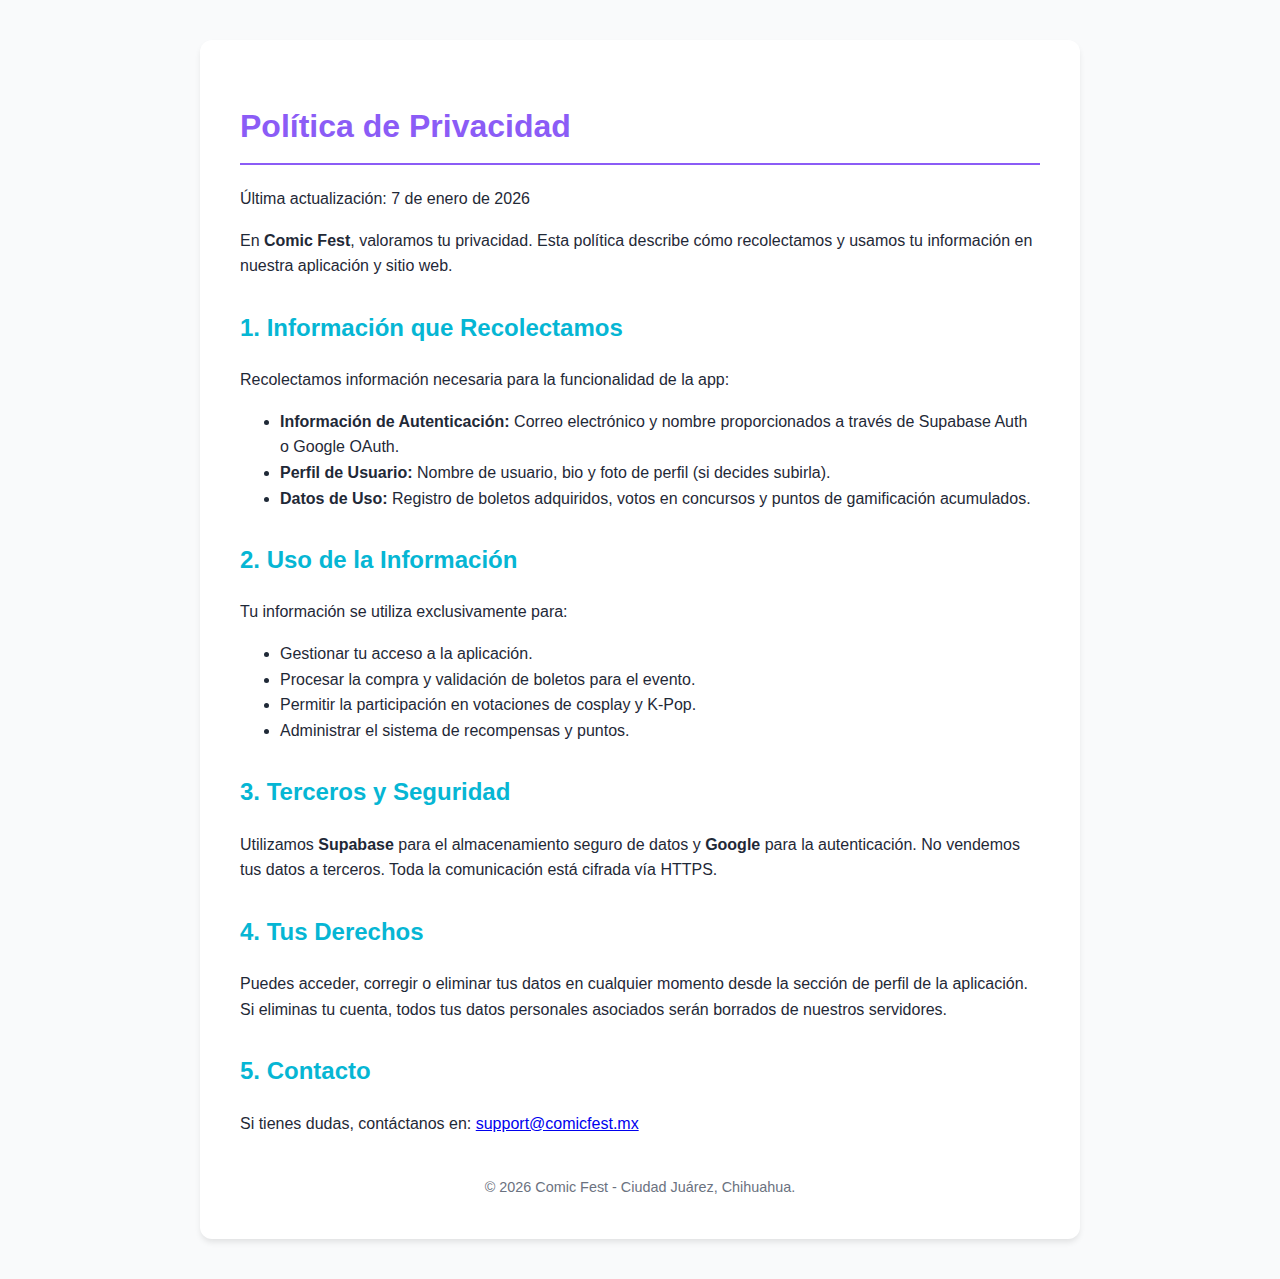
<file: web/privacy.html>
<!DOCTYPE html>
<html lang="es">

<head>
    <meta charset="UTF-8">
    <meta name="viewport" content="width=device-width, initial-scale=1.0">
    <title>Política de Privacidad - Comic Fest</title>
    <style>
        :root {
            --primary: #8B5CF6;
            --secondary: #06B6D4;
            --bg: #f9fafb;
            --text: #1f2937;
        }

        body {
            font-family: 'Segoe UI', Tahoma, Geneva, Verdana, sans-serif;
            line-height: 1.6;
            color: var(--text);
            background-color: var(--bg);
            margin: 0;
            padding: 0;
        }

        .container {
            max-width: 800px;
            margin: 40px auto;
            background: white;
            padding: 40px;
            border-radius: 12px;
            box-shadow: 0 4px 6px -1px rgba(0, 0, 0, 0.1);
        }

        h1 {
            color: var(--primary);
            border-bottom: 2px solid var(--primary);
            padding-bottom: 10px;
        }

        h2 {
            color: var(--secondary);
            margin-top: 30px;
        }

        footer {
            text-align: center;
            margin-top: 40px;
            font-size: 0.9em;
            color: #6b7280;
        }
    </style>
</head>

<body>
    <div class="container">
        <h1>Política de Privacidad</h1>
        <p>Última actualización: 7 de enero de 2026</p>

        <p>En <strong>Comic Fest</strong>, valoramos tu privacidad. Esta política describe cómo recolectamos y usamos tu
            información en nuestra aplicación y sitio web.</p>

        <h2>1. Información que Recolectamos</h2>
        <p>Recolectamos información necesaria para la funcionalidad de la app:</p>
        <ul>
            <li><strong>Información de Autenticación:</strong> Correo electrónico y nombre proporcionados a través de
                Supabase Auth o Google OAuth.</li>
            <li><strong>Perfil de Usuario:</strong> Nombre de usuario, bio y foto de perfil (si decides subirla).</li>
            <li><strong>Datos de Uso:</strong> Registro de boletos adquiridos, votos en concursos y puntos de
                gamificación acumulados.</li>
        </ul>

        <h2>2. Uso de la Información</h2>
        <p>Tu información se utiliza exclusivamente para:</p>
        <ul>
            <li>Gestionar tu acceso a la aplicación.</li>
            <li>Procesar la compra y validación de boletos para el evento.</li>
            <li>Permitir la participación en votaciones de cosplay y K-Pop.</li>
            <li>Administrar el sistema de recompensas y puntos.</li>
        </ul>

        <h2>3. Terceros y Seguridad</h2>
        <p>Utilizamos <strong>Supabase</strong> para el almacenamiento seguro de datos y <strong>Google</strong> para la
            autenticación. No vendemos tus datos a terceros. Toda la comunicación está cifrada vía HTTPS.</p>

        <h2>4. Tus Derechos</h2>
        <p>Puedes acceder, corregir o eliminar tus datos en cualquier momento desde la sección de perfil de la
            aplicación. Si eliminas tu cuenta, todos tus datos personales asociados serán borrados de nuestros
            servidores.</p>

        <h2>5. Contacto</h2>
        <p>Si tienes dudas, contáctanos en: <a href="mailto:support@comicfest.mx">support@comicfest.mx</a></p>

        <footer>
            &copy; 2026 Comic Fest - Ciudad Juárez, Chihuahua.
        </footer>
    </div>
</body>

</html>
</file>
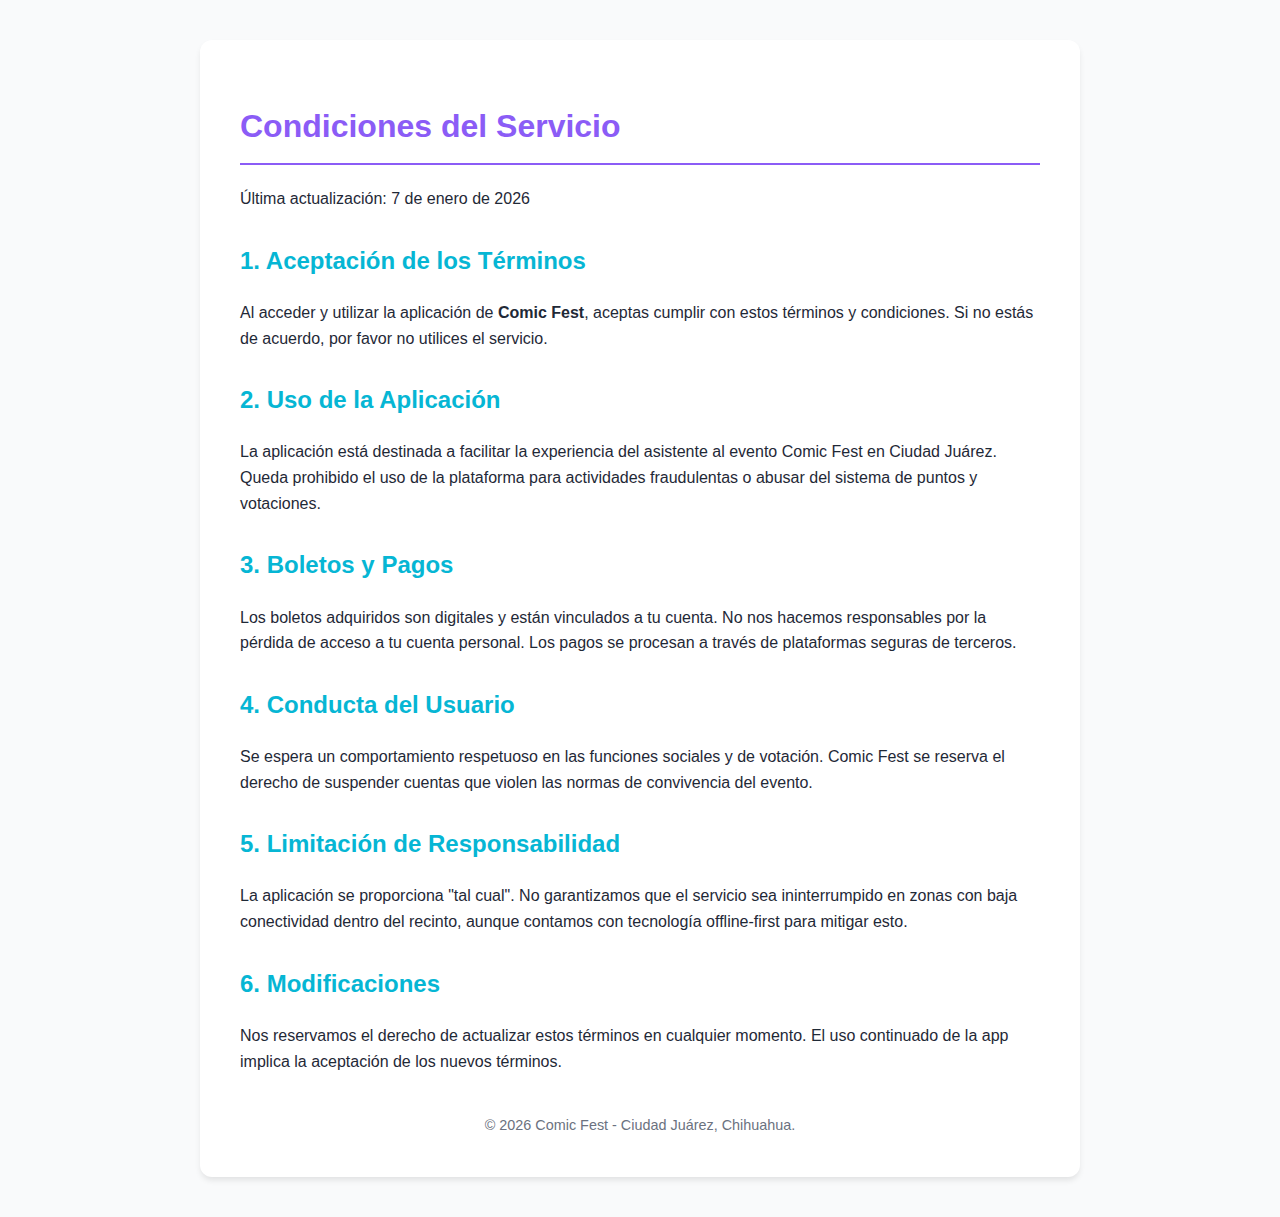
<file: web/terms.html>
<!DOCTYPE html>
<html lang="es">

<head>
    <meta charset="UTF-8">
    <meta name="viewport" content="width=device-width, initial-scale=1.0">
    <title>Condiciones del Servicio - Comic Fest</title>
    <style>
        :root {
            --primary: #8B5CF6;
            --secondary: #06B6D4;
            --bg: #f9fafb;
            --text: #1f2937;
        }

        body {
            font-family: 'Segoe UI', Tahoma, Geneva, Verdana, sans-serif;
            line-height: 1.6;
            color: var(--text);
            background-color: var(--bg);
            margin: 0;
            padding: 0;
        }

        .container {
            max-width: 800px;
            margin: 40px auto;
            background: white;
            padding: 40px;
            border-radius: 12px;
            box-shadow: 0 4px 6px -1px rgba(0, 0, 0, 0.1);
        }

        h1 {
            color: var(--primary);
            border-bottom: 2px solid var(--primary);
            padding-bottom: 10px;
        }

        h2 {
            color: var(--secondary);
            margin-top: 30px;
        }

        footer {
            text-align: center;
            margin-top: 40px;
            font-size: 0.9em;
            color: #6b7280;
        }
    </style>
</head>

<body>
    <div class="container">
        <h1>Condiciones del Servicio</h1>
        <p>Última actualización: 7 de enero de 2026</p>

        <h2>1. Aceptación de los Términos</h2>
        <p>Al acceder y utilizar la aplicación de <strong>Comic Fest</strong>, aceptas cumplir con estos términos y
            condiciones. Si no estás de acuerdo, por favor no utilices el servicio.</p>

        <h2>2. Uso de la Aplicación</h2>
        <p>La aplicación está destinada a facilitar la experiencia del asistente al evento Comic Fest en Ciudad Juárez.
            Queda prohibido el uso de la plataforma para actividades fraudulentas o abusar del sistema de puntos y
            votaciones.</p>

        <h2>3. Boletos y Pagos</h2>
        <p>Los boletos adquiridos son digitales y están vinculados a tu cuenta. No nos hacemos responsables por la
            pérdida de acceso a tu cuenta personal. Los pagos se procesan a través de plataformas seguras de terceros.
        </p>

        <h2>4. Conducta del Usuario</h2>
        <p>Se espera un comportamiento respetuoso en las funciones sociales y de votación. Comic Fest se reserva el
            derecho de suspender cuentas que violen las normas de convivencia del evento.</p>

        <h2>5. Limitación de Responsabilidad</h2>
        <p>La aplicación se proporciona "tal cual". No garantizamos que el servicio sea ininterrumpido en zonas con baja
            conectividad dentro del recinto, aunque contamos con tecnología offline-first para mitigar esto.</p>

        <h2>6. Modificaciones</h2>
        <p>Nos reservamos el derecho de actualizar estos términos en cualquier momento. El uso continuado de la app
            implica la aceptación de los nuevos términos.</p>

        <footer>
            &copy; 2026 Comic Fest - Ciudad Juárez, Chihuahua.
        </footer>
    </div>
</body>

</html>
</file>
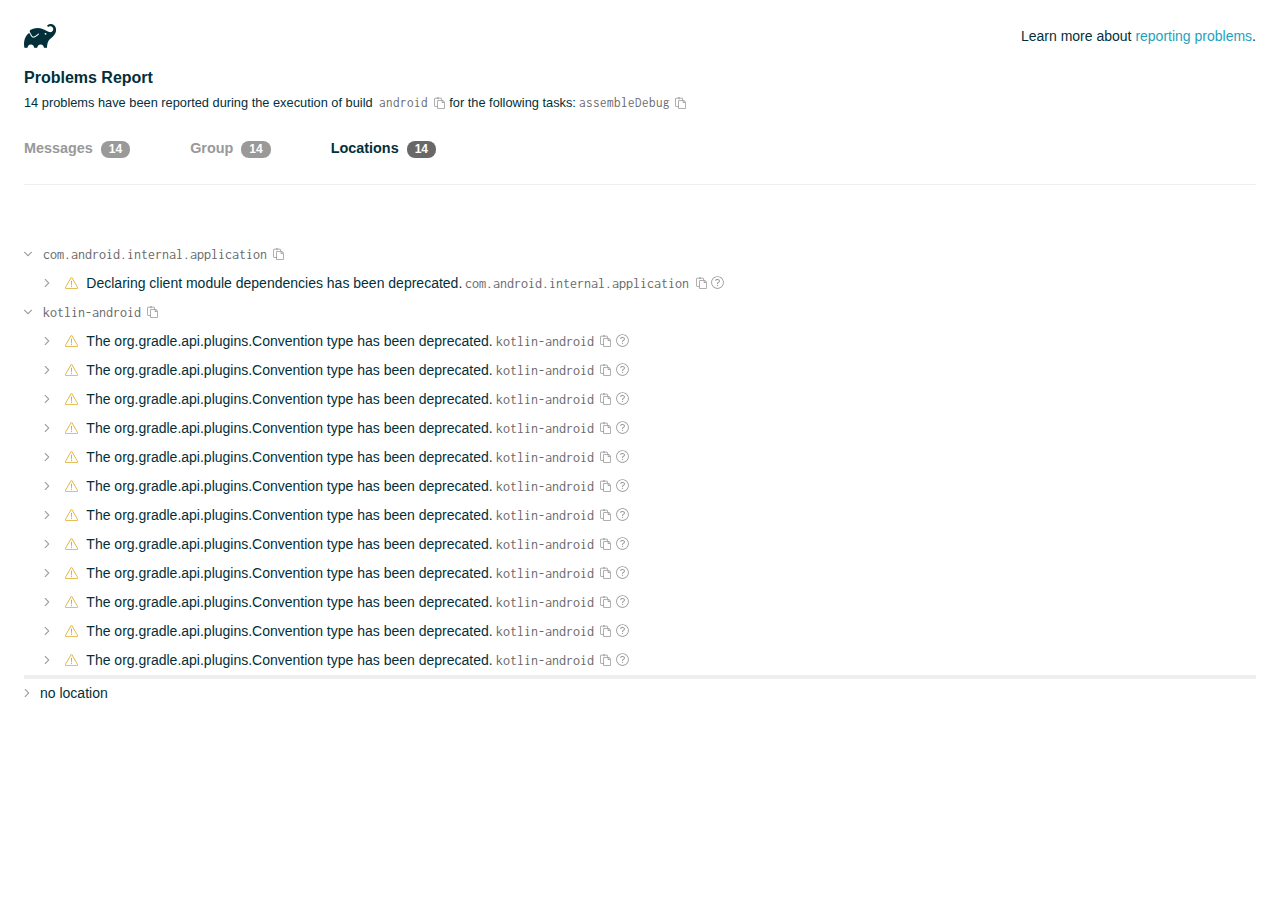
<file: android/build/reports/problems/problems-report.html>
<!DOCTYPE html>

<html lang="en">
<head>
    <!-- Required meta tags -->
    <meta charset="utf-8">
    <meta name="viewport" content="width=device-width, initial-scale=1, shrink-to-fit=no">

                    <style type="text/css">
                /*! normalize.css v7.0.0 | MIT License | github.com/necolas/normalize.css */
html {
    line-height: 1.15;
    -ms-text-size-adjust: 100%;
    -webkit-text-size-adjust: 100%
}

body {
    margin: 0
}

article, aside, footer, header, nav, section {
    display: block
}

h1 {
    font-size: 2em;
    margin: .67em 0
}

figcaption, figure, main {
    display: block
}

figure {
    margin: 1em 40px
}

hr {
    box-sizing: content-box;
    height: 0;
    overflow: visible
}

pre {
    font-family: monospace, monospace;
    font-size: 1em
}

a {
    background-color: transparent;
    -webkit-text-decoration-skip: objects
}

abbr[title] {
    border-bottom: none;
    text-decoration: underline;
    text-decoration: underline dotted
}

b, strong {
    font-weight: inherit
}

b, strong {
    font-weight: bolder
}

code, kbd, samp {
    font-family: monospace, monospace;
    font-size: 1em
}

dfn {
    font-style: italic
}

mark {
    background-color: #ff0;
    color: #000
}

small {
    font-size: 80%
}

sub, sup {
    font-size: 75%;
    line-height: 0;
    position: relative;
    vertical-align: baseline
}

sub {
    bottom: -.25em
}

sup {
    top: -.5em
}

audio, video {
    display: inline-block
}

audio:not([controls]) {
    display: none;
    height: 0
}

img {
    border-style: none
}

svg:not(:root) {
    overflow: hidden
}

button, input, optgroup, select, textarea {
    font-family: sans-serif;
    font-size: 100%;
    line-height: 1.15;
    margin: 0
}

button, input {
    overflow: visible
}

button, select {
    text-transform: none
}

[type=reset], [type=submit], button, html [type=button] {
    -webkit-appearance: button
}

[type=button]::-moz-focus-inner, [type=reset]::-moz-focus-inner, [type=submit]::-moz-focus-inner, button::-moz-focus-inner {
    border-style: none;
    padding: 0
}

[type=button]:-moz-focusring, [type=reset]:-moz-focusring, [type=submit]:-moz-focusring, button:-moz-focusring {
    outline: 1px dotted ButtonText
}

fieldset {
    padding: .35em .75em .625em
}

legend {
    box-sizing: border-box;
    color: inherit;
    display: table;
    max-width: 100%;
    padding: 0;
    white-space: normal
}

progress {
    display: inline-block;
    vertical-align: baseline
}

textarea {
    overflow: auto
}

[type=checkbox], [type=radio] {
    box-sizing: border-box;
    padding: 0
}

[type=number]::-webkit-inner-spin-button, [type=number]::-webkit-outer-spin-button {
    height: auto
}

[type=search] {
    -webkit-appearance: textfield;
    outline-offset: -2px
}

[type=search]::-webkit-search-cancel-button, [type=search]::-webkit-search-decoration {
    -webkit-appearance: none
}

::-webkit-file-upload-button {
    -webkit-appearance: button;
    font: inherit
}

details, menu {
    display: block
}

summary {
    display: list-item
}

canvas {
    display: inline-block
}

template {
    display: none
}

[hidden] {
    display: none
}

/* configuration cache styles */

.report-wrapper {
    margin: 0;
    padding: 0 24px;
}

.gradle-logo {
    width: 32px;
    height: 24px;
    background-image: url("[data-uri]");
    background-size: contain;
}

.header {
    display: flex;
    flex-wrap: wrap;
    position: fixed;
    top: 0;
    left: 0;
    width: 100%;
    padding: 24px 24px 0 24px;
    background-color: white;
    z-index: 1;
}

.learn-more {
    margin-left: auto;
    align-self: center;
    font-size: 0.875rem;
    font-weight: normal;
}

.title {
    display: flex;
    align-items: center;
    padding: 18px 0 24px 0;
    flex: 1 0 100%;
}

.content {
    font-size: 0.875rem;
    padding: 240px 0 48px;
    overflow-x: auto;
    white-space: nowrap;
}

.content ol:first-of-type {
    margin: 0;
}

.tree-btn {
    cursor: pointer;
    display: inline-block;
    width: 16px;
    height: 16px;
    background-size: contain;
    background-repeat: no-repeat;
    vertical-align: middle;
    margin-top: -0.2em;
}

.tree-btn.collapsed {
    background-image: url('data:image/svg+xml;utf8,<svg xmlns="http://www.w3.org/2000/svg" viewBox="0 0 192 512"><path d="M166.9 264.5l-117.8 116c-4.7 4.7-12.3 4.7-17 0l-7.1-7.1c-4.7-4.7-4.7-12.3 0-17L127.3 256 25.1 155.6c-4.7-4.7-4.7-12.3 0-17l7.1-7.1c4.7-4.7 12.3-4.7 17 0l117.8 116c4.6 4.7 4.6 12.3-.1 17z" fill="%23999999" stroke="%23999999"/></svg>');
}

.tree-btn.expanded {
    background-image: url('data:image/svg+xml;utf8,<svg xmlns="http://www.w3.org/2000/svg" viewBox="0 0 256 512"><path d="M119.5 326.9L3.5 209.1c-4.7-4.7-4.7-12.3 0-17l7.1-7.1c4.7-4.7 12.3-4.7 17 0L128 287.3l100.4-102.2c4.7-4.7 12.3-4.7 17 0l7.1 7.1c4.7 4.7 4.7 12.3 0 17L136.5 327c-4.7 4.6-12.3 4.6-17-.1z" fill="%23999999" stroke="%23999999"/></svg>');
}

ul .tree-btn {
    margin-right: 3px;
}

.leaf-icon {
    display: inline-block;
    width: 16px;
    height: 16px;
    background-image: url('data:image/svg+xml;utf8,<svg xmlns="http://www.w3.org/2000/svg" viewBox="0 0 256 512"><path d="M32 256 H224" stroke="%23999999" stroke-width="48" stroke-linecap="round"/></svg>');
    background-size: contain;
    background-repeat: no-repeat;
    vertical-align: middle;
    margin-top: -0.2em;
}

.invisible-text {
    user-select: all; /* Allow the text to be selectable */
    color: transparent; /* Hide the text */
    text-indent: -9999px; /* Move the text out of view */
    position: relative;
    white-space: pre; /* Preserve meaningful whitespace in the invisible text for copying */
}

.text-for-copy {
    display: inline-block;
}

.enum-icon {
    display: inline-block;
    width: 16px;
    height: 16px;
    background-image: url('data:image/svg+xml;utf8,<svg xmlns="http://www.w3.org/2000/svg" viewBox="0 0 1024 1024"><circle cx="512" cy="512" r="200" /></svg>');
    background-size: contain;
    background-repeat: no-repeat;
    vertical-align: middle;
    margin-inline-start: 0.5ex;
    margin-inline-end: 0.5ex;
    margin-top: -0.2em;
}

.error-icon {
    display: inline-block;
    width: 16px;
    height: 16px;
    background-image: url('data:image/svg+xml;utf8,<svg xmlns="http://www.w3.org/2000/svg" viewBox="0 0 320 512"><path d="M193.94 256L296.5 153.44l21.15-21.15c3.12-3.12 3.12-8.19 0-11.31l-22.63-22.63c-3.12-3.12-8.19-3.12-11.31 0L160 222.06 36.29 98.34c-3.12-3.12-8.19-3.12-11.31 0L2.34 120.97c-3.12 3.12-3.12 8.19 0 11.31L126.06 256 2.34 379.71c-3.12 3.12-3.12 8.19 0 11.31l22.63 22.63c3.12 3.12 8.19 3.12 11.31 0L160 289.94 262.56 392.5l21.15 21.15c3.12 3.12 8.19 3.12 11.31 0l22.63-22.63c3.12-3.12 3.12-8.19 0-11.31L193.94 256z" fill="%23FC461E" stroke="%23FC461E"/></svg>');
    background-size: contain;
    background-repeat: no-repeat;
    vertical-align: middle;
    margin-inline-start: 0.5ex;
    margin-inline-end: 0.5ex;
    margin-top: -0.2em;
}

.advice-icon {
    display: inline-block;
    width: 16px;
    height: 16px;
    background-image: url('data:image/svg+xml;utf8,<svg width="800px" height="800px" viewBox="-4.93 0 122.88 122.88" version="1.1" id="Layer_1" xmlns="http://www.w3.org/2000/svg" xmlns:xlink="http://www.w3.org/1999/xlink"  style="enable-background:new 0 0 113.01 122.88" xml:space="preserve"><g><path d="M44.13,102.06c-1.14,0.03-2.14-0.81-2.3-1.96c-0.17-1.2,0.64-2.31,1.82-2.54c-1.3-7.37-4.85-11.43-8.6-15.72 c-2.92-3.34-5.95-6.81-8.34-11.92c-2.35-5.03-3.64-10.23-3.6-15.63c0.05-5.4,1.42-10.96,4.4-16.71c0.02-0.04,0.04-0.07,0.06-0.11 l0,0c3.91-6.62,9.38-11.04,15.47-13.52c5.11-2.09,10.66-2.8,16.1-2.3c5.42,0.5,10.73,2.2,15.37,4.94 c5.9,3.49,10.75,8.67,13.42,15.21c1.44,3.54,2.42,7.49,2.54,11.82c0.12,4.31-0.62,8.96-2.61,13.88 c-2.66,6.59-6.18,10.68-9.47,14.51c-3.03,3.53-5.85,6.81-7.42,11.84c0.89,0.21,1.59,0.94,1.73,1.9c0.17,1.24-0.7,2.39-1.94,2.56 l-0.77,0.11c-0.14,1.09-0.23,2.26-0.27,3.51l0.25-0.04c1.24-0.17,2.39,0.7,2.56,1.94c0.17,1.24-0.7,2.39-1.94,2.56l-0.78,0.11 c0.01,0.15,0.02,0.3,0.03,0.45l0,0c0.07,0.88,0.08,1.73,0.03,2.54l0.13-0.02c1.25-0.15,2.38,0.74,2.54,1.98 c0.15,1.25-0.74,2.38-1.98,2.54l-1.68,0.21c-1.2,3.11-3.34,5.48-5.87,6.94c-1.74,1.01-3.67,1.59-5.61,1.71 c-1.97,0.12-3.96-0.25-5.78-1.13c-2.08-1.02-3.94-2.71-5.29-5.14c-0.65-0.33-1.13-0.97-1.23-1.75c-0.04-0.31-0.01-0.61,0.07-0.89 c-0.39-1.16-0.68-2.43-0.87-3.83l-0.07,0.01c-1.24,0.17-2.39-0.7-2.56-1.94c-0.17-1.24,0.7-2.39,1.94-2.56l0.54-0.08 C44.19,104.32,44.18,103.16,44.13,102.06L44.13,102.06z M2.18,58.86C1.01,58.89,0.04,57.98,0,56.81c-0.04-1.17,0.88-2.14,2.05-2.18 l8.7-0.3c1.17-0.04,2.14,0.88,2.18,2.05c0.04,1.17-0.88,2.14-2.05,2.18L2.18,58.86L2.18,58.86z M110.68,50.25 c1.16-0.12,2.2,0.73,2.32,1.89c0.12,1.16-0.73,2.2-1.89,2.32l-8.66,0.91c-1.16,0.12-2.2-0.73-2.32-1.89 c-0.12-1.16,0.73-2.2,1.89-2.32L110.68,50.25L110.68,50.25z M94.91,14.78c0.65-0.97,1.96-1.23,2.93-0.58 c0.97,0.65,1.23,1.96,0.58,2.93l-4.84,7.24c-0.65,0.97-1.96,1.23-2.93,0.58c-0.97-0.65-1.23-1.96-0.58-2.93L94.91,14.78 L94.91,14.78z M57.63,2.06c0.03-1.17,1-2.09,2.16-2.06c1.17,0.03,2.09,1,2.06,2.16l-0.22,8.7c-0.03,1.17-1,2.09-2.16,2.06 c-1.17-0.03-2.09-1-2.06-2.16L57.63,2.06L57.63,2.06z M13.88,15.53c-0.86-0.8-0.9-2.14-0.11-2.99c0.8-0.86,2.14-0.9,2.99-0.11 l6.37,5.94c0.86,0.8,0.9,2.14,0.11,2.99c-0.8,0.86-2.14,0.9-2.99,0.11L13.88,15.53L13.88,15.53z M47.88,96.95l18.49-2.63 c1.59-6.7,5.05-10.73,8.8-15.08c3.08-3.58,6.36-7.4,8.76-13.34c1.76-4.35,2.41-8.43,2.31-12.19c-0.1-3.75-0.96-7.21-2.24-10.34 c-2.3-5.63-6.51-10.11-11.65-13.15c-4.11-2.43-8.8-3.94-13.59-4.37c-4.77-0.44-9.64,0.19-14.13,2.02 c-5.26,2.15-9.99,5.97-13.39,11.72c-2.64,5.12-3.86,10.02-3.9,14.73c-0.04,4.74,1.11,9.33,3.2,13.8c2.13,4.56,4.97,7.8,7.69,10.92 C42.47,83.9,46.48,88.49,47.88,96.95L47.88,96.95z M65.62,99.02l-17.27,2.45c0.05,1.1,0.07,2.25,0.05,3.47l17.05-2.42 C65.47,101.29,65.52,100.12,65.62,99.02L65.62,99.02z M48.49,109.52c0.12,0.92,0.3,1.76,0.53,2.54l16.55-2.04 c0.11-0.86,0.13-1.77,0.05-2.74l0,0l0-0.02l-0.01-0.17L48.49,109.52L48.49,109.52z M51.37,116.36c0.64,0.67,1.35,1.19,2.1,1.55 c1.15,0.56,2.42,0.79,3.67,0.72c1.29-0.08,2.57-0.47,3.74-1.15c1.1-0.64,2.09-1.53,2.88-2.65L51.37,116.36L51.37,116.36z"/></g></svg>');
    background-size: contain;
    background-repeat: no-repeat;
    vertical-align: middle;
    margin-inline-start: 0.5ex;
    margin-inline-end: 0.5ex;
    margin-top: -0.2em;
}

.warning-icon {
    display: inline-block;
    width: 13px;
    height: 13px;
    background-image: url('data:image/svg+xml;utf8,<svg xmlns="http://www.w3.org/2000/svg" viewBox="0 0 576 512"><path d="M270.2 160h35.5c3.4 0 6.1 2.8 6 6.2l-7.5 196c-.1 3.2-2.8 5.8-6 5.8h-20.5c-3.2 0-5.9-2.5-6-5.8l-7.5-196c-.1-3.4 2.6-6.2 6-6.2zM288 388c-15.5 0-28 12.5-28 28s12.5 28 28 28 28-12.5 28-28-12.5-28-28-28zm281.5 52L329.6 24c-18.4-32-64.7-32-83.2 0L6.5 440c-18.4 31.9 4.6 72 41.6 72H528c36.8 0 60-40 41.5-72zM528 480H48c-12.3 0-20-13.3-13.9-24l240-416c6.1-10.6 21.6-10.7 27.7 0l240 416c6.2 10.6-1.5 24-13.8 24z" fill="%23DEAD22" stroke="%23DEAD22"/></svg>');
    background-size: contain;
    background-repeat: no-repeat;
    vertical-align: middle;
    margin-inline-start: 0.3ex;
    margin-inline-end: 1.1ex;
    margin-top: -0.1em;
}

.documentation-button {
    cursor: pointer;
    display: inline-block;
    width: 13px;
    height: 13px;
    background-image: url('data:image/svg+xml;utf8,<svg xmlns="http://www.w3.org/2000/svg" viewBox="0 0 512 512"><path d="M256 340c-15.464 0-28 12.536-28 28s12.536 28 28 28 28-12.536 28-28-12.536-28-28-28zm7.67-24h-16c-6.627 0-12-5.373-12-12v-.381c0-70.343 77.44-63.619 77.44-107.408 0-20.016-17.761-40.211-57.44-40.211-29.144 0-44.265 9.649-59.211 28.692-3.908 4.98-11.054 5.995-16.248 2.376l-13.134-9.15c-5.625-3.919-6.86-11.771-2.645-17.177C185.658 133.514 210.842 116 255.67 116c52.32 0 97.44 29.751 97.44 80.211 0 67.414-77.44 63.849-77.44 107.408V304c0 6.627-5.373 12-12 12zM256 40c118.621 0 216 96.075 216 216 0 119.291-96.61 216-216 216-119.244 0-216-96.562-216-216 0-119.203 96.602-216 216-216m0-32C119.043 8 8 119.083 8 256c0 136.997 111.043 248 248 248s248-111.003 248-248C504 119.083 392.957 8 256 8z" fill="%23999999" stroke="%23999999"/></svg>');
    background-size: contain;
    background-repeat: no-repeat;
    vertical-align: middle;
    margin-inline-start: 0.5ex;
    margin-inline-end: 0.5ex;
    margin-top: -0.2em;
}

.documentation-button::selection {
    color: transparent;
}

.documentation-button:hover {
    color: transparent;
}

.copy-button {
    cursor: pointer;
    display: inline-block;
    width: 12px;
    height: 12px;
    background-image: url('data:image/svg+xml;utf8,<svg xmlns="http://www.w3.org/2000/svg" viewBox="0 0 448 512"><path d="M433.941 193.941l-51.882-51.882A48 48 0 0 0 348.118 128H320V80c0-26.51-21.49-48-48-48h-66.752C198.643 13.377 180.858 0 160 0s-38.643 13.377-45.248 32H48C21.49 32 0 53.49 0 80v288c0 26.51 21.49 48 48 48h80v48c0 26.51 21.49 48 48 48h224c26.51 0 48-21.49 48-48V227.882a48 48 0 0 0-14.059-33.941zm-22.627 22.627a15.888 15.888 0 0 1 4.195 7.432H352v-63.509a15.88 15.88 0 0 1 7.431 4.195l51.883 51.882zM160 30c9.941 0 18 8.059 18 18s-8.059 18-18 18-18-8.059-18-18 8.059-18 18-18zM48 384c-8.822 0-16-7.178-16-16V80c0-8.822 7.178-16 16-16h66.752c6.605 18.623 24.389 32 45.248 32s38.643-13.377 45.248-32H272c8.822 0 16 7.178 16 16v48H176c-26.51 0-48 21.49-48 48v208H48zm352 96H176c-8.822 0-16-7.178-16-16V176c0-8.822 7.178-16 16-16h144v72c0 13.2 10.8 24 24 24h72v208c0 8.822-7.178 16-16 16z" fill="%23999999" stroke="%23999999"/></svg>');
    background-size: contain;
    background-repeat: no-repeat;
    vertical-align: middle;
    margin-inline-start: 0.5ex;
    margin-top: -0.2em;
}

.groups{
    display: flex;
    border-bottom: 1px solid #EDEEEF;
    flex: 1 0 100%;
}

.uncategorized {
    display: flex;
    border-top: 4px solid #EDEEEF;
    flex: 1 0 100%;
}

.group-selector {
    padding: 0 52px 24px 0;
    font-size: 0.9rem;
    font-weight: bold;
    color: #999999;
    cursor: pointer;
}

.group-selector__count {
    margin: 0 8px;
    border-radius: 8px;
    background-color: #999;
    color: #fff;
    padding: 1px 8px 2px;
    font-size: 0.75rem;
}

.group-selector--active {
    color: #02303A;
    cursor: auto;
}

.group-selector--active .group-selector__count {
    background-color: #686868;
}

.group-selector--disabled {
    cursor: not-allowed;
}

.accordion-header {
    cursor: pointer;
}

.container {
    padding-left: 0.5em;
    padding-right: 0.5em;
}

.stacktrace {
    border-radius: 4px;
    overflow-x: auto;
    padding: 0.5rem;
    margin-bottom: 0;
    min-width: 1000px;
}

/* Lato (bold, regular) */
@font-face {
    font-display: swap;
    font-family: Lato;
    font-weight: 500;
    font-style: normal;
    src: url("https://assets.gradle.com/lato/fonts/lato-semibold/lato-semibold.woff2") format("woff2"),
    url("https://assets.gradle.com/lato/fonts/lato-semibold/lato-semibold.woff") format("woff");
}

@font-face {
    font-display: swap;
    font-family: Lato;
    font-weight: bold;
    font-style: normal;
    src: url("https://assets.gradle.com/lato/fonts/lato-bold/lato-bold.woff2") format("woff2"),
    url("https://assets.gradle.com/lato/fonts/lato-bold/lato-bold.woff") format("woff");
}

* {
    -webkit-box-sizing: border-box;
    -moz-box-sizing: border-box;
    box-sizing: border-box;
}

html,
body {
    margin: 0;
    padding: 0;
}

html {
    font-family: "Lato", "Helvetica Neue", Arial, sans-serif;
    font-size: 16px;
    font-weight: 400;
    line-height: 1.5;
}

body {
    color: #02303A;
    background-color: #ffffff;
    -webkit-text-size-adjust: 100%;
    -ms-text-size-adjust: 100%;
    -webkit-font-smoothing: antialiased;
}


/* typography */
h1, h2, h3, h4, h5, h6 {
    color: #02303A;
    text-rendering: optimizeLegibility;
    margin: 0;
}

h1 {
    font-size: 1rem;
}

h2 {
    font-size: 0.9rem;
}

h3 {
    font-size: 1.125rem;
}

h4, h5, h6 {
    font-size: 0.875rem;
}

h1 code {
    font-weight: bold;
}

ul, ol, dl {
    list-style-position: outside;
    line-height: 1.6;
    padding: 0;
    margin: 0 0 0 20px;
    list-style-type: none;
}

li {
    line-height: 2;
}

a {
    color: #1DA2BD;
    text-decoration: none;
    transition: all 0.3s ease, visibility 0s;
}

a:hover {
    color: #35c1e4;
}

/* code */
code, pre {
    font-family: Inconsolata, Monaco, "Courier New", monospace;
    font-style: normal;
    font-variant-ligatures: normal;
    font-variant-caps: normal;
    font-variant-numeric: normal;
    font-variant-east-asian: normal;
    font-weight: normal;
    font-stretch: normal;
    color: #686868;
}

*:not(pre) > code {
    letter-spacing: 0;
    padding: 0.1em 0.5ex;
    text-rendering: optimizeSpeed;
    word-spacing: -0.15em;
    word-wrap: break-word;
}

pre {
    font-size: 0.75rem;
    line-height: 1.8;
    margin-top: 0;
    margin-bottom: 1.5em;
    padding: 1rem;
}

pre code {
    background-color: transparent;
    color: inherit;
    line-height: 1.8;
    font-size: 100%;
    padding: 0;
}

a code {
    color: #1BA8CB;
}

pre.code, pre.programlisting, pre.screen, pre.tt {
    background-color: #f7f7f8;
    border-radius: 4px;
    font-size: 1em;
    line-height: 1.45;
    margin-bottom: 1.25em;
    overflow-x: auto;
    padding: 1rem;
}

li em, p em {
    padding: 0 1px;
}

code em, tt em {
    text-decoration: none;
}

code + .copy-button {
    margin-inline-start: 0.2ex;
}

.java-exception {
    font-size: 0.75rem;
    padding-left: 24px;
}

.java-exception ul {
    margin: 0;
    line-height: inherit;
}

.java-exception code {
    white-space: pre;
}

.java-exception-part-toggle {
    user-select: none;
    cursor: pointer;
    border-radius: 2px;
    padding: 0.1em 0.2em;
    background: azure;
    color: #686868;
}

                </style>
    <!-- Inconsolata is used as a default monospace font in the report. -->
    <link rel="stylesheet" href="https://fonts.googleapis.com/css?family=Inconsolata:400,700" />

    <title>Gradle Configuration Cache</title>
</head>
<body>

<div id="playground"></div>

<div class="report" id="report">
    Loading...
</div>

<script type="text/javascript">
function configurationCacheProblems() { return (
// begin-report-data
{"diagnostics":[{"locations":[{"pluginId":"com.android.internal.application"}],"problem":[{"text":"Declaring client module dependencies has been deprecated."}],"severity":"WARNING","problemDetails":[{"text":"This is scheduled to be removed in Gradle 9.0."}],"contextualLabel":"Declaring client module dependencies has been deprecated.","documentationLink":"https://docs.gradle.org/8.12/userguide/upgrading_version_8.html#declaring_client_module_dependencies","problemId":[{"name":"deprecation","displayName":"Deprecation"},{"name":"declaring-client-module-dependencies","displayName":"Declaring client module dependencies has been deprecated."}],"solutions":[[{"text":"Please use component metadata rules instead."}]]},{"locations":[{"pluginId":"kotlin-android"}],"problem":[{"text":"The org.gradle.api.plugins.Convention type has been deprecated."}],"severity":"WARNING","problemDetails":[{"text":"This is scheduled to be removed in Gradle 9.0."}],"contextualLabel":"The org.gradle.api.plugins.Convention type has been deprecated.","documentationLink":"https://docs.gradle.org/8.12/userguide/upgrading_version_8.html#deprecated_access_to_conventions","problemId":[{"name":"deprecation","displayName":"Deprecation"},{"name":"the-org-gradle-api-plugins-convention-type-has-been-deprecated","displayName":"The org.gradle.api.plugins.Convention type has been deprecated."}]},{"locations":[{"pluginId":"kotlin-android"}],"problem":[{"text":"The org.gradle.api.plugins.Convention type has been deprecated."}],"severity":"WARNING","problemDetails":[{"text":"This is scheduled to be removed in Gradle 9.0."}],"contextualLabel":"The org.gradle.api.plugins.Convention type has been deprecated.","documentationLink":"https://docs.gradle.org/8.12/userguide/upgrading_version_8.html#deprecated_access_to_conventions","problemId":[{"name":"deprecation","displayName":"Deprecation"},{"name":"the-org-gradle-api-plugins-convention-type-has-been-deprecated","displayName":"The org.gradle.api.plugins.Convention type has been deprecated."}]},{"locations":[{"pluginId":"kotlin-android"}],"problem":[{"text":"The org.gradle.api.plugins.Convention type has been deprecated."}],"severity":"WARNING","problemDetails":[{"text":"This is scheduled to be removed in Gradle 9.0."}],"contextualLabel":"The org.gradle.api.plugins.Convention type has been deprecated.","documentationLink":"https://docs.gradle.org/8.12/userguide/upgrading_version_8.html#deprecated_access_to_conventions","problemId":[{"name":"deprecation","displayName":"Deprecation"},{"name":"the-org-gradle-api-plugins-convention-type-has-been-deprecated","displayName":"The org.gradle.api.plugins.Convention type has been deprecated."}]},{"locations":[{"pluginId":"kotlin-android"}],"problem":[{"text":"The org.gradle.api.plugins.Convention type has been deprecated."}],"severity":"WARNING","problemDetails":[{"text":"This is scheduled to be removed in Gradle 9.0."}],"contextualLabel":"The org.gradle.api.plugins.Convention type has been deprecated.","documentationLink":"https://docs.gradle.org/8.12/userguide/upgrading_version_8.html#deprecated_access_to_conventions","problemId":[{"name":"deprecation","displayName":"Deprecation"},{"name":"the-org-gradle-api-plugins-convention-type-has-been-deprecated","displayName":"The org.gradle.api.plugins.Convention type has been deprecated."}]},{"locations":[{"pluginId":"kotlin-android"}],"problem":[{"text":"The org.gradle.api.plugins.Convention type has been deprecated."}],"severity":"WARNING","problemDetails":[{"text":"This is scheduled to be removed in Gradle 9.0."}],"contextualLabel":"The org.gradle.api.plugins.Convention type has been deprecated.","documentationLink":"https://docs.gradle.org/8.12/userguide/upgrading_version_8.html#deprecated_access_to_conventions","problemId":[{"name":"deprecation","displayName":"Deprecation"},{"name":"the-org-gradle-api-plugins-convention-type-has-been-deprecated","displayName":"The org.gradle.api.plugins.Convention type has been deprecated."}]},{"locations":[{"pluginId":"kotlin-android"}],"problem":[{"text":"The org.gradle.api.plugins.Convention type has been deprecated."}],"severity":"WARNING","problemDetails":[{"text":"This is scheduled to be removed in Gradle 9.0."}],"contextualLabel":"The org.gradle.api.plugins.Convention type has been deprecated.","documentationLink":"https://docs.gradle.org/8.12/userguide/upgrading_version_8.html#deprecated_access_to_conventions","problemId":[{"name":"deprecation","displayName":"Deprecation"},{"name":"the-org-gradle-api-plugins-convention-type-has-been-deprecated","displayName":"The org.gradle.api.plugins.Convention type has been deprecated."}]},{"locations":[{"pluginId":"kotlin-android"}],"problem":[{"text":"The org.gradle.api.plugins.Convention type has been deprecated."}],"severity":"WARNING","problemDetails":[{"text":"This is scheduled to be removed in Gradle 9.0."}],"contextualLabel":"The org.gradle.api.plugins.Convention type has been deprecated.","documentationLink":"https://docs.gradle.org/8.12/userguide/upgrading_version_8.html#deprecated_access_to_conventions","problemId":[{"name":"deprecation","displayName":"Deprecation"},{"name":"the-org-gradle-api-plugins-convention-type-has-been-deprecated","displayName":"The org.gradle.api.plugins.Convention type has been deprecated."}]},{"locations":[{"pluginId":"kotlin-android"}],"problem":[{"text":"The org.gradle.api.plugins.Convention type has been deprecated."}],"severity":"WARNING","problemDetails":[{"text":"This is scheduled to be removed in Gradle 9.0."}],"contextualLabel":"The org.gradle.api.plugins.Convention type has been deprecated.","documentationLink":"https://docs.gradle.org/8.12/userguide/upgrading_version_8.html#deprecated_access_to_conventions","problemId":[{"name":"deprecation","displayName":"Deprecation"},{"name":"the-org-gradle-api-plugins-convention-type-has-been-deprecated","displayName":"The org.gradle.api.plugins.Convention type has been deprecated."}]},{"locations":[{"pluginId":"kotlin-android"}],"problem":[{"text":"The org.gradle.api.plugins.Convention type has been deprecated."}],"severity":"WARNING","problemDetails":[{"text":"This is scheduled to be removed in Gradle 9.0."}],"contextualLabel":"The org.gradle.api.plugins.Convention type has been deprecated.","documentationLink":"https://docs.gradle.org/8.12/userguide/upgrading_version_8.html#deprecated_access_to_conventions","problemId":[{"name":"deprecation","displayName":"Deprecation"},{"name":"the-org-gradle-api-plugins-convention-type-has-been-deprecated","displayName":"The org.gradle.api.plugins.Convention type has been deprecated."}]},{"locations":[{"pluginId":"kotlin-android"}],"problem":[{"text":"The org.gradle.api.plugins.Convention type has been deprecated."}],"severity":"WARNING","problemDetails":[{"text":"This is scheduled to be removed in Gradle 9.0."}],"contextualLabel":"The org.gradle.api.plugins.Convention type has been deprecated.","documentationLink":"https://docs.gradle.org/8.12/userguide/upgrading_version_8.html#deprecated_access_to_conventions","problemId":[{"name":"deprecation","displayName":"Deprecation"},{"name":"the-org-gradle-api-plugins-convention-type-has-been-deprecated","displayName":"The org.gradle.api.plugins.Convention type has been deprecated."}]},{"locations":[{"pluginId":"kotlin-android"}],"problem":[{"text":"The org.gradle.api.plugins.Convention type has been deprecated."}],"severity":"WARNING","problemDetails":[{"text":"This is scheduled to be removed in Gradle 9.0."}],"contextualLabel":"The org.gradle.api.plugins.Convention type has been deprecated.","documentationLink":"https://docs.gradle.org/8.12/userguide/upgrading_version_8.html#deprecated_access_to_conventions","problemId":[{"name":"deprecation","displayName":"Deprecation"},{"name":"the-org-gradle-api-plugins-convention-type-has-been-deprecated","displayName":"The org.gradle.api.plugins.Convention type has been deprecated."}]},{"locations":[{"pluginId":"kotlin-android"}],"problem":[{"text":"The org.gradle.api.plugins.Convention type has been deprecated."}],"severity":"WARNING","problemDetails":[{"text":"This is scheduled to be removed in Gradle 9.0."}],"contextualLabel":"The org.gradle.api.plugins.Convention type has been deprecated.","documentationLink":"https://docs.gradle.org/8.12/userguide/upgrading_version_8.html#deprecated_access_to_conventions","problemId":[{"name":"deprecation","displayName":"Deprecation"},{"name":"the-org-gradle-api-plugins-convention-type-has-been-deprecated","displayName":"The org.gradle.api.plugins.Convention type has been deprecated."}]},{"problem":[{"text":"Space-assignment syntax in Groovy DSL has been deprecated."}],"severity":"WARNING","problemDetails":[{"text":"This is scheduled to be removed in Gradle 10.0."}],"contextualLabel":"Space-assignment syntax in Groovy DSL has been deprecated.","documentationLink":"https://docs.gradle.org/8.12/userguide/upgrading_version_8.html#groovy_space_assignment_syntax","problemId":[{"name":"deprecation","displayName":"Deprecation"},{"name":"space-assignment-syntax-in-groovy-dsl","displayName":"Space-assignment syntax in Groovy DSL has been deprecated."}],"solutions":[[{"text":"Use assignment ('namespace = <value>') instead."}]]}],"problemsReport":{"totalProblemCount":14,"buildName":"android","requestedTasks":"assembleDebug","documentationLink":"https://docs.gradle.org/8.12/userguide/problems-report.html","documentationLinkCaption":"Problem report","summaries":[]}}
// end-report-data
);}
</script>
                <script type="text/javascript">
                !function(n,t){"object"==typeof exports&&"object"==typeof module?module.exports=t():"function"==typeof define&&define.amd?define([],t):"object"==typeof exports?exports["configuration-cache-report"]=t():n["configuration-cache-report"]=t()}(this,(()=>(({70:function(){void 0===ArrayBuffer.isView&&(ArrayBuffer.isView=function(n){return null!=n&&null!=n.__proto__&&n.__proto__.__proto__===Int8Array.prototype.__proto__}),void 0===Math.imul&&(Math.imul=function(n,t){return(4294901760&n)*(65535&t)+(65535&n)*(0|t)|0}),this["configuration-cache-report"]=function(n){"use strict";var t,r,i,e,u,o,f,s,c,a,h,l,_,v,d,g,w,b,p,m,k,y,q,B,C,x,j,P,I,S,z,E,T,L,N,A,M,F,D,O,R,H,$,G,U,V,Q,Z,Y,W,K,X,J,nn,tn,rn,en,un,on,fn,sn,cn,an,hn,ln,_n,vn,dn,gn,wn,bn,pn,mn,kn,yn,qn,Bn,Cn,xn,jn,Pn,In,Sn,zn=Math.imul,En=ArrayBuffer.isView;function Tn(n,t){if(!(t>=0))throw fu(ie("Requested element count "+t+" is less than zero."));return function(n,t){if(!(t>=0))throw fu(ie("Requested element count "+t+" is less than zero."));if(0===t)return pt();if(t>=n.length)return function(n){switch(n.length){case 0:return pt();case 1:return gr(n[0]);default:return function(n){return Ar(function(n){return new qt(n,!1)}(n))}(n)}}(n);if(1===t)return gr(n[0]);var r=0,i=Nr(),e=0,u=n.length;n:for(;e<u;){var o=n[e];if(e=e+1|0,i.d(o),(r=r+1|0)===t)break n}return i}(n,Wn(n.length-t|0,0))}function Ln(n,t,r,i,e,u,o){return t=t===A?", ":t,r=r===A?"":r,i=i===A?"":i,e=e===A?-1:e,u=u===A?"...":u,o=o===A?null:o,function(n,t,r,i,e,u,o,f){r=r===A?", ":r,i=i===A?"":i,e=e===A?"":e,u=u===A?-1:u,o=o===A?"...":o,f=f===A?null:f,t.e(i);var s=0,c=0,a=n.length;n:for(;c<a;){var h=n[c];if(c=c+1|0,(s=s+1|0)>1&&t.e(r),!(u<0||s<=u))break n;Qt(t,h,f)}return u>=0&&s>u&&t.e(o),t.e(e),t}(n,bi(),t,r,i,e,u,o).toString()}function Nn(n){return n.length-1|0}function An(n,t){if(null==t){var r=0,i=n.length-1|0;if(r<=i)do{var e=r;if(r=r+1|0,null==n[e])return e}while(r<=i)}else{var u=0,o=n.length-1|0;if(u<=o)do{var f=u;if(u=u+1|0,oe(t,n[f]))return f}while(u<=o)}return-1}function Mn(n,t,r,i,e,u,o){return t=t===A?", ":t,r=r===A?"":r,i=i===A?"":i,e=e===A?-1:e,u=u===A?"...":u,o=o===A?null:o,Fn(n,bi(),t,r,i,e,u,o).toString()}function Fn(n,t,r,i,e,u,o,f){r=r===A?", ":r,i=i===A?"":i,e=e===A?"":e,u=u===A?-1:u,o=o===A?"...":o,f=f===A?null:f,t.e(i);var s=0,c=n.f();n:for(;c.g();){var a=c.h();if((s=s+1|0)>1&&t.e(r),!(u<0||s<=u))break n;Qt(t,a,f)}return u>=0&&s>u&&t.e(o),t.e(e),t}function Dn(n){if(n.i())throw mu("List is empty.");return n.j(0)}function On(n){return new Yn(n)}function Rn(n){if(Ue(n,Ti)){var t;switch(n.k()){case 0:t=pt();break;case 1:t=gr(Ue(n,Ei)?n.j(0):n.f().h());break;default:t=Hn(n)}return t}return mt(Vn(n))}function Hn(n){return Ar(n)}function $n(n){if(Ue(n,Ti)&&n.k()<=1)return Rn(n);var t=Vn(n);return function(n){var t=(n.k()/2|0)-1|0;if(t<0)return lr();var r=kt(n),i=0;if(i<=t)do{var e=i;i=i+1|0;var u=n.j(e);n.f4(e,n.j(r)),n.f4(r,u),r=r-1|0}while(e!==t)}(t),t}function Gn(n,t){if(!(t>=0))throw fu(ie("Requested element count "+t+" is less than zero."));return function(n,t){if(!(t>=0))throw fu(ie("Requested element count "+t+" is less than zero."));if(0===t)return pt();if(Ue(n,Ti)){if(t>=n.k())return Rn(n);if(1===t)return gr(function(n){if(Ue(n,Ei))return Dn(n);var t=n.f();if(!t.g())throw mu("Collection is empty.");return t.h()}(n))}var r=0,i=Nr(),e=n.f();n:for(;e.g();){var u=e.h();if(i.d(u),(r=r+1|0)===t)break n}return mt(i)}(n,Wn(n.k()-t|0,0))}function Un(n,t){if(!(t>=0))throw fu(ie("Requested element count "+t+" is less than zero."));if(0===t)return pt();var r=n.k();if(t>=r)return Rn(n);if(1===t)return gr(Qn(n));var i=Nr();if(Ue(n,li)){var e=r-t|0;if(e<r)do{var u=e;e=e+1|0,i.d(n.j(u))}while(e<r)}else for(var o=n.l(r-t|0);o.g();){var f=o.h();i.d(f)}return i}function Vn(n){return Ue(n,Ti)?Hn(n):Zn(n,Lr())}function Qn(n){if(n.i())throw mu("List is empty.");return n.j(kt(n))}function Zn(n,t){for(var r=n.f();r.g();){var i=r.h();t.d(i)}return t}function Yn(n){this.n_1=n}function Wn(n,t){return n<t?t:n}function Kn(n,t){return n>t?t:n}function Xn(n,t){return Ut().q(n,t,-1)}function Jn(n,t){return new Et(n,t)}function nt(n){var t=n.f();if(!t.g())return pt();var r=t.h();if(!t.g())return gr(r);var i=Lr();for(i.d(r);t.g();)i.d(t.h());return i}function tt(n){this.r_1=n}function rt(n,t){this.s_1=n,this.t_1=t}function it(){}function et(n){this.x_1=n,this.w_1=0}function ut(n,t){this.a1_1=n,et.call(this,n),ft().b1(t,this.a1_1.k()),this.w_1=t}function ot(){t=this}function ft(){return null==t&&new ot,t}function st(){ft(),it.call(this)}function ct(n){this.h1_1=n}function at(n,t){return t===n?"(this Map)":Oi(t)}function ht(n,t){var r;n:{for(var i=n.o().f();i.g();){var e=i.h();if(oe(e.j1(),t)){r=e;break n}}r=null}return r}function lt(){r=this}function _t(){return null==r&&new lt,r}function vt(n){this.q1_1=n,it.call(this)}function dt(){_t(),this.n1_1=null,this.o1_1=null}function gt(){i=this}function wt(){return null==i&&new gt,i}function bt(n){return n.length>0?nu(n):pt()}function pt(){return null==e&&new yt,e}function mt(n){switch(n.k()){case 0:return pt();case 1:return gr(n.j(0));default:return n}}function kt(n){return n.k()-1|0}function yt(){e=this,this.z1_1=new de(-1478467534,-1720727600)}function qt(n,t){this.b2_1=n,this.c2_1=t}function Bt(){u=this}function Ct(){return null==u&&new Bt,u}function xt(n,t){return Ue(n,Ti)?n.k():t}function jt(n,t){if(Ue(t,Ti))return n.m(t);for(var r=!1,i=t.f();i.g();){var e=i.h();n.d(e)&&(r=!0)}return r}function Pt(){}function It(n,t){this.h2_1=n,this.g2_1=n.i2_1.l(function(n,t){if(!(0<=t&&t<=n.k()))throw cu("Position index "+t+" must be in range ["+Oe(0,n.k())+"].");return n.k()-t|0}(n,t))}function St(n){st.call(this),this.i2_1=n}function zt(n){this.k2_1=n,this.j2_1=n.l2_1.f()}function Et(n,t){this.l2_1=n,this.m2_1=t}function Tt(n){for(;n.n2_1.g();){var t=n.n2_1.h();if(n.q2_1.t2_1(t)===n.q2_1.s2_1)return n.p2_1=t,n.o2_1=1,lr()}n.o2_1=0}function Lt(n){this.q2_1=n,this.n2_1=n.r2_1.f(),this.o2_1=-1,this.p2_1=null}function Nt(n,t,r){t=t===A||t,this.r2_1=n,this.s2_1=t,this.t2_1=r}function At(){return null==o&&new Mt,o}function Mt(){o=this,this.u2_1=new de(1993859828,793161749)}function Ft(n,t,r){return Dt(Dt(n,r)-Dt(t,r)|0,r)}function Dt(n,t){var r=n%t|0;return r>=0?r:r+t|0}function Ot(){f=this,this.p_1=new Ht(1,0)}function Rt(){return null==f&&new Ot,f}function Ht(n,t){Rt(),Vt.call(this,n,t,1)}function $t(n,t,r){Pt.call(this),this.d3_1=r,this.e3_1=t,this.f3_1=this.d3_1>0?n<=t:n>=t,this.g3_1=this.f3_1?n:this.e3_1}function Gt(){s=this}function Ut(){return null==s&&new Gt,s}function Vt(n,t,r){if(Ut(),0===r)throw fu("Step must be non-zero.");if(r===vr().MIN_VALUE)throw fu("Step must be greater than Int.MIN_VALUE to avoid overflow on negation.");this.z2_1=n,this.a3_1=function(n,t,r){var i;if(r>0)i=n>=t?t:t-Ft(t,n,r)|0;else{if(!(r<0))throw fu("Step is zero.");i=n<=t?t:t+Ft(n,t,0|-r)|0}return i}(n,t,r),this.b3_1=r}function Qt(n,t,r){null!=r?n.e(r(t)):null==t||Ze(t)?n.e(t):t instanceof zi?n.i3(t.h3_1):n.e(Oi(t))}function Zt(n,t,r){if(n===t)return!0;if(!(r=r!==A&&r))return!1;var i=mi(n),e=mi(t);return i===e||oe(new zi(Zi(Pi(i).toLowerCase(),0)),new zi(Zi(Pi(e).toLowerCase(),0)))}function Yt(n){return Wi(n)-1|0}function Wt(n,t,r,i){return r=r===A?0:r,(i=i!==A&&i)||"string"!=typeof n?Kt(n,t,r,Wi(n),i):n.indexOf(t,r)}function Kt(n,t,r,i,e,u){var o=(u=u!==A&&u)?Xn(Kn(r,Yt(n)),Wn(i,0)):Oe(Wn(r,0),Kn(i,Wi(n)));if("string"==typeof n&&"string"==typeof t){var f=o.z2_1,s=o.a3_1,c=o.b3_1;if(c>0&&f<=s||c<0&&s<=f)do{var a=f;if(f=f+c|0,xi(t,0,n,a,Wi(t),e))return a}while(a!==s)}else{var h=o.z2_1,l=o.a3_1,_=o.b3_1;if(_>0&&h<=l||_<0&&l<=h)do{var v=h;if(h=h+_|0,tr(t,0,n,v,Wi(t),e))return v}while(v!==l)}return-1}function Xt(n){var t=0,r=Wi(n)-1|0,i=!1;n:for(;t<=r;){var e=ki(Zi(n,i?r:t));if(i){if(!e)break n;r=r-1|0}else e?t=t+1|0:i=!0}return Ki(n,t,r+1|0)}function Jt(n,t){return ie(Ki(n,t.y2(),t.c3()+1|0))}function nr(n,t,r,i,e){r=r===A?0:r,i=i!==A&&i,rr(e=e===A?0:e);var u,o,f=nu(t);return new ur(n,r,e,(u=f,o=i,function(n,t){var r=function(n,t,r,i){if(!i&&1===t.k()){var e=function(n){if(Ue(n,Ei))return function(n){var t;switch(n.k()){case 0:throw mu("List is empty.");case 1:t=n.j(0);break;default:throw fu("List has more than one element.")}return t}(n);var t=n.f();if(!t.g())throw mu("Collection is empty.");var r=t.h();if(t.g())throw fu("Collection has more than one element.");return r}(t),u=Wt(n,e,r);return u<0?null:fr(u,e)}var o=Oe(Wn(r,0),Wi(n));if("string"==typeof n){var f=o.z2_1,s=o.a3_1,c=o.b3_1;if(c>0&&f<=s||c<0&&s<=f)do{var a,h=f;f=f+c|0;n:{for(var l=t.f();l.g();){var _=l.h();if(xi(_,0,n,h,_.length,i)){a=_;break n}}a=null}if(null!=a)return fr(h,a)}while(h!==s)}else{var v=o.z2_1,d=o.a3_1,g=o.b3_1;if(g>0&&v<=d||g<0&&d<=v)do{var w,b=v;v=v+g|0;n:{for(var p=t.f();p.g();){var m=p.h();if(tr(m,0,n,b,m.length,i)){w=m;break n}}w=null}if(null!=w)return fr(b,w)}while(b!==d)}return null}(n,u,t,o);return null==r?null:fr(r.t3_1,r.u3_1.length)}))}function tr(n,t,r,i,e,u){if(i<0||t<0||t>(Wi(n)-e|0)||i>(Wi(r)-e|0))return!1;var o=0;if(o<e)do{var f=o;if(o=o+1|0,!Zt(Zi(n,t+f|0),Zi(r,i+f|0),u))return!1}while(o<e);return!0}function rr(n){if(!(n>=0))throw fu(ie("Limit must be non-negative, but was "+n))}function ir(n){if(n.l3_1<0)n.j3_1=0,n.m3_1=null;else{var t;if(n.o3_1.r3_1>0?(n.n3_1=n.n3_1+1|0,t=n.n3_1>=n.o3_1.r3_1):t=!1,t||n.l3_1>Wi(n.o3_1.p3_1))n.m3_1=Oe(n.k3_1,Yt(n.o3_1.p3_1)),n.l3_1=-1;else{var r=n.o3_1.s3_1(n.o3_1.p3_1,n.l3_1);if(null==r)n.m3_1=Oe(n.k3_1,Yt(n.o3_1.p3_1)),n.l3_1=-1;else{var i=r.v3(),e=r.w3();n.m3_1=function(n,t){return t<=vr().MIN_VALUE?Rt().p_1:Oe(n,t-1|0)}(n.k3_1,i),n.k3_1=i+e|0,n.l3_1=n.k3_1+(0===e?1:0)|0}}n.j3_1=1}}function er(n){this.o3_1=n,this.j3_1=-1,this.k3_1=function(n,t,r){if(0>r)throw fu("Cannot coerce value to an empty range: maximum "+r+" is less than minimum 0.");return n<0?0:n>r?r:n}(n.q3_1,0,Wi(n.p3_1)),this.l3_1=this.k3_1,this.m3_1=null,this.n3_1=0}function ur(n,t,r,i){this.p3_1=n,this.q3_1=t,this.r3_1=r,this.s3_1=i}function or(n,t){this.t3_1=n,this.u3_1=t}function fr(n,t){return new or(n,t)}function sr(){}function cr(){}function ar(){}function hr(){c=this}function lr(){return null==c&&new hr,c}function _r(){a=this,this.MIN_VALUE=-2147483648,this.MAX_VALUE=2147483647,this.SIZE_BYTES=4,this.SIZE_BITS=32}function vr(){return null==a&&new _r,a}function dr(n){for(var t=[],r=n.f();r.g();)t.push(r.h());return t}function gr(n){return 0===(t=[n]).length?Lr():Ar(new qt(t,!0));var t}function wr(n){return n<0&&function(){throw yu("Index overflow has happened.")}(),n}function br(n){return void 0!==n.toArray?n.toArray():dr(n)}function pr(n){return function(n,t){for(var r=0,i=n.length;r<i;){var e=n[r];r=r+1|0,t.d(e)}return t}(t=[n],(r=t.length,i=ce(se(Zr)),function(n,t,r){zr.call(r),Zr.call(r),r.y5_1=function(n){return Ur(n,0,ce(se(Vr)))}(n)}(r,0,i),i));var t,r,i}function mr(){it.call(this)}function kr(n){this.j4_1=n,this.h4_1=0,this.i4_1=-1}function yr(n,t){this.n4_1=n,kr.call(this,n),ft().b1(t,this.n4_1.k()),this.h4_1=t}function qr(){mr.call(this),this.o4_1=0}function Br(n){this.r4_1=n}function Cr(n){this.s4_1=n}function xr(n,t){this.t4_1=n,this.u4_1=t}function jr(){zr.call(this)}function Pr(n){this.x4_1=n,zr.call(this)}function Ir(n){this.e5_1=n,mr.call(this)}function Sr(){dt.call(this),this.c5_1=null,this.d5_1=null}function zr(){mr.call(this)}function Er(){h=this;var n=Nr();n.c_1=!0,this.i5_1=n}function Tr(){return null==h&&new Er,h}function Lr(){return n=ce(se(Fr)),t=[],Fr.call(n,t),n;var n,t}function Nr(n){return t=ce(se(Fr)),r=[],Fr.call(t,r),t;var t,r}function Ar(n){return function(n,t){var r;return r=br(n),Fr.call(t,r),t}(n,ce(se(Fr)))}function Mr(n,t){return ft().e1(t,n.k()),t}function Fr(n){Tr(),qr.call(this),this.b_1=n,this.c_1=!1}function Dr(n,t,r,i,e){if(r===i)return n;var u=(r+i|0)/2|0,o=Dr(n,t,r,u,e),f=Dr(n,t,u+1|0,i,e),s=o===t?n:t,c=r,a=u+1|0,h=r;if(h<=i)do{var l=h;if(h=h+1|0,c<=u&&a<=i){var _=o[c],v=f[a];e.compare(_,v)<=0?(s[l]=_,c=c+1|0):(s[l]=v,a=a+1|0)}else c<=u?(s[l]=o[c],c=c+1|0):(s[l]=f[a],a=a+1|0)}while(l!==i);return s}function Or(n,t){return(3&n)-(3&t)|0}function Rr(){_=this}function Hr(n){this.n5_1=n,jr.call(this)}function $r(n){return function(n,t){Sr.call(t),Vr.call(t),t.t5_1=n,t.u5_1=n.w5()}(new Jr((null==_&&new Rr,_)),n),n}function Gr(){return $r(ce(se(Vr)))}function Ur(n,t,r){if($r(r),!(n>=0))throw fu(ie("Negative initial capacity: "+n));if(!(t>=0))throw fu(ie("Non-positive load factor: "+t));return r}function Vr(){this.v5_1=null}function Qr(n,t){return zr.call(t),Zr.call(t),t.y5_1=n,t}function Zr(){}function Yr(n,t){var r=Kr(n,n.h6_1.m5(t));if(null==r)return null;var i=r;if(null!=i&&Ve(i))return Wr(i,n,t);var e=i;return n.h6_1.l5(e.j1(),t)?e:null}function Wr(n,t,r){var i;n:{for(var e=0,u=n.length;e<u;){var o=n[e];if(e=e+1|0,t.h6_1.l5(o.j1(),r)){i=o;break n}}i=null}return i}function Kr(n,t){var r=n.i6_1[t];return void 0===r?null:r}function Xr(n){this.g6_1=n,this.z5_1=-1,this.a6_1=Object.keys(n.i6_1),this.b6_1=-1,this.c6_1=null,this.d6_1=!1,this.e6_1=-1,this.f6_1=null}function Jr(n){this.h6_1=n,this.i6_1=this.k6(),this.j6_1=0}function ni(){}function ti(n){this.n6_1=n,this.l6_1=null,this.m6_1=null,this.m6_1=this.n6_1.y6_1.v6_1}function ri(){v=this;var n,t=(fi(0,0,n=ce(se(si))),n);t.x6_1=!0,this.e7_1=t}function ii(){return null==v&&new ri,v}function ei(n,t,r){this.d7_1=n,xr.call(this,t,r),this.b7_1=null,this.c7_1=null}function ui(n){this.y6_1=n,jr.call(this)}function oi(){return $r(n=ce(se(si))),si.call(n),n.w6_1=Gr(),n;var n}function fi(n,t,r){return Ur(n,t,r),si.call(r),r.w6_1=Gr(),r}function si(){ii(),this.v6_1=null,this.x6_1=!1}function ci(){d=this;var n=ai(0),t=n.y5_1;(t instanceof si?t:_e()).j5(),this.f7_1=n}function ai(n){return function(n,t){return function(n,t,r){Qr(function(n,t){return fi(n,t,ce(se(si)))}(n,t),r),hi.call(r)}(n,0,t),t}(n,ce(se(hi)))}function hi(){null==d&&new ci}function li(){}function _i(){}function vi(n){_i.call(this),this.k7_1=n}function di(){gi.call(this)}function gi(){_i.call(this),this.m7_1=""}function wi(){if(!w){w=!0;var n="undefined"!=typeof process&&process.versions&&!!process.versions.node;g=n?new vi(process.stdout):new di}}function bi(){return n=ce(se(pi)),pi.call(n,""),n;var n}function pi(n){this.o7_1=void 0!==n?n:""}function mi(n){var t=Pi(n).toUpperCase();return t.length>1?n:Zi(t,0)}function ki(n){return function(n){return 9<=n&&n<=13||28<=n&&n<=32||160===n||n>4096&&(5760===n||8192<=n&&n<=8202||8232===n||8233===n||8239===n||8287===n||12288===n)}(n)}function yi(){b=this,this.q7_1=new RegExp("[\\\\^$*+?.()|[\\]{}]","g"),this.r7_1=new RegExp("[\\\\$]","g"),this.s7_1=new RegExp("\\$","g")}function qi(){return null==b&&new yi,b}function Bi(n,t){qi(),this.v7_1=n,this.w7_1=function(n){if(Ue(n,Ti)){var t;switch(n.k()){case 0:t=At();break;case 1:t=pr(Ue(n,Ei)?n.j(0):n.f().h());break;default:t=Zn(n,ai(n.k()))}return t}return function(n){switch(n.k()){case 0:return At();case 1:return pr(n.f().h());default:return n}}(Zn(n,(r=ce(se(hi)),Qr(oi(),r),hi.call(r),r)));var r}(t),this.x7_1=new RegExp(n,Mn(t,"","gu",A,A,A,Ci)),this.y7_1=null,this.z7_1=null}function Ci(n){return n.d8_1}function xi(n,t,r,i,e,u){return tr(n,t,r,i,e,u=u!==A&&u)}function ji(n,t){return n-t|0}function Pi(n){return String.fromCharCode(n)}function Ii(){p=this,this.e8_1=0,this.f8_1=65535,this.g8_1=55296,this.h8_1=56319,this.i8_1=56320,this.j8_1=57343,this.k8_1=55296,this.l8_1=57343,this.m8_1=2,this.n8_1=16}function Si(){return null==p&&new Ii,p}function zi(n){Si(),this.h3_1=n}function Ei(){}function Ti(){}function Li(){}function Ni(){}function Ai(){}function Mi(){}function Fi(){m=this}function Di(n,t){null==m&&new Fi,this.p8_1=n,this.q8_1=t}function Oi(n){var t=null==n?null:ie(n);return null==t?"null":t}function Ri(n){return new Hi(n)}function Hi(n){this.t8_1=n,this.s8_1=0}function $i(){return Qi(),k}function Gi(){return Qi(),y}function Ui(){return Qi(),q}function Vi(){return Qi(),B}function Qi(){x||(x=!0,k=new ArrayBuffer(8),y=new Float64Array($i()),new Float32Array($i()),q=new Int32Array($i()),Gi()[0]=-1,B=0!==Ui()[0]?1:0,C=1-Vi()|0)}function Zi(n,t){var r;if(Yi(n)){var i,e=n.charCodeAt(t);if(Si(),e<0?i=!0:(Si(),i=e>65535),i)throw fu("Invalid Char code: "+e);r=De(e)}else r=n.y3(t);return r}function Yi(n){return"string"==typeof n}function Wi(n){return Yi(n)?n.length:n.x3()}function Ki(n,t,r){return Yi(n)?n.substring(t,r):n.z3(t,r)}function Xi(n){return ie(n)}function Ji(n,t){var r;switch(typeof n){case"number":r="number"==typeof t?ne(n,t):t instanceof de?ne(n,t.w8()):te(n,t);break;case"string":case"boolean":r=te(n,t);break;default:r=function(n,t){return n.a4(t)}(n,t)}return r}function ne(n,t){var r;if(n<t)r=-1;else if(n>t)r=1;else if(n===t){var i;if(0!==n)i=0;else{var e=1/n;i=e===1/t?0:e<0?-1:1}r=i}else r=n!=n?t!=t?0:1:-1;return r}function te(n,t){return n<t?-1:n>t?1:0}function re(n){if(!("kotlinHashCodeValue$"in n)){var t=4294967296*Math.random()|0,r=new Object;r.value=t,r.enumerable=!1,Object.defineProperty(n,"kotlinHashCodeValue$",r)}return n.kotlinHashCodeValue$}function ie(n){return null==n?"null":function(n){return!!$e(n)||En(n)}(n)?"[...]":n.toString()}function ee(n){if(null==n)return 0;var t;switch(typeof n){case"object":t="function"==typeof n.hashCode?n.hashCode():re(n);break;case"function":t=re(n);break;case"number":t=function(n){return Qi(),(0|n)===n?Fe(n):(Gi()[0]=n,zn(Ui()[(Qi(),C)],31)+Ui()[Vi()]|0)}(n);break;case"boolean":t=n?1:0;break;default:t=ue(String(n))}return t}function ue(n){var t=0,r=0,i=n.length-1|0;if(r<=i)do{var e=r;r=r+1|0;var u=n.charCodeAt(e);t=zn(t,31)+u|0}while(e!==i);return t}function oe(n,t){return null==n?null==t:null!=t&&("object"==typeof n&&"function"==typeof n.equals?n.equals(t):n!=n?t!=t:"number"==typeof n&&"number"==typeof t?n===t&&(0!==n||1/n==1/t):n===t)}function fe(n,t){null!=Error.captureStackTrace?Error.captureStackTrace(n,t):n.stack=(new Error).stack}function se(n){return n.prototype}function ce(n){return Object.create(n)}function ae(n,t,r){Error.call(n),function(n,t,r){var i=Xe(Object.getPrototypeOf(n));if(!(1&i)){var e;if(null==t){var u;if(null!==t){var o=null==r?null:r.toString();u=null==o?A:o}else u=A;e=u}else e=t;n.message=e}2&i||(n.cause=r),n.name=Object.getPrototypeOf(n).constructor.name}(n,t,r)}function he(n){var t;return null==n?function(){throw ju()}():t=n,t}function le(){throw Iu()}function _e(){throw zu()}function ve(){j=this,this.x8_1=new de(0,-2147483648),this.y8_1=new de(-1,2147483647),this.z8_1=8,this.a9_1=64}function de(n,t){null==j&&new ve,ar.call(this),this.u8_1=n,this.v8_1=t}function ge(){return Me(),P}function we(){return Me(),I}function be(){return Me(),S}function pe(){return Me(),E}function me(){return Me(),T}function ke(n,t){if(Me(),xe(n,t))return 0;var r=Ie(n),i=Ie(t);return r&&!i?-1:!r&&i?1:Ie(qe(n,t))?-1:1}function ye(n,t){Me();var r=n.v8_1>>>16|0,i=65535&n.v8_1,e=n.u8_1>>>16|0,u=65535&n.u8_1,o=t.v8_1>>>16|0,f=65535&t.v8_1,s=t.u8_1>>>16|0,c=0,a=0,h=0,l=0;return c=(c=c+((a=(a=a+((h=(h=h+((l=l+(u+(65535&t.u8_1)|0)|0)>>>16|0)|0)+(e+s|0)|0)>>>16|0)|0)+(i+f|0)|0)>>>16|0)|0)+(r+o|0)|0,new de((h&=65535)<<16|(l&=65535),(c&=65535)<<16|(a&=65535))}function qe(n,t){return Me(),ye(n,t.e9())}function Be(n,t){if(Me(),Se(n))return ge();if(Se(t))return ge();if(xe(n,pe()))return ze(t)?pe():ge();if(xe(t,pe()))return ze(n)?pe():ge();if(Ie(n))return Ie(t)?Be(Ee(n),Ee(t)):Ee(Be(Ee(n),t));if(Ie(t))return Ee(Be(n,Ee(t)));if(Te(n,me())&&Te(t,me()))return Le(Ce(n)*Ce(t));var r=n.v8_1>>>16|0,i=65535&n.v8_1,e=n.u8_1>>>16|0,u=65535&n.u8_1,o=t.v8_1>>>16|0,f=65535&t.v8_1,s=t.u8_1>>>16|0,c=65535&t.u8_1,a=0,h=0,l=0,_=0;return l=l+((_=_+zn(u,c)|0)>>>16|0)|0,_&=65535,h=(h=h+((l=l+zn(e,c)|0)>>>16|0)|0)+((l=(l&=65535)+zn(u,s)|0)>>>16|0)|0,l&=65535,a=(a=(a=a+((h=h+zn(i,c)|0)>>>16|0)|0)+((h=(h&=65535)+zn(e,s)|0)>>>16|0)|0)+((h=(h&=65535)+zn(u,f)|0)>>>16|0)|0,h&=65535,a=a+(((zn(r,c)+zn(i,s)|0)+zn(e,f)|0)+zn(u,o)|0)|0,new de(l<<16|_,(a&=65535)<<16|h)}function Ce(n){return Me(),4294967296*n.v8_1+function(n){return Me(),n.u8_1>=0?n.u8_1:4294967296+n.u8_1}(n)}function xe(n,t){return Me(),n.v8_1===t.v8_1&&n.u8_1===t.u8_1}function je(n,t){if(Me(),t<2||36<t)throw vu("radix out of range: "+t);if(Se(n))return"0";if(Ie(n)){if(xe(n,pe())){var r=Pe(t),i=n.d9(r),e=qe(Be(i,r),n).g9();return je(i,t)+e.toString(t)}return"-"+je(Ee(n),t)}for(var u=2===t?31:t<=10?9:t<=21?7:t<=35?6:5,o=Le(Math.pow(t,u)),f=n,s="";;){var c=f.d9(o),a=qe(f,Be(c,o)).g9().toString(t);if(Se(f=c))return a+s;for(;a.length<u;)a="0"+a;s=a+s}}function Pe(n){return Me(),new de(n,n<0?-1:0)}function Ie(n){return Me(),n.v8_1<0}function Se(n){return Me(),0===n.v8_1&&0===n.u8_1}function ze(n){return Me(),!(1&~n.u8_1)}function Ee(n){return Me(),n.e9()}function Te(n,t){return Me(),ke(n,t)<0}function Le(n){if(Me(),(t=n)!=t)return ge();if(n<=-0x8000000000000000)return pe();if(n+1>=0x8000000000000000)return Me(),z;if(n<0)return Ee(Le(-n));var t,r=4294967296;return new de(n%r|0,n/r|0)}function Ne(n,t){return Me(),ke(n,t)>0}function Ae(n,t){return Me(),ke(n,t)>=0}function Me(){L||(L=!0,P=Pe(0),I=Pe(1),S=Pe(-1),z=new de(-1,2147483647),E=new de(0,-2147483648),T=Pe(16777216))}function Fe(n){return n instanceof de?n.g9():function(n){return n>2147483647?2147483647:n<-2147483648?-2147483648:0|n}(n)}function De(n){var t;return t=function(n){return n<<16>>16}(Fe(n)),function(n){return 65535&n}(t)}function Oe(n,t){return new Ht(n,t)}function Re(n,t,r,i){return He("class",n,t,r,i,null)}function He(n,t,r,i,e,u){return{kind:n,simpleName:t,associatedObjectKey:r,associatedObjects:i,suspendArity:e,$kClass$:A,iid:u}}function $e(n){return Array.isArray(n)}function Ge(n,t,r,i,e,u,o,f){null!=i&&(n.prototype=Object.create(i.prototype),n.prototype.constructor=n);var s=r(t,u,o,null==f?[]:f);n.$metadata$=s,null!=e&&((null!=s.iid?n:n.prototype).$imask$=function(n){for(var t=1,r=[],i=0,e=n.length;i<e;){var u=n[i];i=i+1|0;var o=t,f=u.prototype.$imask$,s=null==f?u.$imask$:f;null!=s&&(r.push(s),o=s.length);var c=u.$metadata$.iid,a=null==c?null:(l=void 0,v=1<<(31&(h=c)),(l=new Int32Array(1+(h>>5)|0))[_=h>>5]=l[_]|v,l);null!=a&&(r.push(a),o=Math.max(o,a.length)),o>t&&(t=o)}var h,l,_,v;return function(n,t){for(var r=0,i=new Int32Array(n);r<n;){for(var e=r,u=0,o=0,f=t.length;o<f;){var s=t[o];o=o+1|0,e<s.length&&(u|=s[e])}i[e]=u,r=r+1|0}return i}(t,r)}(e))}function Ue(n,t){return function(n,t){var r=n.$imask$;return null!=r&&function(n,t){var r=t>>5;if(r>n.length)return!1;var i=1<<(31&t);return!!(n[r]&i)}(r,t)}(n,t.$metadata$.iid)}function Ve(n){return!!$e(n)&&!n.$type$}function Qe(n){var t;switch(typeof n){case"string":case"number":case"boolean":case"function":t=!0;break;default:t=n instanceof Object}return t}function Ze(n){return"string"==typeof n||Ue(n,sr)}function Ye(n,t,r,i){return He("interface",n,t,r,i,(null==N&&(N=0),N=We()+1|0,We()))}function We(){if(null!=N)return N;!function(){throw Tu("lateinit property iid has not been initialized")}()}function Ke(n,t,r,i){return He("object",n,t,r,i,null)}function Xe(n){var t=n.constructor,r=null==t?null:t.$metadata$,i=null==r?null:r.errorInfo;if(null!=i)return i;var e,u=0;if(Je(n,"message")&&(u|=1),Je(n,"cause")&&(u|=2),3!==u){var o=(e=n,Object.getPrototypeOf(e));o!=Error.prototype&&(u|=Xe(o))}return null!=r&&(r.errorInfo=u),u}function Je(n,t){return n.hasOwnProperty(t)}function nu(n){return new Fr(n)}function tu(n,t,r){for(var i=new Int32Array(r),e=0,u=0,o=0,f=0,s=n.length;f<s;){var c=Zi(n,f);f=f+1|0;var a=t[c];if(u|=(31&a)<<o,a<32){var h=e;e=h+1|0,i[h]=u,u=0,o=0}else o=o+5|0}return i}function ru(n,t){for(var r=0,i=n.length-1|0,e=-1,u=0;r<=i;)if(t>(u=n[e=(r+i|0)/2|0]))r=e+1|0;else{if(t===u)return e;i=e-1|0}return e-(t<u?1:0)|0}function iu(){M=this;var n="ABCDEFGHIJKLMNOPQRSTUVWXYZabcdefghijklmnopqrstuvwxyz0123456789+/",t=new Int32Array(128),r=0,i=Wi(n)-1|0;if(r<=i)do{var e=r;r=r+1|0,t[Zi(n,e)]=e}while(r<=i);var u=tu("[base64]/DxENVNU+B9zCwBwBPPCkDPNnBPqDYY1R8B7FkFgTgwGgwUwmBgKwBuBScmEP/BPPPPPPrBP8B7F1B/ErBqC6B7BiBmBfQsBUwCw/KwqIwLwETPcPjQgJxFgBlBsD",t,222),o=new Int32Array(u.length),f=0,s=u.length-1|0;if(f<=s)do{var c=f;f=f+1|0,o[c]=0===c?u[c]:o[c-1|0]+u[c]|0}while(f<=s);this.h9_1=o,this.i9_1=tu("[base64]/BPPPPPPBPf4FrBjEhBpC3B5BKaWPrBOwCk/KsCuLqDHPbPxPsFtEaaqDL",t,222),this.j9_1=tu("[base64]//v+85BkwvoIsgoyI4yguI0whiwEowri4CoghsJowgqYowgm4DkwgsY/nwnzPowhmYkg6wI8yggZswikwHgxgmIoxgqYkwgk4DkxgmIkgoioBsgssoBgzgyI8g9gL8g9kI0wgwJoxgkoC0wgioFkw/[base64]//3q16B///q1qBH/qlqq9Bholqq9B1i00a1q10qD1op1HkwmigEigiy6Cptogq1Bixo1kDq7/j00B2qgoBWGFm1lz50B6s5q1+BGWhggzhwBFFhgk4//Bo2jigE8wguI8wguI8wgugUog1qoB4qjmIwwi2KgkYHHH4lBgiFWkgIWoghssMmz5smrBZ3q1y50B5sm7gzBtz1smzB5smz50BqzqtmzB5sgzqzBF2/9//5BowgoIwmnkzPkwgk4C8ys65BkgoqI0wgy6FghquZo2giY0ghiIsgh24B4ghsQ8QF/v1q1OFs0O8iCHHF1qggz/B8wg6Iznv+//B08QgohsjK0QGFk7hsQ4gB",t,222)}function eu(){return null==M&&new iu,M}function uu(){F=this,this.k9_1=new Int32Array([170,186,688,704,736,837,890,7468,7544,7579,8305,8319,8336,8560,9424,11388,42652,42864,43e3,43868]),this.l9_1=new Int32Array([1,1,9,2,5,1,1,63,1,37,1,1,13,16,26,2,2,1,2,4])}function ou(){return null==F&&new uu,F}function fu(n){var t=function(n,t){return wu(n,t),su.call(t),t}(n,ce(se(su)));return fe(t,fu),t}function su(){fe(this,su)}function cu(n){var t=function(n,t){return wu(n,t),au.call(t),t}(n,ce(se(au)));return fe(t,cu),t}function au(){fe(this,au)}function hu(n){var t=function(n,t){return wu(n,t),lu.call(t),t}(n,ce(se(lu)));return fe(t,hu),t}function lu(){fe(this,lu)}function _u(n,t){return ae(t,n),du.call(t),t}function vu(n){var t=_u(n,ce(se(du)));return fe(t,vu),t}function du(){fe(this,du)}function gu(n){return function(n){ae(n),du.call(n)}(n),bu.call(n),n}function wu(n,t){return _u(n,t),bu.call(t),t}function bu(){fe(this,bu)}function pu(){var n,t=(gu(n=ce(se(ku))),ku.call(n),n);return fe(t,pu),t}function mu(n){var t=function(n,t){return wu(n,t),ku.call(t),t}(n,ce(se(ku)));return fe(t,mu),t}function ku(){fe(this,ku)}function yu(n){var t=function(n,t){return wu(n,t),qu.call(t),t}(n,ce(se(qu)));return fe(t,yu),t}function qu(){fe(this,qu)}function Bu(){var n,t=(gu(n=ce(se(xu))),xu.call(n),n);return fe(t,Bu),t}function Cu(n){var t=function(n,t){return wu(n,t),xu.call(t),t}(n,ce(se(xu)));return fe(t,Cu),t}function xu(){fe(this,xu)}function ju(){var n,t=(gu(n=ce(se(Pu))),Pu.call(n),n);return fe(t,ju),t}function Pu(){fe(this,Pu)}function Iu(){var n,t=(gu(n=ce(se(Su))),Su.call(n),n);return fe(t,Iu),t}function Su(){fe(this,Su)}function zu(){var n,t=(gu(n=ce(se(Eu))),Eu.call(n),n);return fe(t,zu),t}function Eu(){fe(this,Eu)}function Tu(n){var t=function(n,t){return wu(n,t),Lu.call(t),t}(n,ce(se(Lu)));return fe(t,Tu),t}function Lu(){fe(this,Lu)}function Nu(n,t){var r,i=n.className;return(r="(^|.*\\s+)"+t+"($|\\s+.*)",function(n,t){return Bi.call(t,n,At()),t}(r,ce(se(Bi)))).a8(i)}function Au(n,t){this.o9_1=n,this.p9_1=t}function Mu(n){this.q9_1=n}function Fu(n,t,r){var i,e=Ff(),u=Wu(),o=Mf().ga(t),f=Wu();if(0===Wi(r))i=Lf();else{var s=n.ia_1,c=null==s?null:new Mu(s).v9(r,"Copy reference to the clipboard");i=null==c?Lf():c}return e.ja([u,o,f,i])}function Du(n){n=n===A?null:n,this.ia_1=n}function Ou(n,t,r){Yu.call(this),this.ma_1=n,this.na_1=t,this.oa_1=r}function Ru(n,t){this.ra_1=n,this.sa_1=t}function Hu(n,t){Yu.call(this),this.va_1=n,this.wa_1=t}function $u(n,t){Yu.call(this),this.xa_1=n,this.ya_1=t}function Gu(n){Yu.call(this),this.za_1=n}function Uu(n){Yu.call(this),this.ab_1=n}function Vu(n){Yu.call(this),this.bb_1=n}function Qu(n,t){Yu.call(this),this.cb_1=n,this.db_1=t}function Zu(n){Yu.call(this),this.eb_1=n}function Yu(){}function Wu(){return ro(),D}function Ku(){return ro(),O}function Xu(){return ro(),R}function Ju(){return ro(),H}function no(n){return ro(),Ff().fb(Jf(to),n)}function to(n){return ro(),n.gb(["invisible-text","text-for-copy"]),lr()}function ro(){$||($=!0,D=no("`"),O=no(" "),R=no("("),H=no(")"))}function io(n,t){Yu.call(this),this.hb_1=n,this.ib_1=t}function eo(n){Yu.call(this),this.jb_1=n}function uo(n,t){Yu.call(this),this.kb_1=n,this.lb_1=t}function oo(n){Yu.call(this),this.mb_1=n}function fo(n){Yu.call(this),this.nb_1=n}function so(n){Yu.call(this),this.ob_1=n}function co(n,t,r){Yu.call(this),this.pb_1=n,this.qb_1=t,this.rb_1=r}function ao(n){Yu.call(this),this.sb_1=n}function ho(n){Yu.call(this),this.tb_1=n}function lo(n){return n.xb_1.vb_1.k()}function _o(){if(Z)return lr();Z=!0,G=new ko("Inputs",0,"Build configuration inputs"),U=new ko("ByMessage",1,"Problems grouped by message"),V=new ko("ByLocation",2,"Problems grouped by location"),Q=new ko("IncompatibleTasks",3,"Incompatible tasks")}function vo(n){yc.call(this),this.yb_1=n}function go(n){yc.call(this),this.ac_1=n}function wo(n){yc.call(this),this.bc_1=n}function bo(n){yc.call(this),this.cc_1=n}function po(n){yo.call(this),this.dc_1=n}function mo(n,t,r,i,e,u,o,f){this.ec_1=n,this.fc_1=t,this.gc_1=r,this.hc_1=i,this.ic_1=e,this.jc_1=u,this.kc_1=o,this.lc_1=f}function ko(n,t,r){Di.call(this,n,t),this.qc_1=r}function yo(){Bc.call(this)}function qo(n,t){var r=Af(),i=Jf(Lo),e=Af().y9(Jf(No),[]),u=function(n,t){var r,i=Af(),e=Jf(Oo),u=Ff().ga("Learn more about the "),o=$f();return i.y9(e,[u,o.fb(Jf((r=t,function(n){return n.bd(r.tc_1),lr()})),t.sc_1),Ff().ga(".")])}(0,t.gc_1),o=Af().y9(Jf(Ao),[Co(0,t)]),f=Af();return r.y9(i,[e,u,o,f.y9(Jf(Mo),[Io(0,Ro(),t.lc_1,lo(t.jc_1)),Io(0,Ho(),t.lc_1,lo(t.hc_1)),Io(0,$o(),t.lc_1,lo(t.ic_1)),Io(0,Go(),t.lc_1,lo(t.kc_1))])])}function Bo(n,t){var r,i,e=Af(),u=Jf(Fo);switch(t.lc_1.q8_1){case 0:r=zo(0,t.jc_1,((i=function(n){return new wo(n)}).callableName="<init>",i));break;case 3:r=zo(0,t.kc_1,function(){var n=function(n){return new bo(n)};return n.callableName="<init>",n}());break;case 1:r=zo(0,t.hc_1,function(){var n=function(n){return new go(n)};return n.callableName="<init>",n}());break;case 2:r=zo(0,t.ic_1,function(){var n=function(n){return new vo(n)};return n.callableName="<init>",n}());break;default:le()}return e.y9(u,[r])}function Co(n,t){return Af().ja([Po(0,t),xo(0,t)])}function xo(n,t){for(var r=Af(),i=t.fc_1,e=Lr(),u=0,o=i.f();o.g();){var f=o.h(),s=u;u=s+1|0,jt(e,0===wr(s)?gr(jo(Vo(),f)):bt([Gf().ja([]),jo(Vo(),f)]))}return r.ha(e)}function jo(n,t){return Df().ja([Ic(t)])}function Po(n,t){return Nf().ja([jc().ka(t.ec_1)])}function Io(n,t,r,i){var e,u,o;return Af().y9(Jf((e=i,u=t,o=r,function(n){return n.t9("group-selector"),0===e?(n.t9("group-selector--disabled"),lr()):u.equals(o)?(n.t9("group-selector--active"),lr()):(n.u9(function(n){return function(t){return new po(n)}}(u)),lr()),lr()})),[Ff().rc(t.qc_1,[So(0,i)])])}function So(n,t){return Ff().y9(Jf(Do),[Ku(),Xu(),Ff().ga(""+t),Ju()])}function zo(n,t,r){return function(n,t,r){var i,e=Af(),u=Of();return e.ja([u.ha(ys(t,(i=r,function(n){var t,r=n.cd().ub_1;return r instanceof Hu?Nc(i,(Vo(),(t=function(n){return Eo(0,n)}).callableName="viewNode",t),n,r.va_1,r.wa_1,Cc()):r instanceof $u?Nc(i,function(){var n=function(n){return Eo(0,n)};return n.callableName="viewNode",n}(Vo()),n,r.xa_1,r.ya_1,xc()):r instanceof io?Nc(i,function(){var n=function(n){return Eo(0,n)};return n.callableName="viewNode",n}(Vo()),n,r.hb_1,r.ib_1,A,So(Vo(),n.cd().vb_1.k())):r instanceof Ou?Lc(i,n,r):Nc(i,function(){var n=function(n){return Eo(0,n)};return n.callableName="viewNode",n}(Vo()),n,r)})))])}(0,t.xb_1.uc().vc(),r)}function Eo(n,t){var r;return t instanceof eo?Sc((r=t,function(n){return n.ed("project "),n.fd(r.jb_1),lr()})):t instanceof co?Sc(function(n){return function(t){return t.ed(n.pb_1+" "),t.fd(n.qb_1),t.ed(" of "),t.fd(n.rb_1),lr()}}(t)):t instanceof so?Sc(function(n){return function(t){return t.ed("system property "),t.fd(n.ob_1),lr()}}(t)):t instanceof uo?Sc(function(n){return function(t){return t.ed("task "),t.fd(n.kb_1),t.ed(" of type "),t.fd(n.lb_1),lr()}}(t)):t instanceof fo?Sc(function(n){return function(t){return t.ed("bean of type "),t.fd(n.nb_1),lr()}}(t)):t instanceof ao?Sc(function(n){return function(t){return t.ed(n.sb_1),lr()}}(t)):t instanceof ho?Sc(function(n){return function(t){return t.ed("class "),t.fd(n.tb_1),lr()}}(t)):t instanceof Zu?Sc(function(n){return function(t){return t.ed(n.eb_1),lr()}}(t)):t instanceof Gu?Ic(t.za_1):t instanceof Qu?Qo(t):Ff().ga(ie(t))}function To(n){return n.t9("report-wrapper"),lr()}function Lo(n){return n.t9("header"),lr()}function No(n){return n.t9("gradle-logo"),lr()}function Ao(n){return n.t9("title"),lr()}function Mo(n){return n.t9("groups"),lr()}function Fo(n){return n.t9("content"),lr()}function Do(n){return n.t9("group-selector__count"),lr()}function Oo(n){return n.t9("learn-more"),lr()}function Ro(){return _o(),G}function Ho(){return _o(),U}function $o(){return _o(),V}function Go(){return _o(),Q}function Uo(){Y=this}function Vo(){return null==Y&&new Uo,Y}function Qo(n){var t;return $f().fb(Jf((t=n,function(n){return n.t9("documentation-button"),n.bd(t.cb_1),lr()})),n.db_1)}function Zo(n,t,r){this.kd_1=n,this.ld_1=t,this.md_1=r}function Yo(n,t,r){this.nd_1=n,this.od_1=t,this.pd_1=r}function Wo(n,t){for(var r=vf(n),i=t.trace,e=Nr(i.length),u=0,o=i.length;u<o;){var f,s=i[u];u=u+1|0,f=Jo(s),e.d(f)}return new Zo(t,r,e)}function Ko(n,t){var r,i=null==(r=t.kd_1.error)?null:nf(r);null==i||n.d(i)}function Xo(n){return function(n,t,r){var i=null==n.error?null:new Hu(t,r);return null==i?new $u(t,r):i}(n.kd_1,new Gu(n.ld_1),ef(n.kd_1))}function Jo(n){var t;switch(n.kind){case"Project":t=new eo(n.path);break;case"Task":t=new uo(n.path,n.type);break;case"TaskPath":t=new oo(n.path);break;case"Bean":t=new fo(n.type);break;case"Field":t=new co("field",n.name,n.declaringType);break;case"InputProperty":t=new co("input property",n.name,n.task);break;case"OutputProperty":t=new co("output property",n.name,n.task);break;case"SystemProperty":t=new so(n.name);break;case"PropertyUsage":t=new co("property",n.name,n.from);break;case"BuildLogic":t=new ao(n.location);break;case"BuildLogicClass":t=new ho(n.type);break;default:t=new Zu("Gradle runtime")}return t}function nf(n){var t=n.parts;if(null==t){var r=n.summary;return null==r?null:new Gu(vf(r))}for(var i=n.summary,e=null==i?null:vf(i),u=Lr(),o=Ri(t);o.g();){var f=rf(o.h());null==f||u.d(f)}for(var s=Mn(u,"\n"),c=Lr(),a=Ri(t);a.g();){var h=tf(a.h());null==h||c.d(h)}return new Ou(e,s,c)}function tf(n){var t=rf(n);if(null==t)return null;var r,i,e=nt(new Nt(function(n,t,r,i){var e;return Jn(nr(n,["\r\n","\n","\r"],A,r=r!==A&&r,i=i===A?0:i),(e=n,function(n){return Jt(e,n)}))}(t),!0,lf));return new Ru(e,(r=!(null==n.internalText),i=e.k(),r&&i>1?ps():null))}function rf(n){var t=n.text;return null==t?n.internalText:t}function ef(n){var t=n.documentationLink;return null==t?null:new Qu(t,"")}function uf(n,t){return new cs(of(n,jf().sd(t),ps()))}function of(n,t,r){return new ks(n,function(n,t){var r,i=Jn(On(n.o()),If);return nt(Jn(new rt(i,new ff(_f)),(r=t,function(n){return of(n.v3(),n.w3().wd_1,r)})))}(t,1===Pf(t)?ms():ps()),0===Pf(t)?ps():r)}function ff(n){this.td_1=n}function sf(n){var t=Lr(),r=n.ld_1,i=Dn(r.ca_1).fa_1,e=ie(Xt(Ze(i)?i:_e())),u=r.vd(function(n,t){var r;if(!(t>=0))throw fu(ie("Requested element count "+t+" is less than zero."));if(0===t)return Rn(n);if(Ue(n,Ti)){var i=n.k()-t|0;if(i<=0)return pt();if(1===i)return gr(function(n){if(Ue(n,Ei))return Qn(n);var t=n.f();if(!t.g())throw mu("Collection is empty.");for(var r=t.h();t.g();)r=t.h();return r}(n));if(r=Nr(),Ue(n,Ei)){if(Ue(n,li)){var e=t,u=n.k();if(e<u)do{var o=e;e=e+1|0,r.d(n.j(o))}while(e<u)}else for(var f=n.l(t);f.g();){var s=f.h();r.d(s)}return r}}else r=Lr();for(var c=0,a=n.f();a.g();){var h=a.h();c>=t?r.d(h):c=c+1|0}return mt(r)}(r.ca_1,1));return t.d(new io(new Zu(e),ef(n.kd_1))),t.d(new Gu(u)),t.m(n.md_1),t.j5()}function cf(n){var t=Lr(),r=n.ld_1,i=r.vd(r.ca_1);return t.d(new $u(new Gu(i),ef(n.kd_1))),t.j5()}function af(n){var t=Lr();return t.d(Xo(n)),t.m(n.md_1),Ko(t,n),t.j5()}function hf(n){var t=Lr();return t.m(new St(n.md_1)),t.d(Xo(n)),Ko(t,n),t.j5()}function lf(n){return Wi(n)>0}function _f(n,t){return function(n,t){return n===t?0:null==n?-1:null==t?1:Ji(null!=n&&("string"==(i=typeof(r=n))||"boolean"===i||function(n){return"number"==typeof n||n instanceof de}(r)||Ue(r,cr))?n:_e(),t);var r,i}(Oi(n.v3()),Oi(t.v3()))}function vf(n){var t;return Bf().qd((t=n,function(n){for(var r=t,i=0,e=r.length;i<e;){var u=r[i];i=i+1|0;var o=u.text;null==o||n.ed(o);var f=u.name;null==f||(n.fd(f),lr())}return lr()}))}function df(n,t){return(0!==(r=n)?r.toString():"No")+" "+gf(t,n)+" "+wf(n)+" found";var r}function gf(n,t){return t<2?n:n+"s"}function wf(n){return n<=1?"was":"were"}function bf(n,t){this.sc_1=n,this.tc_1=t}function pf(n){kf.call(this),this.fa_1=n}function mf(n,t){kf.call(this),this.da_1=n,this.ea_1=t}function kf(){}function yf(){this.dd_1=Lr()}function qf(){W=this}function Bf(){return null==W&&new qf,W}function Cf(n){Bf(),this.ca_1=n}function xf(){K=this}function jf(){return null==K&&new xf,K}function Pf(n){return n.k()}function If(n){var t=n.j1(),r=n.i1();return fr(t,new Sf(Ue(r,Ni)?r:_e()))}function Sf(n){jf(),this.wd_1=n}function zf(n,t,r){var i;Tf(t,n,r),i="Component mounted at #"+n.id+".",wi(),(wi(),g).j7(i)}function Ef(n){var t=document.getElementById(n);if(null==t)throw hu("'"+n+"' element missing");return t}function Tf(n,t,r){var i,e,u;i=n.z9(r),e=t,u=function(n,t,r){return function(i){return Tf(n,r,n.ba(i,t)),lr()}}(n,r,t),fs(),e.innerHTML="",us(e,i,u)}function Lf(){return fs(),X}function Nf(){return fs(),J}function Af(){return fs(),nn}function Mf(){return fs(),tn}function Ff(){return fs(),rn}function Df(){return fs(),en}function Of(){return fs(),un}function Rf(){return fs(),on}function Hf(){return fs(),fn}function $f(){return fs(),sn}function Gf(){return fs(),cn}function Uf(n){this.x9_1=n}function Vf(){an=this}function Qf(){return null==an&&new Vf,an}function Zf(){hn=this,Xf.call(this)}function Yf(){return null==hn&&new Zf,hn}function Wf(n,t,r,i){t=t===A?pt():t,r=r===A?null:r,i=i===A?pt():i,Xf.call(this),this.be_1=n,this.ce_1=t,this.de_1=r,this.ee_1=i}function Kf(){}function Xf(){Qf()}function Jf(n){fs();var t,r=Lr();return n(new ns((t=r,function(n){return t.d(n),lr()}))),r}function ns(n){this.r9_1=n}function ts(n,t){es.call(this),this.fe_1=n,this.ge_1=t}function rs(n){es.call(this),this.he_1=n}function is(n,t){es.call(this),this.ie_1=n,this.je_1=t}function es(){}function us(n,t,r){if(fs(),t instanceof Wf)!function(n,t,r){var i=function(n,t,r){var i=n.createElement(t);return r(i),i}(he(n.ownerDocument),t,r);n.appendChild(i)}(n,t.be_1,(e=t,u=r,function(n){for(var t=e.ce_1.f();t.g();)os(n,t.h(),u);var r=e.de_1;null==r||function(n,t){n.appendChild(he(n.ownerDocument).createTextNode(t))}(n,r);for(var i=e.ee_1.f();i.g();)us(n,i.h(),u);return lr()}));else if(t instanceof Kf){var i=t instanceof Kf?t:_e();us(n,i.ke_1,function(n,t){return function(r){return n(t.le_1(r)),lr()}}(r,i))}else if(oe(t,Yf()))return lr();var e,u}function os(n,t,r){var i,e;fs(),t instanceof is?n.setAttribute(t.ie_1,t.je_1):t instanceof rs?function(n,t){for(var r=Lr(),i=0,e=t.length;i<e;){var u=t[i];i=i+1|0,Nu(n,u)||r.d(u)}var o=r;if(!o.i()){var f=n.className,s=ie(Xt(Ze(f)?f:_e())),c=bi();c.p7(s),0!==Wi(s)&&c.p7(" "),Fn(o,c," "),n.className=c.toString()}}(n,[t.he_1]):t instanceof ts&&n.addEventListener(t.fe_1,(i=r,e=t,function(n){return n.stopPropagation(),i(e.ge_1(n)),lr()}))}function fs(){ln||(ln=!0,X=Yf(),new Uf("hr"),J=new Uf("h1"),new Uf("h2"),nn=new Uf("div"),new Uf("pre"),tn=new Uf("code"),rn=new Uf("span"),en=new Uf("small"),un=new Uf("ol"),on=new Uf("ul"),fn=new Uf("li"),sn=new Uf("a"),cn=new Uf("br"),new Uf("p"))}function ss(n){as.call(this),this.ne_1=n}function cs(n){this.xb_1=n}function as(){}function hs(n){return n.me(A,A,n.wb_1.ad())}function ls(){_n=this}function _s(){return null==_n&&new ls,_n}function vs(){if(gn)return lr();gn=!0,vn=new ws("Collapsed",0),dn=new ws("Expanded",1)}function ds(n){bs.call(this),this.ve_1=n}function gs(n,t,r){bs.call(this),this.se_1=n,this.te_1=t,this.ue_1=r}function ws(n,t){Di.call(this,n,t)}function bs(){}function ps(){return vs(),vn}function ms(){return vs(),dn}function ks(n,t,r){t=t===A?pt():t,r=r===A?ps():r,this.ub_1=n,this.vb_1=t,this.wb_1=r}function ys(n,t){return nt(Jn(n,(r=t,function(n){return function(n,t){var r,i=n.cd(),e=Hf(),u=t(n),o=i.vb_1;r=null==(i.wb_1.equals(ms())&&!o.i()?o:null)?null:function(n,t){return Rf().ha(function(n,t){return ys(n.vc(),t)}(n,t))}(n,t);var f=r;return e.ja([u,null==f?Lf():f])}(n,r)})));var r}function qs(){if(kn)return lr();kn=!0,bn=new Bs("ByMessage",0,"Messages"),pn=new Bs("ByGroup",1,"Group"),mn=new Bs("ByFileLocation",2,"Locations")}function Bs(n,t,r){Di.call(this,n,t),this.cf_1=r}function Cs(n,t){this.df_1=n,this.ef_1=t}function xs(n,t){this.ff_1=n,this.gf_1=t}function js(n){return new ks(new Gu(Bf().rd(n+" more problem"+(n>1?"s have":" has")+" been skipped")))}function Ps(n,t,r,i){var e,u,o=n.v1(t);if(null==o){var f=Lr(),s=fr(new ks(new Vs(Bf().qd((u=t,function(n){return n.fd(u),lr()}))),f,ms()),f);n.h5(t,s),e=s}else e=o;e.u3_1.d(Es(r,i))}function Is(n,t,r,i){var e;if(t=t===A?Lr():t,r=r===A?oi():r,i===A){var u=wn;wn=u+1|0,e=u}else e=i;i=e,this.hf_1=n,this.if_1=t,this.jf_1=r,this.kf_1=i}function Ss(n,t){if(t.i())return null;for(var r,i=n,e=null,u=t.f();u.g();){var o=u.h();r=e;var f,s=i,c=o.ef_1+" ("+o.df_1+")",a=s.v1(c);if(null==a){var h=Lr(),l=new Is(new ks(new Vs(Bf().qd(Fs(o))),h,ms()),h);s.h5(c,l),f=l}else f=a;e=f,null==r||he(r).if_1.u(he(e).hf_1)||he(r).if_1.d(he(e).hf_1),i=he(e).jf_1}return e}function zs(n,t){if(n.k()===t.length){var r;n:{var i=function(n,t){var r=t.length,i=xt(n,10),e=Nr(Math.min(i,r)),u=0,o=n.f();t:for(;o.g();){var f,s=o.h();if(u>=r)break t;var c=u;u=c+1|0,f=fr(s,t[c]),e.d(f)}return e}(n,t);if(Ue(i,Ti)&&i.i())r=!0;else{for(var e=i.f();e.g();){var u=e.h();if(u.t3_1.df_1!==u.u3_1.name||u.t3_1.ef_1!==u.u3_1.displayName){r=!1;break n}}r=!0}}return r}return!1}function Es(n,t,r){var i=function(n,t,r){t=t===A?null:t;var i=Ns(function(n,t){return n&&null!=t.contextualLabel?he(t.contextualLabel):Ts(t)}(r=r!==A&&r,n),t).j5();return Ls(n,new Gu(i))}(n,t=t===A?null:t,r=r!==A&&r),e=function(n,t,r){r=r!==A&&r;var i,e=n.problemDetails;if(null==e)i=null;else{var u,o=e[0].text,f=null==o?null:function(n,t,r,i){if(r=r!==A&&r,i=i===A?0:i,1===t.length){var e=t[0];if(0!==Wi(e))return function(n,t,r,i){rr(i);var e=0,u=Wt(n,t,e,r);if(-1===u||1===i)return gr(ie(n));var o,f=i>0,s=Nr(f&&Kn(i,10));n:do{var c;if(c=ie(Ki(n,e,u)),s.d(c),e=u+t.length|0,f&&s.k()===(i-1|0))break n;u=Wt(n,t,e,r)}while(-1!==u);return o=ie(Ki(n,e,Wi(n))),s.d(o),s}(n,e,r,i)}for(var u=function(n){return new tt(n)}(nr(n,t,A,r,i)),o=Nr(xt(u,10)),f=u.f();f.g();){var s;s=Jt(n,f.h()),o.d(s)}return o}(o,["\n"]);if(null==f)u=null;else{for(var s=Nr(xt(f,10)),c=f.f();c.g();){var a,h=c.h();a=Ms(n)?Bf().qd(Os(h)):Bf().rd(h),s.d(a)}u=s}var l,_=u;if(null==_)l=null;else{for(var v=Nr(xt(_,10)),d=_.f();d.g();){var g;g=new ks(new Gu(d.h())),v.d(g)}l=v}var w=null==l?null:Hn(l);i=null==w?Lr():w}var b=i,p=null==b?Lr():b;r||null==n.contextualLabel||p.d(new ks(new Gu(Bf().rd(he(n.contextualLabel)))));var m=function(n){var t=n.solutions;if(null==t||0===t.length)return null;for(var r=new Vu(Bf().rd("Solutions")),i=he(n.solutions),e=Nr(i.length),u=0,o=i.length;u<o;){var f,s=i[u];u=u+1|0,f=new ks(new Uu(vf(s))),e.d(f)}return new ks(r,e)}(n);null==m||p.d(m);var k,y=n.error,q=null==y?null:nf(y);if(null==q||p.d(new ks(q)),t){var B=n.locations;k=!(null==B||0===B.length)}else k=!1;return k&&p.d(function(n){var t,r=n.locations;if(null==r)t=null;else{for(var i=Nr(r.length),e=Ri(r);e.g();){var u,o=e.h();u=new ks(new Gu(Bf().qd(Rs(o)))),i.d(u)}t=i}var f=t;return new ks(new Zu("Locations"),null==f?pt():f)}(n)),p}(n,null==t,r);return new ks(i,e)}function Ts(n){return function(n){if(0===n.length)throw mu("Array is empty.");return n[Nn(n)]}(n.problemId).displayName}function Ls(n,t){var r;switch(n.severity){case"WARNING":var i=n.documentationLink;r=new $u(t,null==i?null:new Qu(i,""));break;case"ERROR":var e=n.documentationLink;r=new Hu(t,null==e?null:new Qu(e,""));break;case"ADVICE":var u=n.documentationLink;r=new Qs(t,null==u?null:new Qu(u,""));break;default:console.error("no severity "+n.severity),r=t}return r}function Ns(n,t){t=t===A?null:t;var r,i=new yf;if(i.ed(n),null==t);else{if(null!=t.line){var e=As(t);i.xd(e+(null==(r=t).line||null==r.length?"":"-"+r.length),""+t.path+e)}var u=t.taskPath;null==u||i.fd(u);var o=t.pluginId;null!=o&&i.fd(o)}return i}function As(n){var t;if(null==n.line)t=null;else{var r,i=":"+n.line,e=n.column;t=i+(null==(r=null==e?null:":"+e)?"":r)}return null==t?"":t}function Ms(n){var t,r,i=n.problemId;n:{for(var e=0,u=i.length;e<u;){var o=i[e];if(e=e+1|0,"compilation"===o.name){r=o;break n}}r=null}if(null!=r){var f,s=n.problemId;n:{for(var c=0,a=s.length;c<a;){var h=s[c];if(c=c+1|0,"java"===h.name){f=h;break n}}f=null}t=!(null==f)}else t=!1;return t}function Fs(n){return function(t){return t.ed(n.ef_1),t.fd(n.df_1),lr()}}function Ds(n){return n.name}function Os(n){return function(t){return t.xd(function(n,t,r,i){i=i!==A&&i;var e=new RegExp(qi().t7(" "),i?"gui":"gu"),u=qi().u7(" ");return n.replace(e,u)}(n),""),lr()}}function Rs(n){return function(t){return t.ed("- "),t.fd(""+n.path+As(n)),lr()}}function Hs(){return qs(),bn}function $s(){return qs(),pn}function Gs(){return qs(),mn}function Us(n){Zs.call(this),this.lf_1=n}function Vs(n,t){t=t!==A&&t,Zs.call(this),this.mf_1=n,this.nf_1=t}function Qs(n,t){t=t===A?null:t,Yu.call(this),this.of_1=n,this.pf_1=t}function Zs(){Yu.call(this)}function Ys(n){yc.call(this),this.qf_1=n}function Ws(n){yc.call(this),this.rf_1=n}function Ks(n){yc.call(this),this.sf_1=n}function Xs(n){nc.call(this),this.tf_1=n}function Js(n,t,r,i,e,u,o,f){this.uf_1=n,this.vf_1=t,this.wf_1=r,this.xf_1=i,this.yf_1=e,this.zf_1=u,this.ag_1=o,this.bg_1=f}function nc(){Bc.call(this)}function tc(n,t){var r=Lr();lo(t.xf_1)>0&&r.d(fc(0,Hs(),t.bg_1,t.ag_1)),lo(t.yf_1)>0&&r.d(fc(0,$s(),t.bg_1,t.ag_1)),lo(t.zf_1)>0&&r.d(fc(0,Gs(),t.bg_1,t.ag_1));var i=Af(),e=Jf(hc),u=Af().y9(Jf(lc),[]),o=function(n,t){var r,i=Af(),e=Jf(wc),u=Ff().ga("Learn more about "),o=$f();return i.y9(e,[u,o.fb(Jf((r=t,function(n){return n.bd(r.tc_1),lr()})),t.sc_1),Ff().ga(".")])}(0,t.wf_1),f=Af().y9(Jf(_c),[ic(0,t)]),s=Af();return i.y9(e,[u,o,f,s.zd(Jf(vc),r)])}function rc(n,t){var r,i,e=Af(),u=Jf(dc);switch(t.bg_1.q8_1){case 0:r=sc(0,t.xf_1,((i=function(n){return new Ys(n)}).callableName="<init>",i));break;case 1:r=sc(0,t.yf_1,function(){var n=function(n){return new Ws(n)};return n.callableName="<init>",n}());break;case 2:r=sc(0,t.zf_1,function(){var n=function(n){return new Ks(n)};return n.callableName="<init>",n}());break;default:le()}return e.y9(u,[r])}function ic(n,t){return Af().ja([oc(0,t),ec(0,t)])}function ec(n,t){for(var r=Af(),i=t.vf_1,e=Lr(),u=0,o=i.f();o.g();){var f=o.h(),s=u;u=s+1|0,jt(e,0===wr(s)?gr(uc(pc(),f)):bt([Gf().ja([]),uc(pc(),f)]))}return r.ha(e)}function uc(n,t){return Df().ja([Ic(t)])}function oc(n,t){return Nf().ja([jc().ka(t.uf_1)])}function fc(n,t,r,i){var e,u,o,f;return Af().y9(Jf((e=i,u=t,o=r,function(n){return n.t9("group-selector"),0===e?(n.t9("group-selector--disabled"),lr()):u.equals(o)?(n.t9("group-selector--active"),lr()):(n.u9(function(n){return function(t){return new Xs(n)}}(u)),lr()),lr()})),[Ff().rc(t.cf_1,[(f=i,Ff().y9(Jf(gc),[Ku(),Xu(),Ff().ga(""+f),Ju()]))])])}function sc(n,t,r){return function(n,t,r){var i,e=Af(),u=Of();return e.ja([u.ha(ys(t,(i=r,function(n){return function(n,t,r,i){var e,u;return t instanceof Us?Ic(Bf().rd(t.lf_1)):t instanceof Vs?Af().y9(Jf((u=t,function(n){return u.nf_1&&(n.t9("uncategorized"),lr()),lr()})),[Af().ja([zc(r,i),Ic(t.mf_1)])]):t instanceof Ou?Lc(i,r,t):t instanceof Gu?Ic(t.za_1):t instanceof Uu?Af().ja([(Vc(),xn),Ic(t.ab_1)]):t instanceof Vu?Af().ja([zc(r,i),Ic(t.bb_1)]):t instanceof Hu?Nc(i,((e=function(n){return cc(0,n)}).callableName="viewIt",e),r,t.va_1,t.wa_1,Cc()):t instanceof Qs?Nc(i,function(){var n=function(n){return cc(0,n)};return n.callableName="viewIt",n}(),r,t.of_1,t.pf_1,(Vc(),Bn)):t instanceof $u?Nc(i,function(){var n=function(n){return cc(0,n)};return n.callableName="viewIt",n}(),r,t.xa_1,t.ya_1,xc()):t instanceof Zu?Af().ja([zc(r,i),Ic(Bf().rd(t.eb_1))]):Ff().ga("Unknown node type viewNode: "+t)}(pc(),n.cd().ub_1,n,i)})))])}(0,t.xb_1.uc().vc(),r)}function cc(n,t){var r;if(t instanceof Qu)r=Qo(t);else if(t instanceof Zu)r=Ic(Bf().rd(t.eb_1));else if(t instanceof Gu)r=Ic(t.za_1);else{var i="Unknown node type viewIt: "+t;console.error(i),r=Ff().ga(i)}return r}function ac(n){return n.t9("report-wrapper"),lr()}function hc(n){return n.t9("header"),lr()}function lc(n){return n.t9("gradle-logo"),lr()}function _c(n){return n.t9("title"),lr()}function vc(n){return n.t9("groups"),lr()}function dc(n){return n.t9("content"),lr()}function gc(n){return n.t9("group-selector__count"),lr()}function wc(n){return n.t9("learn-more"),lr()}function bc(){yn=this,document.title="Gradle Problem Report"}function pc(){return null==yn&&new bc,yn}function mc(n,t,r){return n.pe(t.zb().oe(),r)}function kc(n){Bc.call(this),this.hd_1=n}function yc(){Bc.call(this)}function qc(n,t){Bc.call(this),this.wc_1=n,this.xc_1=t}function Bc(){}function Cc(){return Vc(),qn}function xc(){return Vc(),Cn}function jc(){return Vc(),jn}function Pc(){return Vc(),Pn}function Ic(n){return Vc(),Pc().ka(n)}function Sc(n){return Vc(),Pc().ka(Bf().qd(n))}function zc(n,t){return Vc(),n.cd().ye()?Ac(n,t):function(n){return Vc(),Ff().fb(Jf(Gc),Mc(n))}(n)}function Ec(n,t,r,i){var e,u,o;return Vc(),Ff().fb(Jf((e=r,u=t,o=i,function(n){return n.t9("java-exception-part-toggle"),n.u9(function(n,t){return function(r){return new qc(n,t())}}(u,o)),n.s9("Click to "+function(n){var t;switch(Vc(),n.q8_1){case 0:t="show";break;case 1:t="hide";break;default:le()}return t}(e)),lr()})),"("+n+" internal "+gf("line",n)+" "+function(n){var t;switch(Vc(),n.q8_1){case 0:t="hidden";break;case 1:t="shown";break;default:le()}return t}(r)+")")}function Tc(n,t){t=t===A?Lf():t,Vc();for(var r=Rf(),i=Nr(xt(n,10)),e=0,u=n.f();u.g();){var o,f=e;e=f+1|0,s=u.h(),c=(c=0===wr(f)?t:Lf())===A?Lf():c,Vc(),o=Hf().ja([Mf().ga(s),c]),i.d(o)}var s,c;return r.ha(i)}function Lc(n,t,r){Vc();var i,e,u,o=Af(),f=Ac(t,n),s=Ff().ga("Exception"),c=Ff().ja([(Vc(),In).v9(r.na_1,"Copy exception to the clipboard")]),a=null==r.ma_1?null:Ff().ga(" "),h=null==a?Lf():a,l=r.ma_1,_=null==l?null:Ic(l),v=null==_?Lf():_;switch(t.cd().wb_1.q8_1){case 0:i=Lf();break;case 1:i=function(n,t){Vc();for(var r=Af(),i=Jf(Uc),e=n.oa_1,u=Nr(xt(e,10)),o=0,f=e.f();f.g();){var s,c=f.h(),a=o;o=a+1|0;var h,l=wr(a);if(null!=c.sa_1){var _,v=Ec(c.ra_1.k(),l,c.sa_1,t),d=c.sa_1;switch(null==d?-1:d.q8_1){case 0:_=Tc(Un(c.ra_1,1),v);break;case 1:_=Tc(c.ra_1,v);break;default:le()}h=_}else h=Tc(c.ra_1);s=h,u.d(s)}return r.zd(i,u)}(r,(e=n,u=t,function(){return e(new ss(u))}));break;default:le()}return o.ja([f,s,c,h,v,i])}function Nc(n,t,r,i,e,u,o){e=e===A?null:e,u=u===A?Lf():u,o=o===A?Lf():o,Vc();var f=Af(),s=zc(r,n),c=t(i),a=null==e?null:t(e);return f.ja([s,u,c,null==a?Lf():a,o])}function Ac(n,t){var r,i;return Vc(),Ff().fb(Jf((r=n,i=t,function(n){return n.gb(["invisible-text","tree-btn"]),r.cd().wb_1===ps()&&(n.t9("collapsed"),lr()),r.cd().wb_1===ms()&&(n.t9("expanded"),lr()),n.s9("Click to "+function(n){var t;switch(Vc(),n.q8_1){case 0:t="expand";break;case 1:t="collapse";break;default:le()}return t}(r.cd().wb_1)),n.u9(function(n,t){return function(r){return n(new ss(t))}}(i,r)),lr()})),Mc(n))}function Mc(n){return Vc(),function(n,t){var r;if(!(t>=0))throw fu(ie("Count 'n' must be non-negative, but was "+t+"."));switch(t){case 0:r="";break;case 1:r=ie(n);break;default:var i="";if(0!==Wi(n))for(var e=ie(n),u=t;1&~u||(i+=e),0!=(u=u>>>1|0);)e+=e;return i}return r}("    ",n.we()-1|0)+"- "}function Fc(n){return Vc(),n.gb(["invisible-text","error-icon"]),lr()}function Dc(n){return Vc(),n.gb(["invisible-text","advice-icon"]),lr()}function Oc(n){return Vc(),n.gb(["invisible-text","warning-icon"]),lr()}function Rc(n){return Vc(),n.gb(["invisible-text","enum-icon"]),lr()}function Hc(n){return Vc(),new kc(n)}function $c(n){return Vc(),new kc(n)}function Gc(n){return Vc(),n.gb(["invisible-text","leaf-icon"]),lr()}function Uc(n){return Vc(),n.t9("java-exception"),lr()}function Vc(){if(!Sn){Sn=!0;var n=Ff();qn=n.fb(Jf(Fc),"[error] ");var t=Ff();Bn=t.fb(Jf(Dc),"[advice] ");var r=Ff();Cn=r.fb(Jf(Oc),"[warn]  ");var i=Ff();xn=i.fb(Jf(Rc),"[enum]  "),jn=new Du,Pn=new Du(Hc),In=new Mu($c)}}return Ge(Yn,A,Re),Ge(tt,A,Re),Ge(rt,A,Re),Ge(Ti,"Collection",Ye),Ge(it,"AbstractCollection",Re,A,[Ti]),Ge(et,"IteratorImpl",Re),Ge(ut,"ListIteratorImpl",Re,et),Ge(ot,"Companion",Ke),Ge(Ei,"List",Ye,A,[Ti]),Ge(st,"AbstractList",Re,it,[it,Ei]),Ge(ct,A,Re),Ge(lt,"Companion",Ke),Ge(vt,A,Re,it),Ge(Ni,"Map",Ye),Ge(dt,"AbstractMap",Re,A,[Ni]),Ge(gt,"Companion",Ke),Ge(li,"RandomAccess",Ye),Ge(yt,"EmptyList",Ke,A,[Ei,li]),Ge(qt,"ArrayAsCollection",Re,A,[Ti]),Ge(Bt,"EmptyIterator",Ke),Ge(Pt,"IntIterator",Re),Ge(It,A,Re),Ge(St,"ReversedListReadOnly",Re,st),Ge(zt,A,Re),Ge(Et,"TransformingSequence",Re),Ge(Lt,A,Re),Ge(Nt,"FilteringSequence",Re),Ge(Mi,"Set",Ye,A,[Ti]),Ge(Mt,"EmptySet",Ke,A,[Mi]),Ge(Ot,"Companion",Ke),Ge(Vt,"IntProgression",Re),Ge(Ht,"IntRange",Re,Vt),Ge($t,"IntProgressionIterator",Re,Pt),Ge(Gt,"Companion",Ke),Ge(er,A,Re),Ge(ur,"DelimitedRangesSequence",Re),Ge(or,"Pair",Re),Ge(sr,"CharSequence",Ye),Ge(cr,"Comparable",Ye),Ge(ar,"Number",Re),Ge(hr,"Unit",Ke),Ge(_r,"IntCompanionObject",Ke),Ge(mr,"AbstractMutableCollection",Re,it,[it,Ti]),Ge(kr,"IteratorImpl",Re),Ge(yr,"ListIteratorImpl",Re,kr),Ge(qr,"AbstractMutableList",Re,mr,[mr,Ei,Ti]),Ge(Br,A,Re),Ge(Cr,A,Re),Ge(Li,"Entry",Ye),Ge(Ai,"MutableEntry",Ye,A,[Li]),Ge(xr,"SimpleEntry",Re,A,[Ai]),Ge(zr,"AbstractMutableSet",Re,mr,[mr,Ti,Mi]),Ge(jr,"AbstractEntrySet",Re,zr),Ge(Pr,A,Re,zr),Ge(Ir,A,Re,mr),Ge(Sr,"AbstractMutableMap",Re,dt,[dt,Ni]),Ge(Er,"Companion",Ke),Ge(Fr,"ArrayList",Re,qr,[qr,Ei,Ti,li]),Ge(Rr,"HashCode",Ke),Ge(Hr,"EntrySet",Re,jr),Ge(Vr,"HashMap",Re,Sr,[Sr,Ni]),Ge(Zr,"HashSet",Re,zr,[zr,Ti,Mi]),Ge(Xr,A,Re),Ge(ni,"InternalMap",Ye),Ge(Jr,"InternalHashCodeMap",Re,A,[ni]),Ge(ti,"EntryIterator",Re),Ge(ri,"Companion",Ke),Ge(ei,"ChainEntry",Re,xr),Ge(ui,"EntrySet",Re,jr),Ge(si,"LinkedHashMap",Re,Vr,[Vr,Ni]),Ge(ci,"Companion",Ke),Ge(hi,"LinkedHashSet",Re,Zr,[Zr,Ti,Mi]),Ge(_i,"BaseOutput",Re),Ge(vi,"NodeJsOutput",Re,_i),Ge(gi,"BufferedOutput",Re,_i),Ge(di,"BufferedOutputToConsoleLog",Re,gi),Ge(pi,"StringBuilder",Re,A,[sr]),Ge(yi,"Companion",Ke),Ge(Bi,"Regex",Re),Ge(Ii,"Companion",Ke),Ge(zi,"Char",Re,A,[cr]),Ge(Fi,"Companion",Ke),Ge(Di,"Enum",Re,A,[cr]),Ge(Hi,A,Re),Ge(ve,"Companion",Ke),Ge(de,"Long",Re,ar,[ar,cr]),Ge(iu,"Letter",Ke),Ge(uu,"OtherLowercase",Ke),Ge(du,"Exception",Re,Error),Ge(bu,"RuntimeException",Re,du),Ge(su,"IllegalArgumentException",Re,bu),Ge(au,"IndexOutOfBoundsException",Re,bu),Ge(lu,"IllegalStateException",Re,bu),Ge(ku,"NoSuchElementException",Re,bu),Ge(qu,"ArithmeticException",Re,bu),Ge(xu,"UnsupportedOperationException",Re,bu),Ge(Pu,"NullPointerException",Re,bu),Ge(Su,"NoWhenBranchMatchedException",Re,bu),Ge(Eu,"ClassCastException",Re,bu),Ge(Lu,"UninitializedPropertyAccessException",Re,bu),Ge(Au,"Model",Re),Ge(Mu,"CopyButtonComponent",Re),Ge(Du,"PrettyTextComponent",Re),Ge(Yu,"ProblemNode",Re),Ge(Ou,"Exception",Re,Yu),Ge(Ru,"StackTracePart",Re),Ge(Hu,"Error",Re,Yu),Ge($u,"Warning",Re,Yu),Ge(Gu,"Message",Re,Yu),Ge(Uu,"ListElement",Re,Yu),Ge(Vu,"TreeNode",Re,Yu),Ge(Qu,"Link",Re,Yu),Ge(Zu,"Label",Re,Yu),Ge(io,"Info",Re,Yu),Ge(eo,"Project",Re,Yu),Ge(uo,"Task",Re,Yu),Ge(oo,"TaskPath",Re,Yu),Ge(fo,"Bean",Re,Yu),Ge(so,"SystemProperty",Re,Yu),Ge(co,"Property",Re,Yu),Ge(ao,"BuildLogic",Re,Yu),Ge(ho,"BuildLogicClass",Re,Yu),Ge(Bc,"BaseIntent",Re),Ge(yc,"TreeIntent",Re,Bc),Ge(vo,"TaskTreeIntent",Re,yc),Ge(go,"MessageTreeIntent",Re,yc),Ge(wo,"InputTreeIntent",Re,yc),Ge(bo,"IncompatibleTaskTreeIntent",Re,yc),Ge(yo,"Intent",Re,Bc),Ge(po,"SetTab",Re,yo),Ge(mo,"Model",Re),Ge(ko,"Tab",Re,Di),Ge(Uo,"ConfigurationCacheReportPage",Ke),Ge(Zo,"ImportedProblem",Re),Ge(Yo,"ImportedDiagnostics",Re),Ge(ff,"sam$kotlin_Comparator$0",Re),Ge(bf,"LearnMore",Re),Ge(kf,"Fragment",Re),Ge(pf,"Text",Re,kf),Ge(mf,"Reference",Re,kf),Ge(yf,"Builder",Re),Ge(qf,"Companion",Ke),Ge(Cf,"PrettyText",Re),Ge(xf,"Companion",Ke),Ge(Sf,"Trie",Re),Ge(Uf,"ViewFactory",Re),Ge(Vf,"Companion",Ke),Ge(Xf,"View",Re),Ge(Zf,"Empty",Ke,Xf),Ge(Wf,"Element",Re,Xf),Ge(Kf,"MappedView",Re,Xf),Ge(ns,"Attributes",Re),Ge(es,"Attribute",Re),Ge(ts,"OnEvent",Re,es),Ge(rs,"ClassName",Re,es),Ge(is,"Named",Re,es),Ge(as,"Intent",Re),Ge(ss,"Toggle",Re,as),Ge(cs,"Model",Re),Ge(ls,"TreeView",Ke),Ge(bs,"Focus",Re),Ge(ds,"Original",Re,bs),Ge(gs,"Child",Re,bs),Ge(ws,"ViewState",Re,Di),Ge(ks,"Tree",Re),Ge(Bs,"Tab",Re,Di),Ge(Cs,"ProblemIdElement",Re),Ge(xs,"ProblemSummary",Re),Ge(Is,"ProblemNodeGroup",Re),Ge(Zs,"ProblemApiNode",Re,Yu),Ge(Us,"Text",Re,Zs),Ge(Vs,"ProblemIdNode",Re,Zs),Ge(Qs,"Advice",Re,Yu),Ge(Ys,"MessageTreeIntent",Re,yc),Ge(Ws,"ProblemIdTreeIntent",Re,yc),Ge(Ks,"FileLocationTreeIntent",Re,yc),Ge(nc,"Intent",Re,Bc),Ge(Xs,"SetTab",Re,nc),Ge(Js,"Model",Re),Ge(bc,"ProblemsReportPage",Ke),Ge(kc,"Copy",Re,Bc),Ge(qc,"ToggleStackTracePart",Re,Bc),se(Yn).f=function(){return this.n_1.f()},se(tt).f=function(){return this.r_1.f()},se(rt).f=function(){var n,t,r=function(n,t){for(var r=n.f();r.g();){var i=r.h();t.d(i)}return t}(this.s_1,Lr());return n=r,t=this.t_1,function(n,t){if(n.k()<=1)return lr();var r=br(n);!function(n,t){if(function(){if(null!=l)return l;l=!1;var n=[],t=0;if(t<600)do{var r=t;t=t+1|0,n.push(r)}while(t<600);var i=Or;n.sort(i);var e=1,u=n.length;if(e<u)do{var o=e;e=e+1|0;var f=n[o-1|0],s=n[o];if((3&f)==(3&s)&&f>=s)return!1}while(e<u);return l=!0,!0}()){var r=(i=t,function(n,t){return i.compare(n,t)});n.sort(r)}else!function(n,t,r,i){var e=n.length,u=function(n){var t=0,r=n.length-1|0;if(t<=r)do{var i=t;t=t+1|0,n[i]=null}while(i!==r);return n}(Array(e)),o=Dr(n,u,0,r,i);if(o!==n){var f=0;if(f<=r)do{var s=f;f=f+1|0,n[s]=o[s]}while(s!==r)}}(n,0,Nn(n),t);var i}(r,t);var i=0,e=r.length;if(i<e)do{var u=i;i=i+1|0,n.f4(u,r[u])}while(i<e)}(n,t),r.f()},se(it).u=function(n){var t;n:if(Ue(this,Ti)&&this.i())t=!1;else{for(var r=this.f();r.g();)if(oe(r.h(),n)){t=!0;break n}t=!1}return t},se(it).v=function(n){var t;n:if(Ue(n,Ti)&&n.i())t=!0;else{for(var r=n.f();r.g();){var i=r.h();if(!this.u(i)){t=!1;break n}}t=!0}return t},se(it).i=function(){return 0===this.k()},se(it).toString=function(){return Mn(this,", ","[","]",A,A,(n=this,function(t){return t===n?"(this Collection)":Oi(t)}));var n},se(it).toArray=function(){return dr(this)},se(et).g=function(){return this.w_1<this.x_1.k()},se(et).h=function(){if(!this.g())throw pu();var n=this.w_1;return this.w_1=n+1|0,this.x_1.j(n)},se(ut).c1=function(){return this.w_1>0},se(ut).d1=function(){if(!this.c1())throw pu();return this.w_1=this.w_1-1|0,this.a1_1.j(this.w_1)},se(ot).e1=function(n,t){if(n<0||n>=t)throw cu("index: "+n+", size: "+t)},se(ot).b1=function(n,t){if(n<0||n>t)throw cu("index: "+n+", size: "+t)},se(ot).f1=function(n){for(var t=1,r=n.f();r.g();){var i=r.h(),e=zn(31,t),u=null==i?null:ee(i);t=e+(null==u?0:u)|0}return t},se(ot).g1=function(n,t){if(n.k()!==t.k())return!1;for(var r=t.f(),i=n.f();i.g();)if(!oe(i.h(),r.h()))return!1;return!0},se(st).f=function(){return new et(this)},se(st).l=function(n){return new ut(this,n)},se(st).equals=function(n){return n===this||!(null==n||!Ue(n,Ei))&&ft().g1(this,n)},se(st).hashCode=function(){return ft().f1(this)},se(ct).g=function(){return this.h1_1.g()},se(ct).h=function(){return this.h1_1.h().i1()},se(lt).k1=function(n){var t=n.j1(),r=null==t?null:ee(t),i=null==r?0:r,e=n.i1(),u=null==e?null:ee(e);return i^(null==u?0:u)},se(lt).l1=function(n){return Oi(n.j1())+"="+Oi(n.i1())},se(lt).m1=function(n,t){return!(null==t||!Ue(t,Li))&&!!oe(n.j1(),t.j1())&&oe(n.i1(),t.i1())},se(vt).r1=function(n){return this.q1_1.s1(n)},se(vt).u=function(n){return!(null!=n&&!Qe(n))&&this.r1(null==n||Qe(n)?n:_e())},se(vt).f=function(){return new ct(this.q1_1.o().f())},se(vt).k=function(){return this.q1_1.k()},se(dt).t1=function(n){return!(null==ht(this,n))},se(dt).s1=function(n){var t;n:{var r=this.o();if(Ue(r,Ti)&&r.i())t=!1;else{for(var i=r.f();i.g();)if(oe(i.h().i1(),n)){t=!0;break n}t=!1}}return t},se(dt).u1=function(n){if(null==n||!Ue(n,Li))return!1;var t=n.j1(),r=n.i1(),i=(Ue(this,Ni)?this:_e()).v1(t);return!(!oe(r,i)||null==i&&!(Ue(this,Ni)?this:_e()).t1(t))},se(dt).equals=function(n){if(n===this)return!0;if(null==n||!Ue(n,Ni))return!1;if(this.k()!==n.k())return!1;var t;n:{var r=n.o();if(Ue(r,Ti)&&r.i())t=!0;else{for(var i=r.f();i.g();){var e=i.h();if(!this.u1(e)){t=!1;break n}}t=!0}}return t},se(dt).v1=function(n){var t=ht(this,n);return null==t?null:t.i1()},se(dt).hashCode=function(){return ee(this.o())},se(dt).i=function(){return 0===this.k()},se(dt).k=function(){return this.o().k()},se(dt).toString=function(){var n;return Mn(this.o(),", ","{","}",A,A,(n=this,function(t){return n.p1(t)}))},se(dt).p1=function(n){return at(this,n.j1())+"="+at(this,n.i1())},se(dt).w1=function(){return null==this.o1_1&&(this.o1_1=new vt(this)),he(this.o1_1)},se(gt).x1=function(n){for(var t=0,r=n.f();r.g();){var i=r.h(),e=t,u=null==i?null:ee(i);t=e+(null==u?0:u)|0}return t},se(gt).y1=function(n,t){return n.k()===t.k()&&n.v(t)},se(yt).equals=function(n){return!(null==n||!Ue(n,Ei))&&n.i()},se(yt).hashCode=function(){return 1},se(yt).toString=function(){return"[]"},se(yt).k=function(){return 0},se(yt).i=function(){return!0},se(yt).a2=function(n){return n.i()},se(yt).v=function(n){return this.a2(n)},se(yt).j=function(n){throw cu("Empty list doesn't contain element at index "+n+".")},se(yt).f=function(){return Ct()},se(yt).l=function(n){if(0!==n)throw cu("Index: "+n);return Ct()},se(qt).k=function(){return this.b2_1.length},se(qt).i=function(){return 0===this.b2_1.length},se(qt).d2=function(n){return function(n,t){return An(n,t)>=0}(this.b2_1,n)},se(qt).e2=function(n){var t;n:if(Ue(n,Ti)&&n.i())t=!0;else{for(var r=n.f();r.g();){var i=r.h();if(!this.d2(i)){t=!1;break n}}t=!0}return t},se(qt).v=function(n){return this.e2(n)},se(qt).f=function(){return Ri(this.b2_1)},se(Bt).g=function(){return!1},se(Bt).c1=function(){return!1},se(Bt).h=function(){throw pu()},se(Bt).d1=function(){throw pu()},se(Pt).h=function(){return this.f2()},se(It).g=function(){return this.g2_1.c1()},se(It).c1=function(){return this.g2_1.g()},se(It).h=function(){return this.g2_1.d1()},se(It).d1=function(){return this.g2_1.h()},se(St).k=function(){return this.i2_1.k()},se(St).j=function(n){return this.i2_1.j(function(n,t){if(!(0<=t&&t<=kt(n)))throw cu("Element index "+t+" must be in range ["+Oe(0,kt(n))+"].");return kt(n)-t|0}(this,n))},se(St).f=function(){return this.l(0)},se(St).l=function(n){return new It(this,n)},se(zt).h=function(){return this.k2_1.m2_1(this.j2_1.h())},se(zt).g=function(){return this.j2_1.g()},se(Et).f=function(){return new zt(this)},se(Lt).h=function(){if(-1===this.o2_1&&Tt(this),0===this.o2_1)throw pu();var n=this.p2_1;return this.p2_1=null,this.o2_1=-1,null==n||Qe(n)?n:_e()},se(Lt).g=function(){return-1===this.o2_1&&Tt(this),1===this.o2_1},se(Nt).f=function(){return new Lt(this)},se(Mt).equals=function(n){return!(null==n||!Ue(n,Mi))&&n.i()},se(Mt).hashCode=function(){return 0},se(Mt).toString=function(){return"[]"},se(Mt).k=function(){return 0},se(Mt).i=function(){return!0},se(Mt).a2=function(n){return n.i()},se(Mt).v=function(n){return this.a2(n)},se(Mt).f=function(){return Ct()},se(Ht).y2=function(){return this.z2_1},se(Ht).c3=function(){return this.a3_1},se(Ht).i=function(){return this.z2_1>this.a3_1},se(Ht).equals=function(n){return n instanceof Ht&&(!(!this.i()||!n.i())||this.z2_1===n.z2_1&&this.a3_1===n.a3_1)},se(Ht).hashCode=function(){return this.i()?-1:zn(31,this.z2_1)+this.a3_1|0},se(Ht).toString=function(){return this.z2_1+".."+this.a3_1},se($t).g=function(){return this.f3_1},se($t).f2=function(){var n=this.g3_1;if(n===this.e3_1){if(!this.f3_1)throw pu();this.f3_1=!1}else this.g3_1=this.g3_1+this.d3_1|0;return n},se(Gt).q=function(n,t,r){return new Vt(n,t,r)},se(Vt).f=function(){return new $t(this.z2_1,this.a3_1,this.b3_1)},se(Vt).i=function(){return this.b3_1>0?this.z2_1>this.a3_1:this.z2_1<this.a3_1},se(Vt).equals=function(n){return n instanceof Vt&&(!(!this.i()||!n.i())||this.z2_1===n.z2_1&&this.a3_1===n.a3_1&&this.b3_1===n.b3_1)},se(Vt).hashCode=function(){return this.i()?-1:zn(31,zn(31,this.z2_1)+this.a3_1|0)+this.b3_1|0},se(Vt).toString=function(){return this.b3_1>0?this.z2_1+".."+this.a3_1+" step "+this.b3_1:this.z2_1+" downTo "+this.a3_1+" step "+(0|-this.b3_1)},se(er).h=function(){if(-1===this.j3_1&&ir(this),0===this.j3_1)throw pu();var n=this.m3_1,t=n instanceof Ht?n:_e();return this.m3_1=null,this.j3_1=-1,t},se(er).g=function(){return-1===this.j3_1&&ir(this),1===this.j3_1},se(ur).f=function(){return new er(this)},se(or).toString=function(){return"("+this.t3_1+", "+this.u3_1+")"},se(or).v3=function(){return this.t3_1},se(or).w3=function(){return this.u3_1},se(or).hashCode=function(){var n=null==this.t3_1?0:ee(this.t3_1);return zn(n,31)+(null==this.u3_1?0:ee(this.u3_1))|0},se(or).equals=function(n){if(this===n)return!0;if(!(n instanceof or))return!1;var t=n instanceof or?n:_e();return!!oe(this.t3_1,t.t3_1)&&!!oe(this.u3_1,t.u3_1)},se(hr).toString=function(){return"kotlin.Unit"},se(_r).b4=function(){return this.MIN_VALUE},se(_r).c4=function(){return this.MAX_VALUE},se(_r).d4=function(){return this.SIZE_BYTES},se(_r).e4=function(){return this.SIZE_BITS},se(mr).m=function(n){this.g4();for(var t=!1,r=n.f();r.g();){var i=r.h();this.d(i)&&(t=!0)}return t},se(mr).toJSON=function(){return this.toArray()},se(mr).g4=function(){},se(kr).g=function(){return this.h4_1<this.j4_1.k()},se(kr).h=function(){if(!this.g())throw pu();var n=this.h4_1;return this.h4_1=n+1|0,this.i4_1=n,this.j4_1.j(this.i4_1)},se(yr).c1=function(){return this.h4_1>0},se(yr).d1=function(){if(!this.c1())throw pu();return this.h4_1=this.h4_1-1|0,this.i4_1=this.h4_1,this.n4_1.j(this.i4_1)},se(qr).d=function(n){return this.g4(),this.p4(this.k(),n),!0},se(qr).f=function(){return new kr(this)},se(qr).u=function(n){return this.q4(n)>=0},se(qr).q4=function(n){var t=0,r=kt(this);if(t<=r)do{var i=t;if(t=t+1|0,oe(this.j(i),n))return i}while(i!==r);return-1},se(qr).l=function(n){return new yr(this,n)},se(qr).equals=function(n){return n===this||!(null==n||!Ue(n,Ei))&&ft().g1(this,n)},se(qr).hashCode=function(){return ft().f1(this)},se(Br).g=function(){return this.r4_1.g()},se(Br).h=function(){return this.r4_1.h().j1()},se(Cr).g=function(){return this.s4_1.g()},se(Cr).h=function(){return this.s4_1.h().i1()},se(xr).j1=function(){return this.t4_1},se(xr).i1=function(){return this.u4_1},se(xr).v4=function(n){var t=this.u4_1;return this.u4_1=n,t},se(xr).hashCode=function(){return _t().k1(this)},se(xr).toString=function(){return _t().l1(this)},se(xr).equals=function(n){return _t().m1(this,n)},se(jr).u=function(n){return this.w4(n)},se(Pr).y4=function(n){throw Cu("Add is not supported on keys")},se(Pr).d=function(n){return this.y4(null==n||Qe(n)?n:_e())},se(Pr).z4=function(n){return this.x4_1.t1(n)},se(Pr).u=function(n){return!(null!=n&&!Qe(n))&&this.z4(null==n||Qe(n)?n:_e())},se(Pr).f=function(){return new Br(this.x4_1.o().f())},se(Pr).k=function(){return this.x4_1.k()},se(Pr).g4=function(){return this.x4_1.g4()},se(Ir).f5=function(n){throw Cu("Add is not supported on values")},se(Ir).d=function(n){return this.f5(null==n||Qe(n)?n:_e())},se(Ir).r1=function(n){return this.e5_1.s1(n)},se(Ir).u=function(n){return!(null!=n&&!Qe(n))&&this.r1(null==n||Qe(n)?n:_e())},se(Ir).f=function(){return new Cr(this.e5_1.o().f())},se(Ir).k=function(){return this.e5_1.k()},se(Ir).g4=function(){return this.e5_1.g4()},se(Sr).g5=function(){return null==this.c5_1&&(this.c5_1=new Pr(this)),he(this.c5_1)},se(Sr).w1=function(){return null==this.d5_1&&(this.d5_1=new Ir(this)),he(this.d5_1)},se(Sr).g4=function(){},se(zr).equals=function(n){return n===this||!(null==n||!Ue(n,Mi))&&wt().y1(this,n)},se(zr).hashCode=function(){return wt().x1(this)},se(Fr).j5=function(){return this.g4(),this.c_1=!0,this.k()>0?this:Tr().i5_1},se(Fr).k=function(){return this.b_1.length},se(Fr).j=function(n){var t=this.b_1[Mr(this,n)];return null==t||Qe(t)?t:_e()},se(Fr).f4=function(n,t){this.g4(),Mr(this,n);var r=this.b_1[n];this.b_1[n]=t;var i=r;return null==i||Qe(i)?i:_e()},se(Fr).d=function(n){return this.g4(),this.b_1.push(n),this.o4_1=this.o4_1+1|0,!0},se(Fr).p4=function(n,t){this.g4(),this.b_1.splice(function(n,t){return ft().b1(t,n.k()),t}(this,n),0,t),this.o4_1=this.o4_1+1|0},se(Fr).m=function(n){if(this.g4(),n.i())return!1;for(var t,r,i,e=(t=this,r=n.k(),i=t.k(),t.b_1.length=t.k()+r|0,i),u=0,o=n.f();o.g();){var f=o.h(),s=u;u=s+1|0;var c=wr(s);this.b_1[e+c|0]=f}return this.o4_1=this.o4_1+1|0,!0},se(Fr).q4=function(n){return An(this.b_1,n)},se(Fr).toString=function(){return Ln(this.b_1,", ","[","]",A,A,Xi)},se(Fr).k5=function(){return[].slice.call(this.b_1)},se(Fr).toArray=function(){return this.k5()},se(Fr).g4=function(){if(this.c_1)throw Bu()},se(Rr).l5=function(n,t){return oe(n,t)},se(Rr).m5=function(n){var t=null==n?null:ee(n);return null==t?0:t},se(Hr).o5=function(n){throw Cu("Add is not supported on entries")},se(Hr).d=function(n){return this.o5(null!=n&&Ue(n,Ai)?n:_e())},se(Hr).w4=function(n){return this.n5_1.u1(n)},se(Hr).f=function(){return this.n5_1.t5_1.f()},se(Hr).k=function(){return this.n5_1.k()},se(Vr).t1=function(n){return this.t5_1.z4(n)},se(Vr).s1=function(n){var t;n:{var r=this.t5_1;if(Ue(r,Ti)&&r.i())t=!1;else{for(var i=r.f();i.g();){var e=i.h();if(this.u5_1.l5(e.i1(),n)){t=!0;break n}}t=!1}}return t},se(Vr).o=function(){return null==this.v5_1&&(this.v5_1=this.x5()),he(this.v5_1)},se(Vr).x5=function(){return new Hr(this)},se(Vr).v1=function(n){return this.t5_1.v1(n)},se(Vr).h5=function(n,t){return this.t5_1.h5(n,t)},se(Vr).k=function(){return this.t5_1.k()},se(Zr).d=function(n){return null==this.y5_1.h5(n,this)},se(Zr).u=function(n){return this.y5_1.t1(n)},se(Zr).i=function(){return this.y5_1.i()},se(Zr).f=function(){return this.y5_1.g5().f()},se(Zr).k=function(){return this.y5_1.k()},se(Xr).g=function(){return-1===this.z5_1&&(this.z5_1=function(n){if(null!=n.c6_1&&n.d6_1){var t=n.c6_1.length;if(n.e6_1=n.e6_1+1|0,n.e6_1<t)return 0}if(n.b6_1=n.b6_1+1|0,n.b6_1<n.a6_1.length){n.c6_1=n.g6_1.i6_1[n.a6_1[n.b6_1]];var r=n,i=n.c6_1;return r.d6_1=null!=i&&Ve(i),n.e6_1=0,0}return n.c6_1=null,1}(this)),0===this.z5_1},se(Xr).h=function(){if(!this.g())throw pu();var n=this.d6_1?this.c6_1[this.e6_1]:this.c6_1;return this.f6_1=n,this.z5_1=-1,n},se(Jr).w5=function(){return this.h6_1},se(Jr).k=function(){return this.j6_1},se(Jr).h5=function(n,t){var r=this.h6_1.m5(n),i=Kr(this,r);if(null==i)this.i6_1[r]=new xr(n,t);else{if(null==i||!Ve(i)){var e,u=i;return this.h6_1.l5(u.j1(),n)?u.v4(t):(e=[u,new xr(n,t)],this.i6_1[r]=e,this.j6_1=this.j6_1+1|0,null)}var o=i,f=Wr(o,this,n);if(null!=f)return f.v4(t);o.push(new xr(n,t))}return this.j6_1=this.j6_1+1|0,null},se(Jr).z4=function(n){return!(null==Yr(this,n))},se(Jr).v1=function(n){var t=Yr(this,n);return null==t?null:t.i1()},se(Jr).f=function(){return new Xr(this)},se(ti).g=function(){return!(null===this.m6_1)},se(ti).h=function(){if(!this.g())throw pu();var n=he(this.m6_1);this.l6_1=n;var t,r=n.b7_1;return t=r!==this.n6_1.y6_1.v6_1?r:null,this.m6_1=t,n},se(ei).v4=function(n){return this.d7_1.g4(),se(xr).v4.call(this,n)},se(ui).o5=function(n){throw Cu("Add is not supported on entries")},se(ui).d=function(n){return this.o5(null!=n&&Ue(n,Ai)?n:_e())},se(ui).w4=function(n){return this.y6_1.u1(n)},se(ui).f=function(){return new ti(this)},se(ui).k=function(){return this.y6_1.k()},se(ui).g4=function(){return this.y6_1.g4()},se(si).j5=function(){var n;if(this.g4(),this.x6_1=!0,this.k()>0)n=this;else{var t=ii().e7_1;n=Ue(t,Ni)?t:_e()}return n},se(si).t1=function(n){return this.w6_1.t1(n)},se(si).s1=function(n){var t=this.v6_1;if(null==t)return!1;var r=t;do{if(oe(r.i1(),n))return!0;r=he(r.b7_1)}while(r!==this.v6_1);return!1},se(si).x5=function(){return new ui(this)},se(si).v1=function(n){var t=this.w6_1.v1(n);return null==t?null:t.i1()},se(si).h5=function(n,t){this.g4();var r=this.w6_1.v1(n);if(null==r){var i=new ei(this,n,t);return this.w6_1.h5(n,i),function(n,t){if(null!=n.b7_1||null!=n.c7_1)throw hu(ie("Check failed."));var r=t.v6_1;if(null==r)t.v6_1=n,n.b7_1=n,n.c7_1=n;else{var i=r.c7_1;if(null==i)throw hu(ie("Required value was null."));var e=i;n.c7_1=e,n.b7_1=r,r.c7_1=n,e.b7_1=n}}(i,this),null}return r.v4(t)},se(si).k=function(){return this.w6_1.k()},se(si).g4=function(){if(this.x6_1)throw Bu()},se(hi).g4=function(){return this.y5_1.g4()},se(_i).h7=function(){this.i7("\n")},se(_i).j7=function(n){this.i7(n),this.h7()},se(vi).i7=function(n){var t=String(n);this.k7_1.write(t)},se(di).i7=function(n){var t=String(n),r=t.lastIndexOf("\n",0);if(r>=0){var i=this.m7_1;this.m7_1=i+t.substring(0,r),this.n7();var e=r+1|0;t=t.substring(e)}this.m7_1=this.m7_1+t},se(di).n7=function(){console.log(this.m7_1),this.m7_1=""},se(gi).i7=function(n){var t=this.m7_1;this.m7_1=t+String(n)},se(pi).x3=function(){return this.o7_1.length},se(pi).y3=function(n){var t=this.o7_1;if(!(n>=0&&n<=Yt(t)))throw cu("index: "+n+", length: "+this.x3()+"}");return Zi(t,n)},se(pi).z3=function(n,t){return this.o7_1.substring(n,t)},se(pi).i3=function(n){return this.o7_1=this.o7_1+new zi(n),this},se(pi).e=function(n){return this.o7_1=this.o7_1+Oi(n),this},se(pi).p7=function(n){var t=this.o7_1;return this.o7_1=t+(null==n?"null":n),this},se(pi).toString=function(){return this.o7_1},se(yi).t7=function(n){var t=this.q7_1;return n.replace(t,"\\$&")},se(yi).u7=function(n){var t=this.s7_1;return n.replace(t,"$$$$")},se(Bi).a8=function(n){this.x7_1.lastIndex=0;var t=this.x7_1.exec(ie(n));return null!=t&&0===t.index&&this.x7_1.lastIndex===Wi(n)},se(Bi).toString=function(){return this.x7_1.toString()},se(zi).o8=function(n){return ji(this.h3_1,n)},se(zi).a4=function(n){return function(n,t){return ji(n.h3_1,t instanceof zi?t.h3_1:_e())}(this,n)},se(zi).equals=function(n){return function(n,t){return t instanceof zi&&n===t.h3_1}(this.h3_1,n)},se(zi).hashCode=function(){return this.h3_1},se(zi).toString=function(){return Pi(this.h3_1)},se(Di).r8=function(n){return Ji(this.q8_1,n.q8_1)},se(Di).a4=function(n){return this.r8(n instanceof Di?n:_e())},se(Di).equals=function(n){return this===n},se(Di).hashCode=function(){return re(this)},se(Di).toString=function(){return this.p8_1},se(Hi).g=function(){return!(this.s8_1===this.t8_1.length)},se(Hi).h=function(){if(this.s8_1===this.t8_1.length)throw mu(""+this.s8_1);var n=this.s8_1;return this.s8_1=n+1|0,this.t8_1[n]},se(de).b9=function(n){return ke(this,n)},se(de).a4=function(n){return this.b9(n instanceof de?n:_e())},se(de).c9=function(n){return ye(this,n)},se(de).d9=function(n){return function(n,t){if(Me(),Se(t))throw vu("division by zero");if(Se(n))return ge();if(xe(n,pe())){if(xe(t,we())||xe(t,be()))return pe();if(xe(t,pe()))return we();var r=function(n){Me();return new de(n.u8_1>>>1|n.v8_1<<31,n.v8_1>>1)}(n),i=function(n){Me();return new de(n.u8_1<<1,n.v8_1<<1|n.u8_1>>>31)}(r.d9(t));return xe(i,ge())?Ie(t)?we():be():ye(i,qe(n,Be(t,i)).d9(t))}if(xe(t,pe()))return ge();if(Ie(n))return Ie(t)?Ee(n).d9(Ee(t)):Ee(Ee(n).d9(t));if(Ie(t))return Ee(n.d9(Ee(t)));for(var e=ge(),u=n;Ae(u,t);){for(var o=Ce(u)/Ce(t),f=Math.max(1,Math.floor(o)),s=Math.ceil(Math.log(f)/Math.LN2),c=s<=48?1:Math.pow(2,s-48),a=Le(f),h=Be(a,t);Ie(h)||Ne(h,u);)h=Be(a=Le(f-=c),t);Se(a)&&(a=we()),e=ye(e,a),u=qe(u,h)}return e}(this,n)},se(de).e9=function(){return this.f9().c9(new de(1,0))},se(de).f9=function(){return new de(~this.u8_1,~this.v8_1)},se(de).g9=function(){return this.u8_1},se(de).w8=function(){return Ce(this)},se(de).valueOf=function(){return this.w8()},se(de).equals=function(n){return n instanceof de&&xe(this,n)},se(de).hashCode=function(){return Me(),this.u8_1^this.v8_1},se(de).toString=function(){return je(this,10)},se(Au).toString=function(){return"Model(text="+this.o9_1+", tooltip="+this.p9_1+")"},se(Au).hashCode=function(){var n=ue(this.o9_1);return zn(n,31)+ue(this.p9_1)|0},se(Au).equals=function(n){if(this===n)return!0;if(!(n instanceof Au))return!1;var t=n instanceof Au?n:_e();return this.o9_1===t.o9_1&&this.p9_1===t.p9_1},se(Mu).v9=function(n,t){return this.w9(new Au(n,t))},se(Mu).w9=function(n){var t,r;return Df().y9(Jf((t=n,r=this,function(n){return n.s9(t.p9_1),n.t9("copy-button"),n.u9(function(n,t){return function(r){return n.q9_1(t.o9_1)}}(r,t)),lr()})),[])},se(Mu).z9=function(n){return this.w9(n instanceof Au?n:_e())},se(Mu).aa=function(n,t){return t},se(Mu).ba=function(n,t){var r=null==n||Qe(n)?n:_e();return this.aa(r,t instanceof Au?t:_e())},se(Du).ka=function(n){return function(n,t){for(var r=Ff(),i=t.ca_1,e=Nr(xt(i,10)),u=i.f();u.g();){var o,f,s=u.h();s instanceof pf?f=Ff().ga(s.fa_1):s instanceof mf?f=Fu(n,s.da_1,s.ea_1):le(),o=f,e.d(o)}return r.ha(e)}(this,n)},se(Du).z9=function(n){return this.ka(n instanceof Cf?n:_e())},se(Du).la=function(n,t){return t},se(Du).ba=function(n,t){var r=null==n||Qe(n)?n:_e();return this.la(r,t instanceof Cf?t:_e())},se(Ou).pa=function(n,t,r){return new Ou(n,t,r)},se(Ou).qa=function(n,t,r,i){return n=n===A?this.ma_1:n,t=t===A?this.na_1:t,r=r===A?this.oa_1:r,i===A?this.pa(n,t,r):i.pa.call(this,n,t,r)},se(Ou).toString=function(){return"Exception(summary="+this.ma_1+", fullText="+this.na_1+", parts="+this.oa_1+")"},se(Ou).hashCode=function(){var n=null==this.ma_1?0:this.ma_1.hashCode();return n=zn(n,31)+ue(this.na_1)|0,zn(n,31)+ee(this.oa_1)|0},se(Ou).equals=function(n){if(this===n)return!0;if(!(n instanceof Ou))return!1;var t=n instanceof Ou?n:_e();return!!oe(this.ma_1,t.ma_1)&&this.na_1===t.na_1&&!!oe(this.oa_1,t.oa_1)},se(Ru).ta=function(n,t){return new Ru(n,t)},se(Ru).ua=function(n,t,r){return n=n===A?this.ra_1:n,t=t===A?this.sa_1:t,r===A?this.ta(n,t):r.ta.call(this,n,t)},se(Ru).toString=function(){return"StackTracePart(lines="+this.ra_1+", state="+this.sa_1+")"},se(Ru).hashCode=function(){var n=ee(this.ra_1);return zn(n,31)+(null==this.sa_1?0:this.sa_1.hashCode())|0},se(Ru).equals=function(n){if(this===n)return!0;if(!(n instanceof Ru))return!1;var t=n instanceof Ru?n:_e();return!!oe(this.ra_1,t.ra_1)&&!!oe(this.sa_1,t.sa_1)},se(Hu).toString=function(){return"Error(label="+this.va_1+", docLink="+this.wa_1+")"},se(Hu).hashCode=function(){var n=ee(this.va_1);return zn(n,31)+(null==this.wa_1?0:ee(this.wa_1))|0},se(Hu).equals=function(n){if(this===n)return!0;if(!(n instanceof Hu))return!1;var t=n instanceof Hu?n:_e();return!!oe(this.va_1,t.va_1)&&!!oe(this.wa_1,t.wa_1)},se($u).toString=function(){return"Warning(label="+this.xa_1+", docLink="+this.ya_1+")"},se($u).hashCode=function(){var n=ee(this.xa_1);return zn(n,31)+(null==this.ya_1?0:ee(this.ya_1))|0},se($u).equals=function(n){if(this===n)return!0;if(!(n instanceof $u))return!1;var t=n instanceof $u?n:_e();return!!oe(this.xa_1,t.xa_1)&&!!oe(this.ya_1,t.ya_1)},se(Gu).toString=function(){return"Message(prettyText="+this.za_1+")"},se(Gu).hashCode=function(){return this.za_1.hashCode()},se(Gu).equals=function(n){if(this===n)return!0;if(!(n instanceof Gu))return!1;var t=n instanceof Gu?n:_e();return!!this.za_1.equals(t.za_1)},se(Uu).toString=function(){return"ListElement(prettyText="+this.ab_1+")"},se(Uu).hashCode=function(){return this.ab_1.hashCode()},se(Uu).equals=function(n){if(this===n)return!0;if(!(n instanceof Uu))return!1;var t=n instanceof Uu?n:_e();return!!this.ab_1.equals(t.ab_1)},se(Vu).toString=function(){return"TreeNode(prettyText="+this.bb_1+")"},se(Vu).hashCode=function(){return this.bb_1.hashCode()},se(Vu).equals=function(n){if(this===n)return!0;if(!(n instanceof Vu))return!1;var t=n instanceof Vu?n:_e();return!!this.bb_1.equals(t.bb_1)},se(Qu).toString=function(){return"Link(href="+this.cb_1+", label="+this.db_1+")"},se(Qu).hashCode=function(){var n=ue(this.cb_1);return zn(n,31)+ue(this.db_1)|0},se(Qu).equals=function(n){if(this===n)return!0;if(!(n instanceof Qu))return!1;var t=n instanceof Qu?n:_e();return this.cb_1===t.cb_1&&this.db_1===t.db_1},se(Zu).toString=function(){return"Label(text="+this.eb_1+")"},se(Zu).hashCode=function(){return ue(this.eb_1)},se(Zu).equals=function(n){if(this===n)return!0;if(!(n instanceof Zu))return!1;var t=n instanceof Zu?n:_e();return this.eb_1===t.eb_1},se(io).toString=function(){return"Info(label="+this.hb_1+", docLink="+this.ib_1+")"},se(io).hashCode=function(){var n=ee(this.hb_1);return zn(n,31)+(null==this.ib_1?0:ee(this.ib_1))|0},se(io).equals=function(n){if(this===n)return!0;if(!(n instanceof io))return!1;var t=n instanceof io?n:_e();return!!oe(this.hb_1,t.hb_1)&&!!oe(this.ib_1,t.ib_1)},se(eo).toString=function(){return"Project(path="+this.jb_1+")"},se(eo).hashCode=function(){return ue(this.jb_1)},se(eo).equals=function(n){if(this===n)return!0;if(!(n instanceof eo))return!1;var t=n instanceof eo?n:_e();return this.jb_1===t.jb_1},se(uo).toString=function(){return"Task(path="+this.kb_1+", type="+this.lb_1+")"},se(uo).hashCode=function(){var n=ue(this.kb_1);return zn(n,31)+ue(this.lb_1)|0},se(uo).equals=function(n){if(this===n)return!0;if(!(n instanceof uo))return!1;var t=n instanceof uo?n:_e();return this.kb_1===t.kb_1&&this.lb_1===t.lb_1},se(oo).toString=function(){return"TaskPath(path="+this.mb_1+")"},se(oo).hashCode=function(){return ue(this.mb_1)},se(oo).equals=function(n){if(this===n)return!0;if(!(n instanceof oo))return!1;var t=n instanceof oo?n:_e();return this.mb_1===t.mb_1},se(fo).toString=function(){return"Bean(type="+this.nb_1+")"},se(fo).hashCode=function(){return ue(this.nb_1)},se(fo).equals=function(n){if(this===n)return!0;if(!(n instanceof fo))return!1;var t=n instanceof fo?n:_e();return this.nb_1===t.nb_1},se(so).toString=function(){return"SystemProperty(name="+this.ob_1+")"},se(so).hashCode=function(){return ue(this.ob_1)},se(so).equals=function(n){if(this===n)return!0;if(!(n instanceof so))return!1;var t=n instanceof so?n:_e();return this.ob_1===t.ob_1},se(co).toString=function(){return"Property(kind="+this.pb_1+", name="+this.qb_1+", owner="+this.rb_1+")"},se(co).hashCode=function(){var n=ue(this.pb_1);return n=zn(n,31)+ue(this.qb_1)|0,zn(n,31)+ue(this.rb_1)|0},se(co).equals=function(n){if(this===n)return!0;if(!(n instanceof co))return!1;var t=n instanceof co?n:_e();return this.pb_1===t.pb_1&&this.qb_1===t.qb_1&&this.rb_1===t.rb_1},se(ao).toString=function(){return"BuildLogic(location="+this.sb_1+")"},se(ao).hashCode=function(){return ue(this.sb_1)},se(ao).equals=function(n){if(this===n)return!0;if(!(n instanceof ao))return!1;var t=n instanceof ao?n:_e();return this.sb_1===t.sb_1},se(ho).toString=function(){return"BuildLogicClass(type="+this.tb_1+")"},se(ho).hashCode=function(){return ue(this.tb_1)},se(ho).equals=function(n){if(this===n)return!0;if(!(n instanceof ho))return!1;var t=n instanceof ho?n:_e();return this.tb_1===t.tb_1},se(vo).zb=function(){return this.yb_1},se(vo).toString=function(){return"TaskTreeIntent(delegate="+this.yb_1+")"},se(vo).hashCode=function(){return ee(this.yb_1)},se(vo).equals=function(n){if(this===n)return!0;if(!(n instanceof vo))return!1;var t=n instanceof vo?n:_e();return!!oe(this.yb_1,t.yb_1)},se(go).zb=function(){return this.ac_1},se(go).toString=function(){return"MessageTreeIntent(delegate="+this.ac_1+")"},se(go).hashCode=function(){return ee(this.ac_1)},se(go).equals=function(n){if(this===n)return!0;if(!(n instanceof go))return!1;var t=n instanceof go?n:_e();return!!oe(this.ac_1,t.ac_1)},se(wo).zb=function(){return this.bc_1},se(wo).toString=function(){return"InputTreeIntent(delegate="+this.bc_1+")"},se(wo).hashCode=function(){return ee(this.bc_1)},se(wo).equals=function(n){if(this===n)return!0;if(!(n instanceof wo))return!1;var t=n instanceof wo?n:_e();return!!oe(this.bc_1,t.bc_1)},se(bo).zb=function(){return this.cc_1},se(bo).toString=function(){return"IncompatibleTaskTreeIntent(delegate="+this.cc_1+")"},se(bo).hashCode=function(){return ee(this.cc_1)},se(bo).equals=function(n){if(this===n)return!0;if(!(n instanceof bo))return!1;var t=n instanceof bo?n:_e();return!!oe(this.cc_1,t.cc_1)},se(po).toString=function(){return"SetTab(tab="+this.dc_1+")"},se(po).hashCode=function(){return this.dc_1.hashCode()},se(po).equals=function(n){if(this===n)return!0;if(!(n instanceof po))return!1;var t=n instanceof po?n:_e();return!!this.dc_1.equals(t.dc_1)},se(mo).mc=function(n,t,r,i,e,u,o,f){return new mo(n,t,r,i,e,u,o,f)},se(mo).nc=function(n,t,r,i,e,u,o,f,s){return n=n===A?this.ec_1:n,t=t===A?this.fc_1:t,r=r===A?this.gc_1:r,i=i===A?this.hc_1:i,e=e===A?this.ic_1:e,u=u===A?this.jc_1:u,o=o===A?this.kc_1:o,f=f===A?this.lc_1:f,s===A?this.mc(n,t,r,i,e,u,o,f):s.mc.call(this,n,t,r,i,e,u,o,f)},se(mo).toString=function(){return"Model(heading="+this.ec_1+", summary="+this.fc_1+", learnMore="+this.gc_1+", messageTree="+this.hc_1+", locationTree="+this.ic_1+", inputTree="+this.jc_1+", incompatibleTaskTree="+this.kc_1+", tab="+this.lc_1+")"},se(mo).hashCode=function(){var n=this.ec_1.hashCode();return n=zn(n,31)+ee(this.fc_1)|0,n=zn(n,31)+this.gc_1.hashCode()|0,n=zn(n,31)+this.hc_1.hashCode()|0,n=zn(n,31)+this.ic_1.hashCode()|0,n=zn(n,31)+this.jc_1.hashCode()|0,n=zn(n,31)+this.kc_1.hashCode()|0,zn(n,31)+this.lc_1.hashCode()|0},se(mo).equals=function(n){if(this===n)return!0;if(!(n instanceof mo))return!1;var t=n instanceof mo?n:_e();return!!(this.ec_1.equals(t.ec_1)&&oe(this.fc_1,t.fc_1)&&this.gc_1.equals(t.gc_1)&&this.hc_1.equals(t.hc_1)&&this.ic_1.equals(t.ic_1)&&this.jc_1.equals(t.jc_1)&&this.kc_1.equals(t.kc_1)&&this.lc_1.equals(t.lc_1))},se(Uo).gd=function(n,t){var r,i;return n instanceof vo?r=t.nc(A,A,A,A,_s().id(n.yb_1,t.ic_1)):n instanceof go?r=t.nc(A,A,A,_s().id(n.ac_1,t.hc_1)):n instanceof wo?r=t.nc(A,A,A,A,A,_s().id(n.bc_1,t.jc_1)):n instanceof bo?r=t.nc(A,A,A,A,A,A,_s().id(n.cc_1,t.kc_1)):n instanceof qc?r=function(n,t,r,i){var e;return r instanceof go?e=n.nc(A,A,A,mc(n.hc_1,r,i)):r instanceof vo?e=n.nc(A,A,A,A,mc(n.ic_1,r,i)):r instanceof wo?e=n.nc(A,A,A,A,A,mc(n.jc_1,r,i)):r instanceof bo?e=n.nc(A,A,A,A,A,A,mc(n.kc_1,r,i)):(console.error("Unhandled tree intent: "+r),e=n),e}(t,0,n.xc_1,(i=n,function(n){var t;if(!(n instanceof Ou))throw fu(ie("Failed requirement."));for(var r=n.oa_1,e=i.wc_1,u=Nr(xt(r,10)),o=0,f=r.f();f.g();){var s,c,a=f.h(),h=o;if(o=h+1|0,e===wr(h)){var l=a.sa_1;c=a.ua(A,null==l?null:l.ad())}else c=a;s=c,u.d(s)}return t=u,n.qa(A,A,t)})):n instanceof kc?(window.navigator.clipboard.writeText(n.hd_1),r=t):n instanceof po?r=t.nc(A,A,A,A,A,A,A,n.dc_1):(console.error("Unhandled intent: "+n),r=t),r},se(Uo).ba=function(n,t){var r=n instanceof Bc?n:_e();return this.gd(r,t instanceof mo?t:_e())},se(Uo).jd=function(n){return Af().y9(Jf(To),[qo(0,n),Bo(0,n)])},se(Uo).z9=function(n){return this.jd(n instanceof mo?n:_e())},se(Zo).toString=function(){return"ImportedProblem(problem="+this.kd_1+", message="+this.ld_1+", trace="+this.md_1+")"},se(Zo).hashCode=function(){var n=ee(this.kd_1);return n=zn(n,31)+this.ld_1.hashCode()|0,zn(n,31)+ee(this.md_1)|0},se(Zo).equals=function(n){if(this===n)return!0;if(!(n instanceof Zo))return!1;var t=n instanceof Zo?n:_e();return!!oe(this.kd_1,t.kd_1)&&!!this.ld_1.equals(t.ld_1)&&!!oe(this.md_1,t.md_1)},se(ff).ud=function(n,t){return this.td_1(n,t)},se(ff).compare=function(n,t){return this.ud(n,t)},se(bf).toString=function(){return"LearnMore(text="+this.sc_1+", documentationLink="+this.tc_1+")"},se(bf).hashCode=function(){var n=ue(this.sc_1);return zn(n,31)+ue(this.tc_1)|0},se(bf).equals=function(n){if(this===n)return!0;if(!(n instanceof bf))return!1;var t=n instanceof bf?n:_e();return this.sc_1===t.sc_1&&this.tc_1===t.tc_1},se(pf).toString=function(){return"Text(text="+this.fa_1+")"},se(pf).hashCode=function(){return ue(this.fa_1)},se(pf).equals=function(n){if(this===n)return!0;if(!(n instanceof pf))return!1;var t=n instanceof pf?n:_e();return this.fa_1===t.fa_1},se(mf).toString=function(){return"Reference(name="+this.da_1+", clipboardString="+this.ea_1+")"},se(mf).hashCode=function(){var n=ue(this.da_1);return zn(n,31)+ue(this.ea_1)|0},se(mf).equals=function(n){if(this===n)return!0;if(!(n instanceof mf))return!1;var t=n instanceof mf?n:_e();return this.da_1===t.da_1&&this.ea_1===t.ea_1},se(yf).ed=function(n){return this.dd_1.d(new pf(n)),this},se(yf).xd=function(n,t){return this.dd_1.d(new mf(n,t)),this},se(yf).fd=function(n,t,r){return t=t===A?n:t,r===A?this.xd(n,t):r.xd.call(this,n,t)},se(yf).j5=function(){return new Cf(Rn(this.dd_1))},se(qf).rd=function(n){return new Cf(gr(new pf(n)))},se(qf).qd=function(n){var t=new yf;return n(t),t.j5()},se(Cf).vd=function(n){return new Cf(n)},se(Cf).toString=function(){return"PrettyText(fragments="+this.ca_1+")"},se(Cf).hashCode=function(){return ee(this.ca_1)},se(Cf).equals=function(n){if(this===n)return!0;if(!(n instanceof Cf))return!1;var t=n instanceof Cf?n:_e();return!!oe(this.ca_1,t.ca_1)},se(xf).sd=function(n){return function(n){for(var t=Gr(),r=n.f();r.g();)for(var i=t,e=r.h().f();e.g();){var u,o=e.h(),f=i,s=f.v1(o);if(null==s){var c=Gr();f.h5(o,c),u=c}else u=s;i=u instanceof Vr?u:_e()}return t}(n)},se(Sf).toString=function(){return"Trie(nestedMaps="+this.wd_1+")"},se(Sf).hashCode=function(){return ee(this.wd_1)},se(Sf).equals=function(n){return function(n,t){return t instanceof Sf&&!!oe(n,t instanceof Sf?t.wd_1:_e())}(this.wd_1,n)},se(Uf).ga=function(n){return Qf().yd(this.x9_1,A,n)},se(Uf).ha=function(n){return Qf().yd(this.x9_1,A,A,n)},se(Uf).ja=function(n){return Qf().yd(this.x9_1,A,A,nu(n))},se(Uf).y9=function(n,t){return Qf().yd(this.x9_1,n,A,nu(t))},se(Uf).zd=function(n,t){return Qf().yd(this.x9_1,n,A,t)},se(Uf).fb=function(n,t){return Qf().yd(this.x9_1,n,t)},se(Uf).rc=function(n,t){return Qf().yd(this.x9_1,A,n,nu(t))},se(Uf).toString=function(){return"ViewFactory(elementName="+this.x9_1+")"},se(Uf).hashCode=function(){return ue(this.x9_1)},se(Uf).equals=function(n){if(this===n)return!0;if(!(n instanceof Uf))return!1;var t=n instanceof Uf?n:_e();return this.x9_1===t.x9_1},se(Vf).ae=function(n,t,r,i){return new Wf(n,t,r,i)},se(Vf).yd=function(n,t,r,i,e){return t=t===A?pt():t,r=r===A?null:r,i=i===A?pt():i,e===A?this.ae(n,t,r,i):e.ae.call(this,n,t,r,i)},se(Wf).toString=function(){return"Element(elementName="+this.be_1+", attributes="+this.ce_1+", innerText="+this.de_1+", children="+this.ee_1+")"},se(Wf).hashCode=function(){var n=ue(this.be_1);return n=zn(n,31)+ee(this.ce_1)|0,n=zn(n,31)+(null==this.de_1?0:ue(this.de_1))|0,zn(n,31)+ee(this.ee_1)|0},se(Wf).equals=function(n){if(this===n)return!0;if(!(n instanceof Wf))return!1;var t=n instanceof Wf?n:_e();return this.be_1===t.be_1&&!!oe(this.ce_1,t.ce_1)&&this.de_1==t.de_1&&!!oe(this.ee_1,t.ee_1)},se(ns).u9=function(n){return this.r9_1(new ts("click",n))},se(ns).t9=function(n){return this.r9_1(new rs(n))},se(ns).gb=function(n){for(var t=0,r=n.length;t<r;){var i=n[t];t=t+1|0,this.r9_1(new rs(i))}return lr()},se(ns).s9=function(n){return this.r9_1(new is("title",n))},se(ns).bd=function(n){return this.r9_1(new is("href",n))},se(ss).oe=function(){return this.ne_1},se(ss).toString=function(){return"Toggle(focus="+this.ne_1+")"},se(ss).hashCode=function(){return ee(this.ne_1)},se(ss).equals=function(n){if(this===n)return!0;if(!(n instanceof ss))return!1;var t=n instanceof ss?n:_e();return!!oe(this.ne_1,t.ne_1)},se(cs).pe=function(n,t){return this.re(n.qe((r=t,function(n){return n.me(r(n.ub_1))})));var r},se(cs).re=function(n){return new cs(n)},se(cs).toString=function(){return"Model(tree="+this.xb_1+")"},se(cs).hashCode=function(){return this.xb_1.hashCode()},se(cs).equals=function(n){if(this===n)return!0;if(!(n instanceof cs))return!1;var t=n instanceof cs?n:_e();return!!this.xb_1.equals(t.xb_1)},se(ls).id=function(n,t){var r;if(n instanceof ss){var i=n.oe();r=t.re(i.qe(hs))}else le();return r},se(ds).cd=function(){return this.ve_1},se(ds).we=function(){return 0},se(ds).qe=function(n){return n(this.ve_1)},se(ds).toString=function(){return"Original(tree="+this.ve_1+")"},se(ds).hashCode=function(){return this.ve_1.hashCode()},se(ds).equals=function(n){if(this===n)return!0;if(!(n instanceof ds))return!1;var t=n instanceof ds?n:_e();return!!this.ve_1.equals(t.ve_1)},se(gs).cd=function(){return this.ue_1},se(gs).we=function(){return this.se_1.we()+1|0},se(gs).qe=function(n){return this.se_1.qe((t=this,r=n,function(n){for(var i,e=n.vb_1,u=t.te_1,o=Nr(xt(e,10)),f=0,s=e.f();s.g();){var c,a=s.h(),h=f;f=h+1|0,c=u===wr(h)?r(a):a,o.d(c)}return i=o,n.me(A,i)}));var t,r},se(gs).toString=function(){return"Child(parent="+this.se_1+", index="+this.te_1+", tree="+this.ue_1+")"},se(gs).hashCode=function(){var n=ee(this.se_1);return n=zn(n,31)+this.te_1|0,zn(n,31)+this.ue_1.hashCode()|0},se(gs).equals=function(n){if(this===n)return!0;if(!(n instanceof gs))return!1;var t=n instanceof gs?n:_e();return!!oe(this.se_1,t.se_1)&&this.te_1===t.te_1&&!!this.ue_1.equals(t.ue_1)},se(ws).ad=function(){var n;switch(this.q8_1){case 0:n=ms();break;case 1:n=ps();break;default:le()}return n},se(bs).vc=function(){var n,t;return Jn(On(Oe(0,this.cd().vb_1.k()-1|0)),(n=this,(t=function(t){return n.xe(t)}).callableName="child",t))},se(bs).xe=function(n){return new gs(this,n,this.cd().vb_1.j(n))},se(ks).uc=function(){return new ds(this)},se(ks).ye=function(){return!this.vb_1.i()},se(ks).ze=function(n,t,r){return new ks(n,t,r)},se(ks).me=function(n,t,r,i){return n=n===A?this.ub_1:n,t=t===A?this.vb_1:t,r=r===A?this.wb_1:r,i===A?this.ze(n,t,r):i.ze.call(this,n,t,r)},se(ks).toString=function(){return"Tree(label="+this.ub_1+", children="+this.vb_1+", state="+this.wb_1+")"},se(ks).hashCode=function(){var n=null==this.ub_1?0:ee(this.ub_1);return n=zn(n,31)+ee(this.vb_1)|0,zn(n,31)+this.wb_1.hashCode()|0},se(ks).equals=function(n){if(this===n)return!0;if(!(n instanceof ks))return!1;var t=n instanceof ks?n:_e();return!!oe(this.ub_1,t.ub_1)&&!!oe(this.vb_1,t.vb_1)&&!!this.wb_1.equals(t.wb_1)},se(Cs).toString=function(){return"ProblemIdElement(name="+this.df_1+", displayName="+this.ef_1+")"},se(Cs).hashCode=function(){var n=ue(this.df_1);return zn(n,31)+ue(this.ef_1)|0},se(Cs).equals=function(n){if(this===n)return!0;if(!(n instanceof Cs))return!1;var t=n instanceof Cs?n:_e();return this.df_1===t.df_1&&this.ef_1===t.ef_1},se(xs).toString=function(){return"ProblemSummary(problemId="+this.ff_1+", count="+this.gf_1+")"},se(xs).hashCode=function(){var n=ee(this.ff_1);return zn(n,31)+this.gf_1|0},se(xs).equals=function(n){if(this===n)return!0;if(!(n instanceof xs))return!1;var t=n instanceof xs?n:_e();return!!oe(this.ff_1,t.ff_1)&&this.gf_1===t.gf_1},se(Is).toString=function(){return"ProblemNodeGroup(tree="+this.hf_1+", children="+this.if_1+", childGroups="+this.jf_1+", id="+this.kf_1+")"},se(Is).hashCode=function(){var n=this.hf_1.hashCode();return n=zn(n,31)+ee(this.if_1)|0,n=zn(n,31)+ee(this.jf_1)|0,zn(n,31)+this.kf_1|0},se(Is).equals=function(n){if(this===n)return!0;if(!(n instanceof Is))return!1;var t=n instanceof Is?n:_e();return!!this.hf_1.equals(t.hf_1)&&!!oe(this.if_1,t.if_1)&&!!oe(this.jf_1,t.jf_1)&&this.kf_1===t.kf_1},se(Us).toString=function(){return"Text(text="+this.lf_1+")"},se(Us).hashCode=function(){return ue(this.lf_1)},se(Us).equals=function(n){if(this===n)return!0;if(!(n instanceof Us))return!1;var t=n instanceof Us?n:_e();return this.lf_1===t.lf_1},se(Vs).toString=function(){return"ProblemIdNode(prettyText="+this.mf_1+", separator="+this.nf_1+")"},se(Vs).hashCode=function(){var n=this.mf_1.hashCode();return zn(n,31)+(0|this.nf_1)|0},se(Vs).equals=function(n){if(this===n)return!0;if(!(n instanceof Vs))return!1;var t=n instanceof Vs?n:_e();return!!this.mf_1.equals(t.mf_1)&&this.nf_1===t.nf_1},se(Qs).toString=function(){return"Advice(label="+this.of_1+", docLink="+this.pf_1+")"},se(Qs).hashCode=function(){var n=ee(this.of_1);return zn(n,31)+(null==this.pf_1?0:ee(this.pf_1))|0},se(Qs).equals=function(n){if(this===n)return!0;if(!(n instanceof Qs))return!1;var t=n instanceof Qs?n:_e();return!!oe(this.of_1,t.of_1)&&!!oe(this.pf_1,t.pf_1)},se(Ys).zb=function(){return this.qf_1},se(Ys).toString=function(){return"MessageTreeIntent(delegate="+this.qf_1+")"},se(Ys).hashCode=function(){return ee(this.qf_1)},se(Ys).equals=function(n){if(this===n)return!0;if(!(n instanceof Ys))return!1;var t=n instanceof Ys?n:_e();return!!oe(this.qf_1,t.qf_1)},se(Ws).zb=function(){return this.rf_1},se(Ws).toString=function(){return"ProblemIdTreeIntent(delegate="+this.rf_1+")"},se(Ws).hashCode=function(){return ee(this.rf_1)},se(Ws).equals=function(n){if(this===n)return!0;if(!(n instanceof Ws))return!1;var t=n instanceof Ws?n:_e();return!!oe(this.rf_1,t.rf_1)},se(Ks).zb=function(){return this.sf_1},se(Ks).toString=function(){return"FileLocationTreeIntent(delegate="+this.sf_1+")"},se(Ks).hashCode=function(){return ee(this.sf_1)},se(Ks).equals=function(n){if(this===n)return!0;if(!(n instanceof Ks))return!1;var t=n instanceof Ks?n:_e();return!!oe(this.sf_1,t.sf_1)},se(Xs).toString=function(){return"SetTab(tab="+this.tf_1+")"},se(Xs).hashCode=function(){return this.tf_1.hashCode()},se(Xs).equals=function(n){if(this===n)return!0;if(!(n instanceof Xs))return!1;var t=n instanceof Xs?n:_e();return!!this.tf_1.equals(t.tf_1)},se(Js).cg=function(n,t,r,i,e,u,o,f){return new Js(n,t,r,i,e,u,o,f)},se(Js).dg=function(n,t,r,i,e,u,o,f,s){return n=n===A?this.uf_1:n,t=t===A?this.vf_1:t,r=r===A?this.wf_1:r,i=i===A?this.xf_1:i,e=e===A?this.yf_1:e,u=u===A?this.zf_1:u,o=o===A?this.ag_1:o,f=f===A?this.bg_1:f,s===A?this.cg(n,t,r,i,e,u,o,f):s.cg.call(this,n,t,r,i,e,u,o,f)},se(Js).toString=function(){return"Model(heading="+this.uf_1+", summary="+this.vf_1+", learnMore="+this.wf_1+", messageTree="+this.xf_1+", problemIdTree="+this.yf_1+", fileLocationTree="+this.zf_1+", problemCount="+this.ag_1+", tab="+this.bg_1+")"},se(Js).hashCode=function(){var n=this.uf_1.hashCode();return n=zn(n,31)+ee(this.vf_1)|0,n=zn(n,31)+this.wf_1.hashCode()|0,n=zn(n,31)+this.xf_1.hashCode()|0,n=zn(n,31)+this.yf_1.hashCode()|0,n=zn(n,31)+this.zf_1.hashCode()|0,n=zn(n,31)+this.ag_1|0,zn(n,31)+this.bg_1.hashCode()|0},se(Js).equals=function(n){if(this===n)return!0;if(!(n instanceof Js))return!1;var t=n instanceof Js?n:_e();return!!(this.uf_1.equals(t.uf_1)&&oe(this.vf_1,t.vf_1)&&this.wf_1.equals(t.wf_1)&&this.xf_1.equals(t.xf_1)&&this.yf_1.equals(t.yf_1)&&this.zf_1.equals(t.zf_1)&&this.ag_1===t.ag_1&&this.bg_1.equals(t.bg_1))},se(bc).eg=function(n,t){var r,i;return n instanceof Ks?r=t.dg(A,A,A,A,A,_s().id(n.sf_1,t.zf_1)):n instanceof Ws?r=t.dg(A,A,A,A,_s().id(n.rf_1,t.yf_1)):n instanceof Ys?r=t.dg(A,A,A,_s().id(n.qf_1,t.xf_1)):n instanceof qc?r=function(n,t,r,i){var e;return r instanceof Ys?e=n.dg(A,A,A,mc(n.xf_1,r,i)):r instanceof Ws?e=n.dg(A,A,A,A,mc(n.yf_1,r,i)):r instanceof Ks?e=n.dg(A,A,A,A,A,mc(n.zf_1,r,i)):(console.error("Unhandled tree intent: "+r),e=n),e}(t,0,n.xc_1,(i=n,function(n){var t;if(!(n instanceof Ou))throw fu(ie("Failed requirement."));for(var r=n.oa_1,e=i.wc_1,u=Nr(xt(r,10)),o=0,f=r.f();f.g();){var s,c,a=f.h(),h=o;if(o=h+1|0,e===wr(h)){var l=a.sa_1;c=a.ua(A,null==l?null:l.ad())}else c=a;s=c,u.d(s)}return t=u,n.qa(A,A,t)})):n instanceof kc?(window.navigator.clipboard.writeText(n.hd_1),r=t):n instanceof Xs?r=t.dg(A,A,A,A,A,A,A,n.tf_1):(console.error("Unhandled intent: "+n),r=t),r},se(bc).ba=function(n,t){var r=n instanceof Bc?n:_e();return this.eg(r,t instanceof Js?t:_e())},se(bc).fg=function(n){return Af().y9(Jf(ac),[tc(0,n),rc(0,n)])},se(bc).z9=function(n){return this.fg(n instanceof Js?n:_e())},se(kc).toString=function(){return"Copy(text="+this.hd_1+")"},se(kc).hashCode=function(){return ue(this.hd_1)},se(kc).equals=function(n){if(this===n)return!0;if(!(n instanceof kc))return!1;var t=n instanceof kc?n:_e();return this.hd_1===t.hd_1},se(qc).toString=function(){return"ToggleStackTracePart(partIndex="+this.wc_1+", location="+this.xc_1+")"},se(qc).hashCode=function(){var n=this.wc_1;return zn(n,31)+ee(this.xc_1)|0},se(qc).equals=function(n){if(this===n)return!0;if(!(n instanceof qc))return!1;var t=n instanceof qc?n:_e();return this.wc_1===t.wc_1&&!!oe(this.xc_1,t.xc_1)},se(Jr).k6=function(){var n=Object.create(null);return n.foo=1,delete n.foo,lr(),n},l=null,wn=0,function(){var n=configurationCacheProblems();if(null==n.problemsReport)zf(Ef("report"),Vo(),function(n){var t,r,i,e,u,o,f,s,c,a,h=function(n){for(var t=Lr(),r=Lr(),i=Lr(),e=0,u=n.length;e<u;){var o=n[e];e=e+1|0;var f,s=o.input,c=null==s?null:r.d(Wo(s,o));if(null==c){var a=o.incompatibleTask;f=null==a?null:i.d(Wo(a,o))}else f=c;if(null==f){var h=he(o.problem);t.d(Wo(h,o))}}return new Yo(t,r,i)}(n.diagnostics),l=n.totalProblemCount;return new mo((f=(t=n).buildName,s=t.requestedTasks,c=null==s?null:Wt(s," ",A,r=r!==A&&r)>=0,a=null==c||c,Bf().qd((i=t,e=f,u=s,o=a,function(n){n.ed(function(n){var t;if(Wi(n)>0){var r,i=Zi(n,0);r=function(n){return 97<=n&&n<=122||!(ji(n,128)<0)&&function(n){var t;return t=1===function(n){var t=n,r=ru(eu().h9_1,t),i=eu().h9_1[r],e=(i+eu().i9_1[r]|0)-1|0,u=eu().j9_1[r];if(t>e)return 0;var o=3&u;if(0===o){var f=2,s=i,c=0;if(c<=1)do{if(c=c+1|0,(s=s+(u>>f&127)|0)>t)return 3;if((s=s+(u>>(f=f+7|0)&127)|0)>t)return 0;f=f+7|0}while(c<=1);return 3}if(u<=7)return o;var a=t-i|0;return u>>zn(2,u<=31?a%2|0:a)&3}(n)||function(n){var t=ru(ou().k9_1,n);return t>=0&&n<(ou().k9_1[t]+ou().l9_1[t]|0)}(n),t}(n)}(i)?function(n){return function(n){var t=Pi(n).toUpperCase();if(t.length>1){var r;if(329===n)r=t;else{var i=Zi(t,0),e=t.substring(1).toLowerCase();r=Pi(i)+e}return r}return Pi(function(n){return function(n){var t=n;return 452<=t&&t<=460||497<=t&&t<=499?De(zn(3,(t+1|0)/3|0)):4304<=t&&t<=4346||4349<=t&&t<=4351?n:mi(n)}(n)}(n))}(n)}(i):Pi(i),t=ie(r)+n.substring(1)}else t=n;return t}(i.cacheAction)+" the configuration cache for ");var t=e;null==t||n.fd(t),null==e||n.ed(" build and ");var r=u;return null==(null==r?null:n.fd(r))&&n.ed("default"),n.ed(o?" tasks":" task"),lr()}))),function(n,t){var r=n.cacheActionDescription,i=null==r?null:vf(r),e=Bf().rd(function(n){var t=n.od_1.k(),r=df(t,"build configuration input");return t>0?r+" and will cause the cache to be discarded when "+(t<=1?"its":"their")+" value change":r}(t)),u=Bf().rd(function(n,t){var r=n.totalProblemCount,i=t.nd_1.k(),e=df(r,"problem");return r>i?e+", only the first "+i+" "+wf(i)+" included in this report":e}(n,t));return function(n,t){for(var r=0,i=n.length;r<i;){var e=n[r];r=r+1|0,null!=e&&t.d(e)}return t}([i,e,u],Lr())}(n,h),new bf("Gradle Configuration Cache",n.documentationLink),uf(new Zu(Ho().qc_1),Jn(On(h.nd_1),af)),uf(new Zu($o().qc_1),function(n){return Jn(On(n),hf)}(h.nd_1)),uf(new Zu(Ro().qc_1),Jn(On(h.od_1),sf)),uf(new Zu(Go().qc_1),Jn(On(h.pd_1),cf)),0===l?Ro():Ho())}(n));else{var t=n.problemsReport;zf(Ef("report"),pc(),function(n,t){for(var r=n.summaries,i=Nr(r.length),e=0,u=r.length;e<u;){var o,f=r[e];e=e+1|0;for(var s=f.problemId,c=Nr(s.length),a=0,h=s.length;a<h;){var l,_=s[a];a=a+1|0,l=new Cs(_.name,_.displayName),c.d(l)}o=new xs(c,f.count),i.d(o)}for(var v=i,d=function(n,t){for(var r=oi(),i=0,e=n.length;i<e;){var u=n[i];i=i+1|0;var o,f=Ln(u.problemId,":",A,A,A,A,Ds),s=r.v1(f);if(null==s){var c=Lr();r.h5(f,c),o=c}else o=s;o.d(u)}for(var a=r.o(),h=Nr(xt(a,10)),l=a.f();l.g();){for(var _,v=l.h(),d=v.i1(),g=Nr(xt(d,10)),w=d.f();w.g();){var b;b=Es(w.h(),null,!0),g.d(b)}var p,m=Hn(g),k=Dn(v.i1()),y=Ls(k,new Gu(Ns(Ts(k)).ed(" ("+v.i1().k()+")").j5()));n:{for(var q=t.f();q.g();){var B=q.h();if(zs(B.ff_1,k.problemId)){p=B;break n}}p=null}var C=p;null==C||m.d(js(C.gf_1)),_=new ks(y,m),h.d(_)}var x=h;return new cs(new ks(new Us("message tree root"),x))}(t,v),g=function(n,t){for(var r=function(){var n=Lr();return new Is(new ks(new Vs(Bf().rd("Ungrouped"),!0),n),n,oi())}(),i=oi(),e=0,u=n.length;e<u;){var o=n[e];e=e+1|0;for(var f=$n(Tn(o.problemId,1)),s=Nr(xt(f,10)),c=f.f();c.g();){var a,h=c.h();a=new Cs(h.name,h.displayName),s.d(a)}var l=Ss(i,s),_=Es(o);null==l?r.if_1.d(_):l.if_1.d(_)}for(var v=Nr(xt(t,10)),d=t.f();d.g();){var g,w=d.h();g=new xs($n(Gn(w.ff_1,1)),w.gf_1),v.d(g)}for(var b=oi(),p=v.f();p.g();){var m,k=p.h(),y=k.ff_1,q=b.v1(y);if(null==q){var B=Lr();b.h5(y,B),m=B}else m=q;m.d(k)}for(var C=b.o(),x=Nr(xt(C,10)),j=C.f();j.g();){for(var P,I=j.h(),S=I.j1(),z=0,E=I.i1().f();E.g();)z=z+E.h().gf_1|0;P=new xs(S,z),x.d(P)}for(var T=x.f();T.g();){var L=T.h(),N=Ss(i,L.ff_1),A=null==N?null:N.if_1;null==A||A.d(js(L.gf_1))}for(var M=i.w1(),F=Nr(xt(M,10)),D=M.f();D.g();){var O;O=D.h().hf_1,F.d(O)}var R=function(n,t){var r=Nr(n.k());return r.m(n),r.d(t),r}(F,r.hf_1);return new cs(new ks(new Us("group tree root"),R))}(t,v),w=0,b=v.f();b.g();)w=w+b.h().gf_1|0;var p=function(n,t){for(var r=Lr(),i=oi(),e=0,u=n.length;e<u;){var o=n[e];e=e+1|0;var f=o.locations;if(null==f||0===f.length)r.d(Es(o));else{var s,c=o.locations;if(null==c)s=null;else{for(var a=Lr(),h=Ri(c);h.g();){var l=h.h();null!=l.path&&a.d(l)}s=a}if(null==s);else for(var _=s.f();_.g();){var v=_.h();Ps(i,he(v.path),o,v)}var d,g=o.locations;if(null==g)d=null;else{for(var w=Lr(),b=Ri(g);b.g();){var p=b.h();null!=p.pluginId&&w.d(p)}d=w}if(null==d);else for(var m=d.f();m.g();){var k=m.h();Ps(i,he(k.pluginId),o,k)}var y,q=o.locations;if(null==q)y=null;else{for(var B=Lr(),C=Ri(q);C.g();){var x=C.h();null!=x.taskPath&&B.d(x)}y=B}if(null==y);else for(var j=y.f();j.g();){var P=j.h();Ps(i,he(P.taskPath),o,P)}}}var I=function(n,t,r){for(var i=n.w1(),e=Nr(xt(i,10)),u=i.f();u.g();){var o;o=u.h().t3_1,e.d(o)}var f=Hn(e);return t.i()||f.d(new ks(new Vs(Bf().rd("no location"),!0),t)),r>0&&f.d(js(r)),f}(i,r,t);return new cs(new ks(new Us("text"),I))}(t,w);return new Js(Bf().rd("Problems Report"),function(n,t){var r,i,e,u=n.description,o=null==u?null:gr(vf(u));return r=null==o?gr(Bf().qd((i=t,e=n,function(n){n.ed(i.length+" problems have been reported during the execution");var t=e.buildName;null==t||(n.ed(" of build "),n.fd(t));var r=e.requestedTasks;return null==r||(n.ed(" for the following tasks:"),n.fd(r),lr()),lr()}))):o,r}(n,t),new bf("reporting problems",n.documentationLink),d,g,p,t.length,function(n,t,r){return lo(r)>0?Gs():lo(n)>0?Hs():lo(t)>0?$s():Hs()}(d,g,p))}(t,n.diagnostics))}}(),n}(void 0===this["configuration-cache-report"]?{}:this["configuration-cache-report"])}}[70](),{}))));
//# sourceMappingURL=configuration-cache-report.js.map
                </script>

</body>
</html>
</file>
